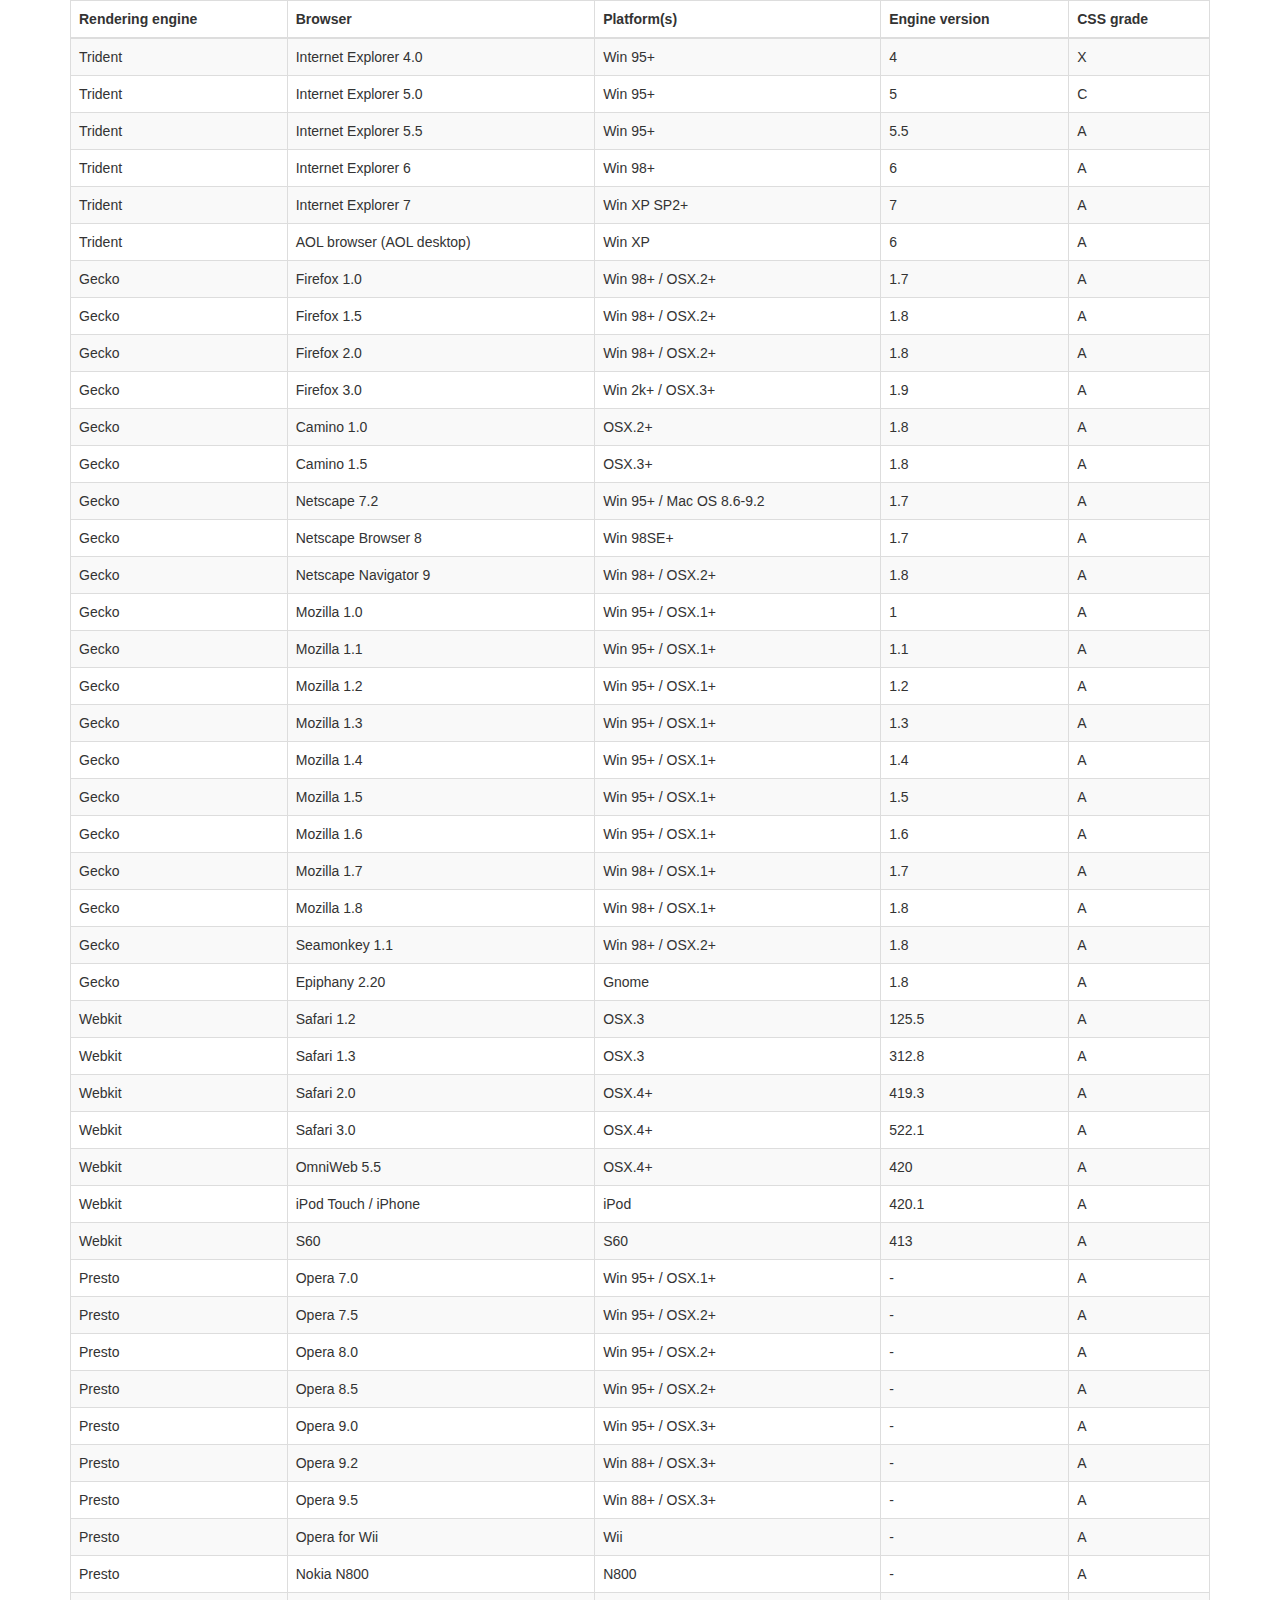
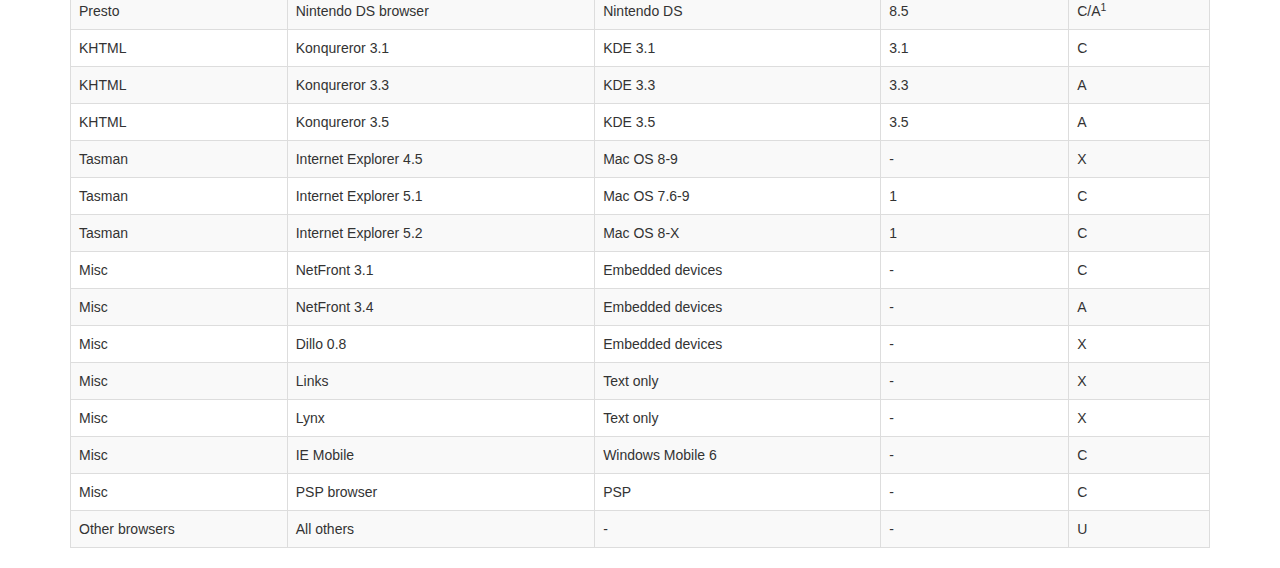
<file: feeds/vendor/datatables-plugins/index.html>
<!DOCTYPE HTML PUBLIC "-//W3C//DTD HTML 4.01//EN" "http://www.w3.org/TR/html4/strict.dtd">
<html>
	<head>
		<meta http-equiv="content-type" content="text/html; charset=utf-8" />
		
		<title>DataTables Bootstrap 3 example</title>

		<link rel="stylesheet" type="text/css" href="//maxcdn.bootstrapcdn.com/bootstrap/3.3.0/css/bootstrap.min.css">
		<link rel="stylesheet" type="text/css" href="dataTables.bootstrap.css">

		<script type="text/javascript" language="javascript" src="//code.jquery.com/jquery-1.11.1.min.js"></script>
		<script type="text/javascript" language="javascript" src="//cdn.datatables.net/1.10.3/js/jquery.dataTables.min.js"></script>
		<script type="text/javascript" language="javascript" src="dataTables.bootstrap.js"></script>
		<script type="text/javascript" charset="utf-8">
			$(document).ready(function() {
				$('#example').dataTable();
			} );
		</script>
	</head>
	<body>
		<div class="container">
			
<table cellpadding="0" cellspacing="0" border="0" class="table table-striped table-bordered" id="example">
	<thead>
		<tr>
			<th>Rendering engine</th>
			<th>Browser</th>
			<th>Platform(s)</th>
			<th>Engine version</th>
			<th>CSS grade</th>
		</tr>
	</thead>
	<tbody>
		<tr class="odd gradeX">
			<td>Trident</td>
			<td>Internet
				 Explorer 4.0</td>
			<td>Win 95+</td>
			<td class="center"> 4</td>
			<td class="center">X</td>
		</tr>
		<tr class="even gradeC">
			<td>Trident</td>
			<td>Internet
				 Explorer 5.0</td>
			<td>Win 95+</td>
			<td class="center">5</td>
			<td class="center">C</td>
		</tr>
		<tr class="odd gradeA">
			<td>Trident</td>
			<td>Internet
				 Explorer 5.5</td>
			<td>Win 95+</td>
			<td class="center">5.5</td>
			<td class="center">A</td>
		</tr>
		<tr class="even gradeA">
			<td>Trident</td>
			<td>Internet
				 Explorer 6</td>
			<td>Win 98+</td>
			<td class="center">6</td>
			<td class="center">A</td>
		</tr>
		<tr class="odd gradeA">
			<td>Trident</td>
			<td>Internet Explorer 7</td>
			<td>Win XP SP2+</td>
			<td class="center">7</td>
			<td class="center">A</td>
		</tr>
		<tr class="even gradeA">
			<td>Trident</td>
			<td>AOL browser (AOL desktop)</td>
			<td>Win XP</td>
			<td class="center">6</td>
			<td class="center">A</td>
		</tr>
		<tr class="gradeA">
			<td>Gecko</td>
			<td>Firefox 1.0</td>
			<td>Win 98+ / OSX.2+</td>
			<td class="center">1.7</td>
			<td class="center">A</td>
		</tr>
		<tr class="gradeA">
			<td>Gecko</td>
			<td>Firefox 1.5</td>
			<td>Win 98+ / OSX.2+</td>
			<td class="center">1.8</td>
			<td class="center">A</td>
		</tr>
		<tr class="gradeA">
			<td>Gecko</td>
			<td>Firefox 2.0</td>
			<td>Win 98+ / OSX.2+</td>
			<td class="center">1.8</td>
			<td class="center">A</td>
		</tr>
		<tr class="gradeA">
			<td>Gecko</td>
			<td>Firefox 3.0</td>
			<td>Win 2k+ / OSX.3+</td>
			<td class="center">1.9</td>
			<td class="center">A</td>
		</tr>
		<tr class="gradeA">
			<td>Gecko</td>
			<td>Camino 1.0</td>
			<td>OSX.2+</td>
			<td class="center">1.8</td>
			<td class="center">A</td>
		</tr>
		<tr class="gradeA">
			<td>Gecko</td>
			<td>Camino 1.5</td>
			<td>OSX.3+</td>
			<td class="center">1.8</td>
			<td class="center">A</td>
		</tr>
		<tr class="gradeA">
			<td>Gecko</td>
			<td>Netscape 7.2</td>
			<td>Win 95+ / Mac OS 8.6-9.2</td>
			<td class="center">1.7</td>
			<td class="center">A</td>
		</tr>
		<tr class="gradeA">
			<td>Gecko</td>
			<td>Netscape Browser 8</td>
			<td>Win 98SE+</td>
			<td class="center">1.7</td>
			<td class="center">A</td>
		</tr>
		<tr class="gradeA">
			<td>Gecko</td>
			<td>Netscape Navigator 9</td>
			<td>Win 98+ / OSX.2+</td>
			<td class="center">1.8</td>
			<td class="center">A</td>
		</tr>
		<tr class="gradeA">
			<td>Gecko</td>
			<td>Mozilla 1.0</td>
			<td>Win 95+ / OSX.1+</td>
			<td class="center">1</td>
			<td class="center">A</td>
		</tr>
		<tr class="gradeA">
			<td>Gecko</td>
			<td>Mozilla 1.1</td>
			<td>Win 95+ / OSX.1+</td>
			<td class="center">1.1</td>
			<td class="center">A</td>
		</tr>
		<tr class="gradeA">
			<td>Gecko</td>
			<td>Mozilla 1.2</td>
			<td>Win 95+ / OSX.1+</td>
			<td class="center">1.2</td>
			<td class="center">A</td>
		</tr>
		<tr class="gradeA">
			<td>Gecko</td>
			<td>Mozilla 1.3</td>
			<td>Win 95+ / OSX.1+</td>
			<td class="center">1.3</td>
			<td class="center">A</td>
		</tr>
		<tr class="gradeA">
			<td>Gecko</td>
			<td>Mozilla 1.4</td>
			<td>Win 95+ / OSX.1+</td>
			<td class="center">1.4</td>
			<td class="center">A</td>
		</tr>
		<tr class="gradeA">
			<td>Gecko</td>
			<td>Mozilla 1.5</td>
			<td>Win 95+ / OSX.1+</td>
			<td class="center">1.5</td>
			<td class="center">A</td>
		</tr>
		<tr class="gradeA">
			<td>Gecko</td>
			<td>Mozilla 1.6</td>
			<td>Win 95+ / OSX.1+</td>
			<td class="center">1.6</td>
			<td class="center">A</td>
		</tr>
		<tr class="gradeA">
			<td>Gecko</td>
			<td>Mozilla 1.7</td>
			<td>Win 98+ / OSX.1+</td>
			<td class="center">1.7</td>
			<td class="center">A</td>
		</tr>
		<tr class="gradeA">
			<td>Gecko</td>
			<td>Mozilla 1.8</td>
			<td>Win 98+ / OSX.1+</td>
			<td class="center">1.8</td>
			<td class="center">A</td>
		</tr>
		<tr class="gradeA">
			<td>Gecko</td>
			<td>Seamonkey 1.1</td>
			<td>Win 98+ / OSX.2+</td>
			<td class="center">1.8</td>
			<td class="center">A</td>
		</tr>
		<tr class="gradeA">
			<td>Gecko</td>
			<td>Epiphany 2.20</td>
			<td>Gnome</td>
			<td class="center">1.8</td>
			<td class="center">A</td>
		</tr>
		<tr class="gradeA">
			<td>Webkit</td>
			<td>Safari 1.2</td>
			<td>OSX.3</td>
			<td class="center">125.5</td>
			<td class="center">A</td>
		</tr>
		<tr class="gradeA">
			<td>Webkit</td>
			<td>Safari 1.3</td>
			<td>OSX.3</td>
			<td class="center">312.8</td>
			<td class="center">A</td>
		</tr>
		<tr class="gradeA">
			<td>Webkit</td>
			<td>Safari 2.0</td>
			<td>OSX.4+</td>
			<td class="center">419.3</td>
			<td class="center">A</td>
		</tr>
		<tr class="gradeA">
			<td>Webkit</td>
			<td>Safari 3.0</td>
			<td>OSX.4+</td>
			<td class="center">522.1</td>
			<td class="center">A</td>
		</tr>
		<tr class="gradeA">
			<td>Webkit</td>
			<td>OmniWeb 5.5</td>
			<td>OSX.4+</td>
			<td class="center">420</td>
			<td class="center">A</td>
		</tr>
		<tr class="gradeA">
			<td>Webkit</td>
			<td>iPod Touch / iPhone</td>
			<td>iPod</td>
			<td class="center">420.1</td>
			<td class="center">A</td>
		</tr>
		<tr class="gradeA">
			<td>Webkit</td>
			<td>S60</td>
			<td>S60</td>
			<td class="center">413</td>
			<td class="center">A</td>
		</tr>
		<tr class="gradeA">
			<td>Presto</td>
			<td>Opera 7.0</td>
			<td>Win 95+ / OSX.1+</td>
			<td class="center">-</td>
			<td class="center">A</td>
		</tr>
		<tr class="gradeA">
			<td>Presto</td>
			<td>Opera 7.5</td>
			<td>Win 95+ / OSX.2+</td>
			<td class="center">-</td>
			<td class="center">A</td>
		</tr>
		<tr class="gradeA">
			<td>Presto</td>
			<td>Opera 8.0</td>
			<td>Win 95+ / OSX.2+</td>
			<td class="center">-</td>
			<td class="center">A</td>
		</tr>
		<tr class="gradeA">
			<td>Presto</td>
			<td>Opera 8.5</td>
			<td>Win 95+ / OSX.2+</td>
			<td class="center">-</td>
			<td class="center">A</td>
		</tr>
		<tr class="gradeA">
			<td>Presto</td>
			<td>Opera 9.0</td>
			<td>Win 95+ / OSX.3+</td>
			<td class="center">-</td>
			<td class="center">A</td>
		</tr>
		<tr class="gradeA">
			<td>Presto</td>
			<td>Opera 9.2</td>
			<td>Win 88+ / OSX.3+</td>
			<td class="center">-</td>
			<td class="center">A</td>
		</tr>
		<tr class="gradeA">
			<td>Presto</td>
			<td>Opera 9.5</td>
			<td>Win 88+ / OSX.3+</td>
			<td class="center">-</td>
			<td class="center">A</td>
		</tr>
		<tr class="gradeA">
			<td>Presto</td>
			<td>Opera for Wii</td>
			<td>Wii</td>
			<td class="center">-</td>
			<td class="center">A</td>
		</tr>
		<tr class="gradeA">
			<td>Presto</td>
			<td>Nokia N800</td>
			<td>N800</td>
			<td class="center">-</td>
			<td class="center">A</td>
		</tr>
		<tr class="gradeA">
			<td>Presto</td>
			<td>Nintendo DS browser</td>
			<td>Nintendo DS</td>
			<td class="center">8.5</td>
			<td class="center">C/A<sup>1</sup></td>
		</tr>
		<tr class="gradeC">
			<td>KHTML</td>
			<td>Konqureror 3.1</td>
			<td>KDE 3.1</td>
			<td class="center">3.1</td>
			<td class="center">C</td>
		</tr>
		<tr class="gradeA">
			<td>KHTML</td>
			<td>Konqureror 3.3</td>
			<td>KDE 3.3</td>
			<td class="center">3.3</td>
			<td class="center">A</td>
		</tr>
		<tr class="gradeA">
			<td>KHTML</td>
			<td>Konqureror 3.5</td>
			<td>KDE 3.5</td>
			<td class="center">3.5</td>
			<td class="center">A</td>
		</tr>
		<tr class="gradeX">
			<td>Tasman</td>
			<td>Internet Explorer 4.5</td>
			<td>Mac OS 8-9</td>
			<td class="center">-</td>
			<td class="center">X</td>
		</tr>
		<tr class="gradeC">
			<td>Tasman</td>
			<td>Internet Explorer 5.1</td>
			<td>Mac OS 7.6-9</td>
			<td class="center">1</td>
			<td class="center">C</td>
		</tr>
		<tr class="gradeC">
			<td>Tasman</td>
			<td>Internet Explorer 5.2</td>
			<td>Mac OS 8-X</td>
			<td class="center">1</td>
			<td class="center">C</td>
		</tr>
		<tr class="gradeA">
			<td>Misc</td>
			<td>NetFront 3.1</td>
			<td>Embedded devices</td>
			<td class="center">-</td>
			<td class="center">C</td>
		</tr>
		<tr class="gradeA">
			<td>Misc</td>
			<td>NetFront 3.4</td>
			<td>Embedded devices</td>
			<td class="center">-</td>
			<td class="center">A</td>
		</tr>
		<tr class="gradeX">
			<td>Misc</td>
			<td>Dillo 0.8</td>
			<td>Embedded devices</td>
			<td class="center">-</td>
			<td class="center">X</td>
		</tr>
		<tr class="gradeX">
			<td>Misc</td>
			<td>Links</td>
			<td>Text only</td>
			<td class="center">-</td>
			<td class="center">X</td>
		</tr>
		<tr class="gradeX">
			<td>Misc</td>
			<td>Lynx</td>
			<td>Text only</td>
			<td class="center">-</td>
			<td class="center">X</td>
		</tr>
		<tr class="gradeC">
			<td>Misc</td>
			<td>IE Mobile</td>
			<td>Windows Mobile 6</td>
			<td class="center">-</td>
			<td class="center">C</td>
		</tr>
		<tr class="gradeC">
			<td>Misc</td>
			<td>PSP browser</td>
			<td>PSP</td>
			<td class="center">-</td>
			<td class="center">C</td>
		</tr>
		<tr class="gradeU">
			<td>Other browsers</td>
			<td>All others</td>
			<td>-</td>
			<td class="center">-</td>
			<td class="center">U</td>
		</tr>
	</tbody>
</table>
			
		</div>
	</body>
</html>
</file>
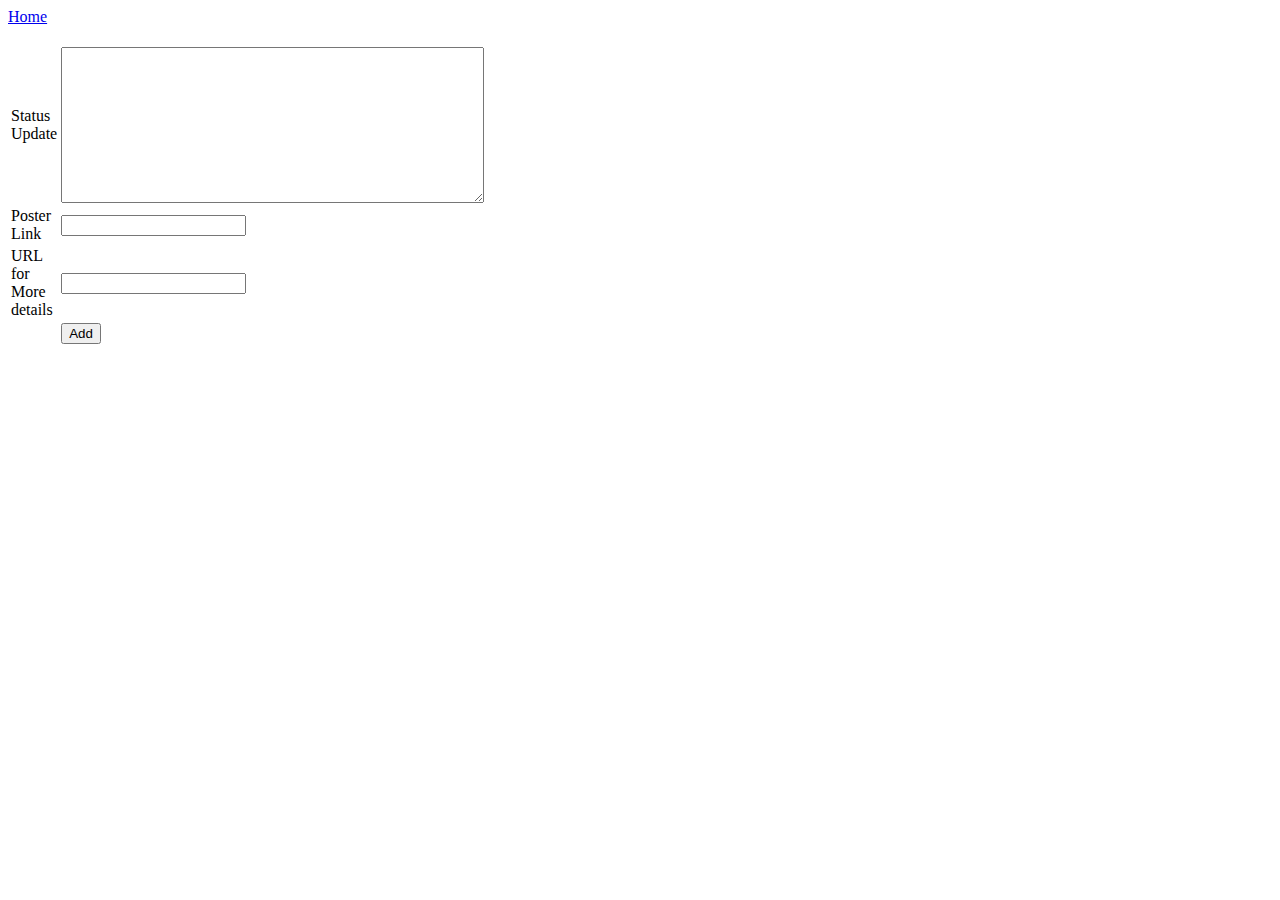
<file: feeds/pages/add.html>
<html>
<head>
	<title>Add Data</title>
</head>

<body>
	<a href="index.php">Home</a>
	<br/><br/>

	<form action="add.php" method="post" name="form1">
		<table width="25%" border="0">
			<tr> 
				<td>Status Update</td>
				<td><textarea cols="50" rows="10" name="status"></textarea></td>
			</tr>
			<tr> 
				<td>Poster Link</td>
				<td><input type="text" name="image"></td>
			</tr>
			<tr> 
				<td>URL for More details</td>
				<td><input type="text" name="url"></td>
			</tr>
			<tr> 
				<td></td>
				<td><input type="submit" name="Submit" value="Add"></td>
			</tr>
		</table>
	</form>
</body>
</html>
</file>
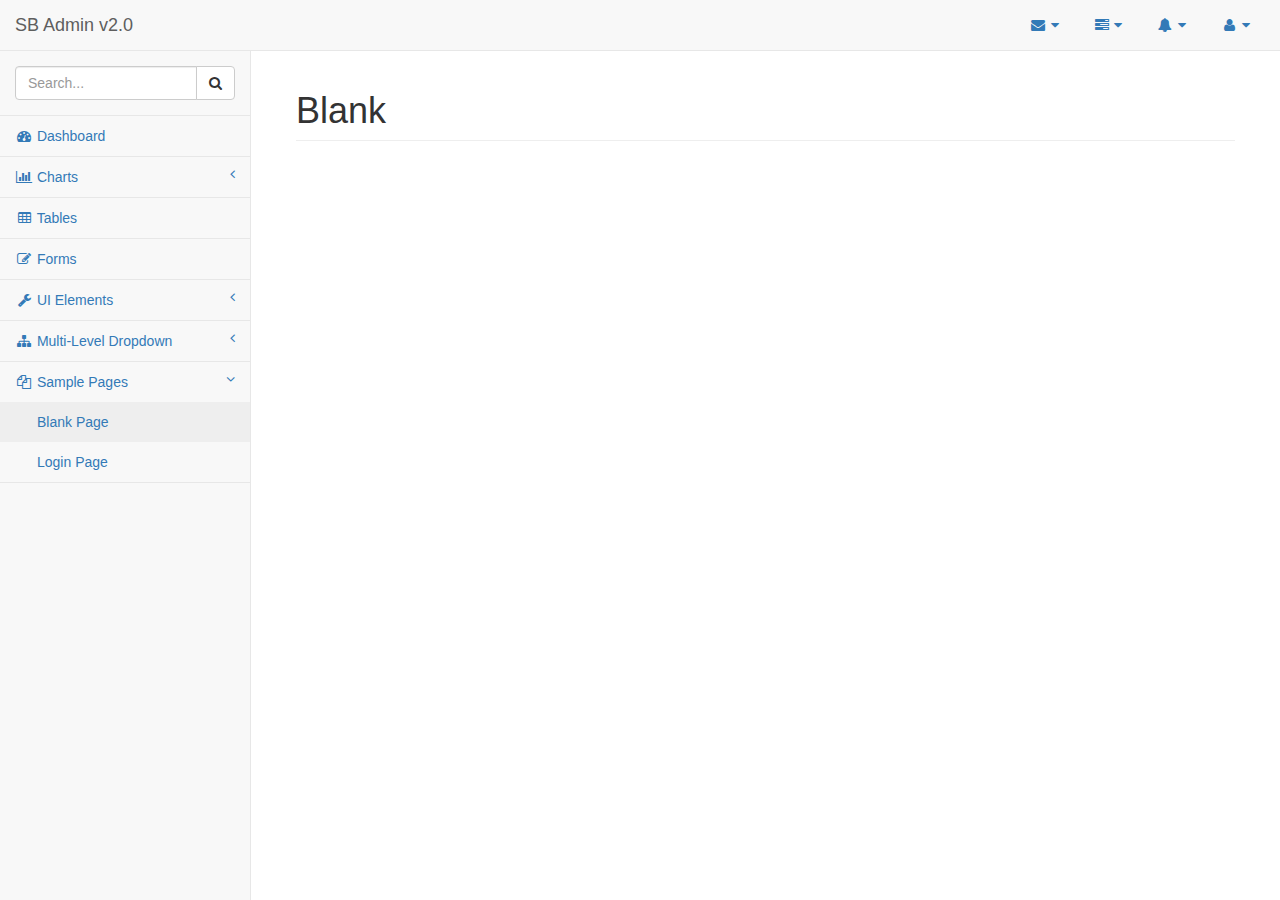
<file: feeds/pages/blank.html>
<!DOCTYPE html>
<html lang="en">

<head>

    <meta charset="utf-8">
    <meta http-equiv="X-UA-Compatible" content="IE=edge">
    <meta name="viewport" content="width=device-width, initial-scale=1">
    <meta name="description" content="">
    <meta name="author" content="">

    <title>SB Admin 2 - Bootstrap Admin Theme</title>

    <!-- Bootstrap Core CSS -->
    <link href="../vendor/bootstrap/css/bootstrap.min.css" rel="stylesheet">

    <!-- MetisMenu CSS -->
    <link href="../vendor/metisMenu/metisMenu.min.css" rel="stylesheet">

    <!-- Custom CSS -->
    <link href="../dist/css/sb-admin-2.css" rel="stylesheet">

    <!-- Custom Fonts -->
    <link href="../vendor/font-awesome/css/font-awesome.min.css" rel="stylesheet" type="text/css">

    <!-- HTML5 Shim and Respond.js IE8 support of HTML5 elements and media queries -->
    <!-- WARNING: Respond.js doesn't work if you view the page via file:// -->
    <!--[if lt IE 9]>
        <script src="https://oss.maxcdn.com/libs/html5shiv/3.7.0/html5shiv.js"></script>
        <script src="https://oss.maxcdn.com/libs/respond.js/1.4.2/respond.min.js"></script>
    <![endif]-->

</head>

<body>

    <div id="wrapper">

        <!-- Navigation -->
        <nav class="navbar navbar-default navbar-static-top" role="navigation" style="margin-bottom: 0">
            <div class="navbar-header">
                <button type="button" class="navbar-toggle" data-toggle="collapse" data-target=".navbar-collapse">
                    <span class="sr-only">Toggle navigation</span>
                    <span class="icon-bar"></span>
                    <span class="icon-bar"></span>
                    <span class="icon-bar"></span>
                </button>
                <a class="navbar-brand" href="index.html">SB Admin v2.0</a>
            </div>
            <!-- /.navbar-header -->

            <ul class="nav navbar-top-links navbar-right">
                <li class="dropdown">
                    <a class="dropdown-toggle" data-toggle="dropdown" href="#">
                        <i class="fa fa-envelope fa-fw"></i> <i class="fa fa-caret-down"></i>
                    </a>
                    <ul class="dropdown-menu dropdown-messages">
                        <li>
                            <a href="#">
                                <div>
                                    <strong>John Smith</strong>
                                    <span class="pull-right text-muted">
                                        <em>Yesterday</em>
                                    </span>
                                </div>
                                <div>Lorem ipsum dolor sit amet, consectetur adipiscing elit. Pellentesque eleifend...</div>
                            </a>
                        </li>
                        <li class="divider"></li>
                        <li>
                            <a href="#">
                                <div>
                                    <strong>John Smith</strong>
                                    <span class="pull-right text-muted">
                                        <em>Yesterday</em>
                                    </span>
                                </div>
                                <div>Lorem ipsum dolor sit amet, consectetur adipiscing elit. Pellentesque eleifend...</div>
                            </a>
                        </li>
                        <li class="divider"></li>
                        <li>
                            <a href="#">
                                <div>
                                    <strong>John Smith</strong>
                                    <span class="pull-right text-muted">
                                        <em>Yesterday</em>
                                    </span>
                                </div>
                                <div>Lorem ipsum dolor sit amet, consectetur adipiscing elit. Pellentesque eleifend...</div>
                            </a>
                        </li>
                        <li class="divider"></li>
                        <li>
                            <a class="text-center" href="#">
                                <strong>Read All Messages</strong>
                                <i class="fa fa-angle-right"></i>
                            </a>
                        </li>
                    </ul>
                    <!-- /.dropdown-messages -->
                </li>
                <!-- /.dropdown -->
                <li class="dropdown">
                    <a class="dropdown-toggle" data-toggle="dropdown" href="#">
                        <i class="fa fa-tasks fa-fw"></i> <i class="fa fa-caret-down"></i>
                    </a>
                    <ul class="dropdown-menu dropdown-tasks">
                        <li>
                            <a href="#">
                                <div>
                                    <p>
                                        <strong>Task 1</strong>
                                        <span class="pull-right text-muted">40% Complete</span>
                                    </p>
                                    <div class="progress progress-striped active">
                                        <div class="progress-bar progress-bar-success" role="progressbar" aria-valuenow="40" aria-valuemin="0" aria-valuemax="100" style="width: 40%">
                                            <span class="sr-only">40% Complete (success)</span>
                                        </div>
                                    </div>
                                </div>
                            </a>
                        </li>
                        <li class="divider"></li>
                        <li>
                            <a href="#">
                                <div>
                                    <p>
                                        <strong>Task 2</strong>
                                        <span class="pull-right text-muted">20% Complete</span>
                                    </p>
                                    <div class="progress progress-striped active">
                                        <div class="progress-bar progress-bar-info" role="progressbar" aria-valuenow="20" aria-valuemin="0" aria-valuemax="100" style="width: 20%">
                                            <span class="sr-only">20% Complete</span>
                                        </div>
                                    </div>
                                </div>
                            </a>
                        </li>
                        <li class="divider"></li>
                        <li>
                            <a href="#">
                                <div>
                                    <p>
                                        <strong>Task 3</strong>
                                        <span class="pull-right text-muted">60% Complete</span>
                                    </p>
                                    <div class="progress progress-striped active">
                                        <div class="progress-bar progress-bar-warning" role="progressbar" aria-valuenow="60" aria-valuemin="0" aria-valuemax="100" style="width: 60%">
                                            <span class="sr-only">60% Complete (warning)</span>
                                        </div>
                                    </div>
                                </div>
                            </a>
                        </li>
                        <li class="divider"></li>
                        <li>
                            <a href="#">
                                <div>
                                    <p>
                                        <strong>Task 4</strong>
                                        <span class="pull-right text-muted">80% Complete</span>
                                    </p>
                                    <div class="progress progress-striped active">
                                        <div class="progress-bar progress-bar-danger" role="progressbar" aria-valuenow="80" aria-valuemin="0" aria-valuemax="100" style="width: 80%">
                                            <span class="sr-only">80% Complete (danger)</span>
                                        </div>
                                    </div>
                                </div>
                            </a>
                        </li>
                        <li class="divider"></li>
                        <li>
                            <a class="text-center" href="#">
                                <strong>See All Tasks</strong>
                                <i class="fa fa-angle-right"></i>
                            </a>
                        </li>
                    </ul>
                    <!-- /.dropdown-tasks -->
                </li>
                <!-- /.dropdown -->
                <li class="dropdown">
                    <a class="dropdown-toggle" data-toggle="dropdown" href="#">
                        <i class="fa fa-bell fa-fw"></i> <i class="fa fa-caret-down"></i>
                    </a>
                    <ul class="dropdown-menu dropdown-alerts">
                        <li>
                            <a href="#">
                                <div>
                                    <i class="fa fa-comment fa-fw"></i> New Comment
                                    <span class="pull-right text-muted small">4 minutes ago</span>
                                </div>
                            </a>
                        </li>
                        <li class="divider"></li>
                        <li>
                            <a href="#">
                                <div>
                                    <i class="fa fa-twitter fa-fw"></i> 3 New Followers
                                    <span class="pull-right text-muted small">12 minutes ago</span>
                                </div>
                            </a>
                        </li>
                        <li class="divider"></li>
                        <li>
                            <a href="#">
                                <div>
                                    <i class="fa fa-envelope fa-fw"></i> Message Sent
                                    <span class="pull-right text-muted small">4 minutes ago</span>
                                </div>
                            </a>
                        </li>
                        <li class="divider"></li>
                        <li>
                            <a href="#">
                                <div>
                                    <i class="fa fa-tasks fa-fw"></i> New Task
                                    <span class="pull-right text-muted small">4 minutes ago</span>
                                </div>
                            </a>
                        </li>
                        <li class="divider"></li>
                        <li>
                            <a href="#">
                                <div>
                                    <i class="fa fa-upload fa-fw"></i> Server Rebooted
                                    <span class="pull-right text-muted small">4 minutes ago</span>
                                </div>
                            </a>
                        </li>
                        <li class="divider"></li>
                        <li>
                            <a class="text-center" href="#">
                                <strong>See All Alerts</strong>
                                <i class="fa fa-angle-right"></i>
                            </a>
                        </li>
                    </ul>
                    <!-- /.dropdown-alerts -->
                </li>
                <!-- /.dropdown -->
                <li class="dropdown">
                    <a class="dropdown-toggle" data-toggle="dropdown" href="#">
                        <i class="fa fa-user fa-fw"></i> <i class="fa fa-caret-down"></i>
                    </a>
                    <ul class="dropdown-menu dropdown-user">
                        <li><a href="#"><i class="fa fa-user fa-fw"></i> User Profile</a>
                        </li>
                        <li><a href="#"><i class="fa fa-gear fa-fw"></i> Settings</a>
                        </li>
                        <li class="divider"></li>
                        <li><a href="login.html"><i class="fa fa-sign-out fa-fw"></i> Logout</a>
                        </li>
                    </ul>
                    <!-- /.dropdown-user -->
                </li>
                <!-- /.dropdown -->
            </ul>
            <!-- /.navbar-top-links -->

            <div class="navbar-default sidebar" role="navigation">
                <div class="sidebar-nav navbar-collapse">
                    <ul class="nav" id="side-menu">
                        <li class="sidebar-search">
                            <div class="input-group custom-search-form">
                                <input type="text" class="form-control" placeholder="Search...">
                                <span class="input-group-btn">
                                    <button class="btn btn-default" type="button">
                                        <i class="fa fa-search"></i>
                                    </button>
                                </span>
                            </div>
                            <!-- /input-group -->
                        </li>
                        <li>
                            <a href="index.html"><i class="fa fa-dashboard fa-fw"></i> Dashboard</a>
                        </li>
                        <li>
                            <a href="#"><i class="fa fa-bar-chart-o fa-fw"></i> Charts<span class="fa arrow"></span></a>
                            <ul class="nav nav-second-level">
                                <li>
                                    <a href="flot.html">Flot Charts</a>
                                </li>
                                <li>
                                    <a href="morris.html">Morris.js Charts</a>
                                </li>
                            </ul>
                            <!-- /.nav-second-level -->
                        </li>
                        <li>
                            <a href="tables.html"><i class="fa fa-table fa-fw"></i> Tables</a>
                        </li>
                        <li>
                            <a href="forms.html"><i class="fa fa-edit fa-fw"></i> Forms</a>
                        </li>
                        <li>
                            <a href="#"><i class="fa fa-wrench fa-fw"></i> UI Elements<span class="fa arrow"></span></a>
                            <ul class="nav nav-second-level">
                                <li>
                                    <a href="panels-wells.html">Panels and Wells</a>
                                </li>
                                <li>
                                    <a href="buttons.html">Buttons</a>
                                </li>
                                <li>
                                    <a href="notifications.html">Notifications</a>
                                </li>
                                <li>
                                    <a href="typography.html">Typography</a>
                                </li>
                                <li>
                                    <a href="icons.html"> Icons</a>
                                </li>
                                <li>
                                    <a href="grid.html">Grid</a>
                                </li>
                            </ul>
                            <!-- /.nav-second-level -->
                        </li>
                        <li>
                            <a href="#"><i class="fa fa-sitemap fa-fw"></i> Multi-Level Dropdown<span class="fa arrow"></span></a>
                            <ul class="nav nav-second-level">
                                <li>
                                    <a href="#">Second Level Item</a>
                                </li>
                                <li>
                                    <a href="#">Second Level Item</a>
                                </li>
                                <li>
                                    <a href="#">Third Level <span class="fa arrow"></span></a>
                                    <ul class="nav nav-third-level">
                                        <li>
                                            <a href="#">Third Level Item</a>
                                        </li>
                                        <li>
                                            <a href="#">Third Level Item</a>
                                        </li>
                                        <li>
                                            <a href="#">Third Level Item</a>
                                        </li>
                                        <li>
                                            <a href="#">Third Level Item</a>
                                        </li>
                                    </ul>
                                    <!-- /.nav-third-level -->
                                </li>
                            </ul>
                            <!-- /.nav-second-level -->
                        </li>
                        <li class="active">
                            <a href="#"><i class="fa fa-files-o fa-fw"></i> Sample Pages<span class="fa arrow"></span></a>
                            <ul class="nav nav-second-level">
                                <li>
                                    <a class="active" href="blank.html">Blank Page</a>
                                </li>
                                <li>
                                    <a href="login.html">Login Page</a>
                                </li>
                            </ul>
                            <!-- /.nav-second-level -->
                        </li>
                    </ul>
                </div>
                <!-- /.sidebar-collapse -->
            </div>
            <!-- /.navbar-static-side -->
        </nav>

        <!-- Page Content -->
        <div id="page-wrapper">
            <div class="container-fluid">
                <div class="row">
                    <div class="col-lg-12">
                        <h1 class="page-header">Blank</h1>
                    </div>
                    <!-- /.col-lg-12 -->
                </div>
                <!-- /.row -->
            </div>
            <!-- /.container-fluid -->
        </div>
        <!-- /#page-wrapper -->

    </div>
    <!-- /#wrapper -->

    <!-- jQuery -->
    <script src="../vendor/jquery/jquery.min.js"></script>

    <!-- Bootstrap Core JavaScript -->
    <script src="../vendor/bootstrap/js/bootstrap.min.js"></script>

    <!-- Metis Menu Plugin JavaScript -->
    <script src="../vendor/metisMenu/metisMenu.min.js"></script>

    <!-- Custom Theme JavaScript -->
    <script src="../dist/js/sb-admin-2.js"></script>

</body>

</html>
</file>
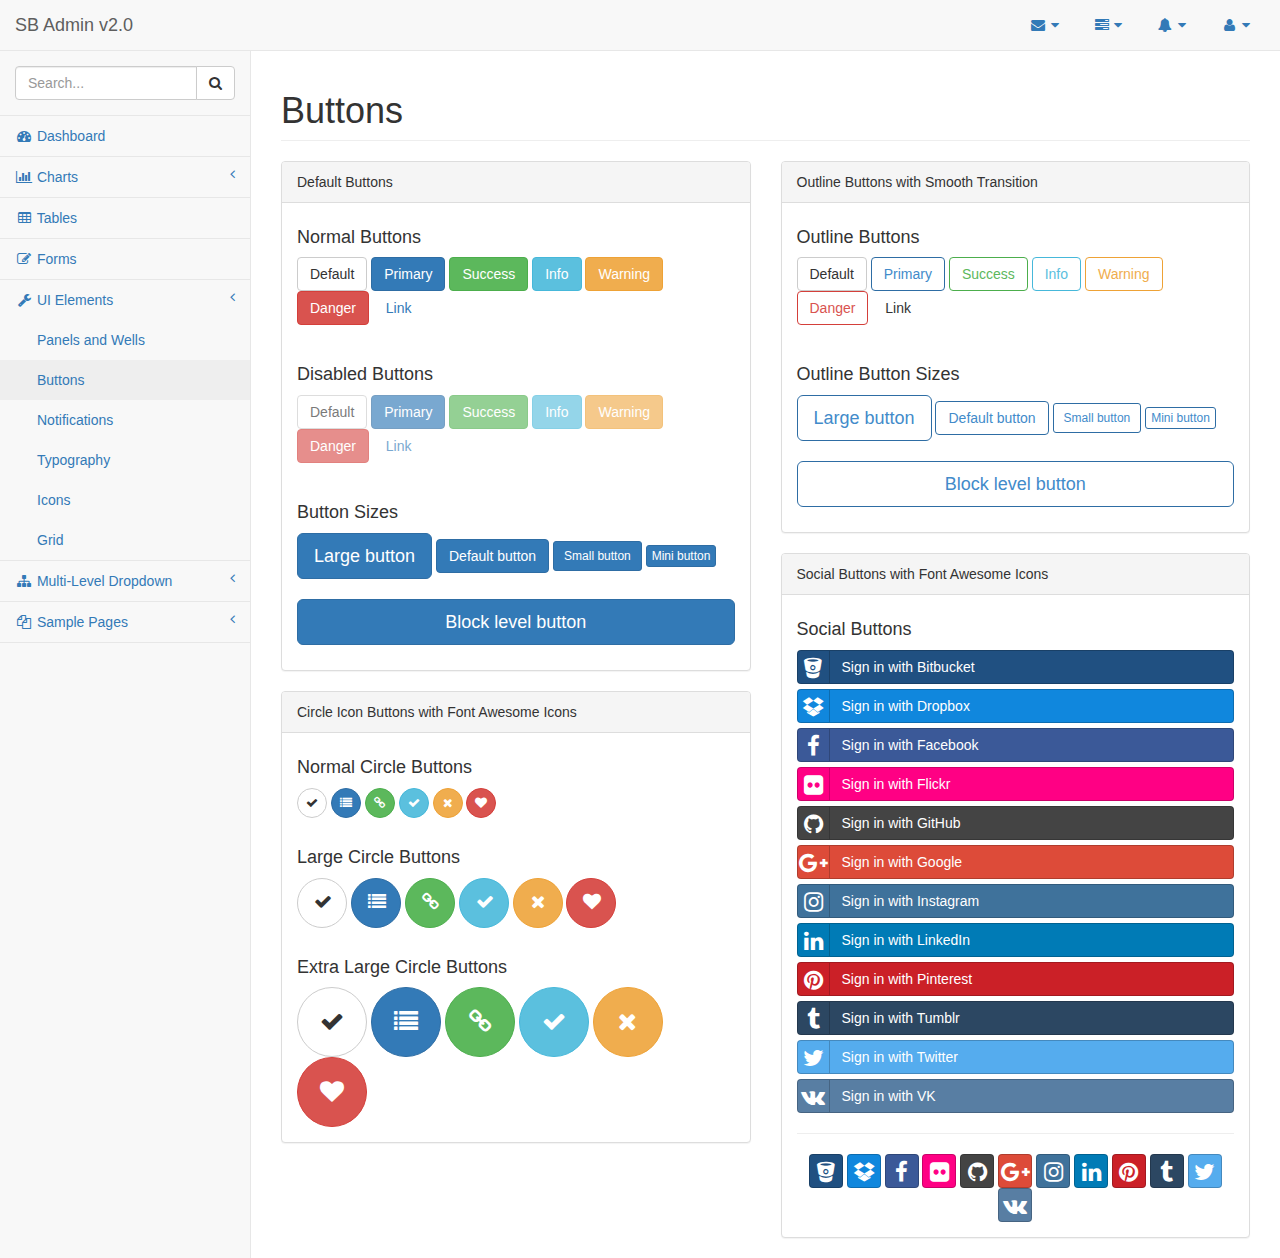
<file: feeds/pages/buttons.html>
<!DOCTYPE html>
<html lang="en">

<head>

    <meta charset="utf-8">
    <meta http-equiv="X-UA-Compatible" content="IE=edge">
    <meta name="viewport" content="width=device-width, initial-scale=1">
    <meta name="description" content="">
    <meta name="author" content="">

    <title>SB Admin 2 - Bootstrap Admin Theme</title>

    <!-- Bootstrap Core CSS -->
    <link href="../vendor/bootstrap/css/bootstrap.min.css" rel="stylesheet">

    <!-- MetisMenu CSS -->
    <link href="../vendor/metisMenu/metisMenu.min.css" rel="stylesheet">

    <!-- Social Buttons CSS -->
    <link href="../vendor/bootstrap-social/bootstrap-social.css" rel="stylesheet">

    <!-- Custom CSS -->
    <link href="../dist/css/sb-admin-2.css" rel="stylesheet">

    <!-- Custom Fonts -->
    <link href="../vendor/font-awesome/css/font-awesome.min.css" rel="stylesheet" type="text/css">

    <!-- HTML5 Shim and Respond.js IE8 support of HTML5 elements and media queries -->
    <!-- WARNING: Respond.js doesn't work if you view the page via file:// -->
    <!--[if lt IE 9]>
        <script src="https://oss.maxcdn.com/libs/html5shiv/3.7.0/html5shiv.js"></script>
        <script src="https://oss.maxcdn.com/libs/respond.js/1.4.2/respond.min.js"></script>
    <![endif]-->

</head>

<body>

    <div id="wrapper">

        <!-- Navigation -->
        <nav class="navbar navbar-default navbar-static-top" role="navigation" style="margin-bottom: 0">
            <div class="navbar-header">
                <button type="button" class="navbar-toggle" data-toggle="collapse" data-target=".navbar-collapse">
                    <span class="sr-only">Toggle navigation</span>
                    <span class="icon-bar"></span>
                    <span class="icon-bar"></span>
                    <span class="icon-bar"></span>
                </button>
                <a class="navbar-brand" href="index.html">SB Admin v2.0</a>
            </div>
            <!-- /.navbar-header -->

            <ul class="nav navbar-top-links navbar-right">
                <li class="dropdown">
                    <a class="dropdown-toggle" data-toggle="dropdown" href="#">
                        <i class="fa fa-envelope fa-fw"></i> <i class="fa fa-caret-down"></i>
                    </a>
                    <ul class="dropdown-menu dropdown-messages">
                        <li>
                            <a href="#">
                                <div>
                                    <strong>John Smith</strong>
                                    <span class="pull-right text-muted">
                                        <em>Yesterday</em>
                                    </span>
                                </div>
                                <div>Lorem ipsum dolor sit amet, consectetur adipiscing elit. Pellentesque eleifend...</div>
                            </a>
                        </li>
                        <li class="divider"></li>
                        <li>
                            <a href="#">
                                <div>
                                    <strong>John Smith</strong>
                                    <span class="pull-right text-muted">
                                        <em>Yesterday</em>
                                    </span>
                                </div>
                                <div>Lorem ipsum dolor sit amet, consectetur adipiscing elit. Pellentesque eleifend...</div>
                            </a>
                        </li>
                        <li class="divider"></li>
                        <li>
                            <a href="#">
                                <div>
                                    <strong>John Smith</strong>
                                    <span class="pull-right text-muted">
                                        <em>Yesterday</em>
                                    </span>
                                </div>
                                <div>Lorem ipsum dolor sit amet, consectetur adipiscing elit. Pellentesque eleifend...</div>
                            </a>
                        </li>
                        <li class="divider"></li>
                        <li>
                            <a class="text-center" href="#">
                                <strong>Read All Messages</strong>
                                <i class="fa fa-angle-right"></i>
                            </a>
                        </li>
                    </ul>
                    <!-- /.dropdown-messages -->
                </li>
                <!-- /.dropdown -->
                <li class="dropdown">
                    <a class="dropdown-toggle" data-toggle="dropdown" href="#">
                        <i class="fa fa-tasks fa-fw"></i> <i class="fa fa-caret-down"></i>
                    </a>
                    <ul class="dropdown-menu dropdown-tasks">
                        <li>
                            <a href="#">
                                <div>
                                    <p>
                                        <strong>Task 1</strong>
                                        <span class="pull-right text-muted">40% Complete</span>
                                    </p>
                                    <div class="progress progress-striped active">
                                        <div class="progress-bar progress-bar-success" role="progressbar" aria-valuenow="40" aria-valuemin="0" aria-valuemax="100" style="width: 40%">
                                            <span class="sr-only">40% Complete (success)</span>
                                        </div>
                                    </div>
                                </div>
                            </a>
                        </li>
                        <li class="divider"></li>
                        <li>
                            <a href="#">
                                <div>
                                    <p>
                                        <strong>Task 2</strong>
                                        <span class="pull-right text-muted">20% Complete</span>
                                    </p>
                                    <div class="progress progress-striped active">
                                        <div class="progress-bar progress-bar-info" role="progressbar" aria-valuenow="20" aria-valuemin="0" aria-valuemax="100" style="width: 20%">
                                            <span class="sr-only">20% Complete</span>
                                        </div>
                                    </div>
                                </div>
                            </a>
                        </li>
                        <li class="divider"></li>
                        <li>
                            <a href="#">
                                <div>
                                    <p>
                                        <strong>Task 3</strong>
                                        <span class="pull-right text-muted">60% Complete</span>
                                    </p>
                                    <div class="progress progress-striped active">
                                        <div class="progress-bar progress-bar-warning" role="progressbar" aria-valuenow="60" aria-valuemin="0" aria-valuemax="100" style="width: 60%">
                                            <span class="sr-only">60% Complete (warning)</span>
                                        </div>
                                    </div>
                                </div>
                            </a>
                        </li>
                        <li class="divider"></li>
                        <li>
                            <a href="#">
                                <div>
                                    <p>
                                        <strong>Task 4</strong>
                                        <span class="pull-right text-muted">80% Complete</span>
                                    </p>
                                    <div class="progress progress-striped active">
                                        <div class="progress-bar progress-bar-danger" role="progressbar" aria-valuenow="80" aria-valuemin="0" aria-valuemax="100" style="width: 80%">
                                            <span class="sr-only">80% Complete (danger)</span>
                                        </div>
                                    </div>
                                </div>
                            </a>
                        </li>
                        <li class="divider"></li>
                        <li>
                            <a class="text-center" href="#">
                                <strong>See All Tasks</strong>
                                <i class="fa fa-angle-right"></i>
                            </a>
                        </li>
                    </ul>
                    <!-- /.dropdown-tasks -->
                </li>
                <!-- /.dropdown -->
                <li class="dropdown">
                    <a class="dropdown-toggle" data-toggle="dropdown" href="#">
                        <i class="fa fa-bell fa-fw"></i> <i class="fa fa-caret-down"></i>
                    </a>
                    <ul class="dropdown-menu dropdown-alerts">
                        <li>
                            <a href="#">
                                <div>
                                    <i class="fa fa-comment fa-fw"></i> New Comment
                                    <span class="pull-right text-muted small">4 minutes ago</span>
                                </div>
                            </a>
                        </li>
                        <li class="divider"></li>
                        <li>
                            <a href="#">
                                <div>
                                    <i class="fa fa-twitter fa-fw"></i> 3 New Followers
                                    <span class="pull-right text-muted small">12 minutes ago</span>
                                </div>
                            </a>
                        </li>
                        <li class="divider"></li>
                        <li>
                            <a href="#">
                                <div>
                                    <i class="fa fa-envelope fa-fw"></i> Message Sent
                                    <span class="pull-right text-muted small">4 minutes ago</span>
                                </div>
                            </a>
                        </li>
                        <li class="divider"></li>
                        <li>
                            <a href="#">
                                <div>
                                    <i class="fa fa-tasks fa-fw"></i> New Task
                                    <span class="pull-right text-muted small">4 minutes ago</span>
                                </div>
                            </a>
                        </li>
                        <li class="divider"></li>
                        <li>
                            <a href="#">
                                <div>
                                    <i class="fa fa-upload fa-fw"></i> Server Rebooted
                                    <span class="pull-right text-muted small">4 minutes ago</span>
                                </div>
                            </a>
                        </li>
                        <li class="divider"></li>
                        <li>
                            <a class="text-center" href="#">
                                <strong>See All Alerts</strong>
                                <i class="fa fa-angle-right"></i>
                            </a>
                        </li>
                    </ul>
                    <!-- /.dropdown-alerts -->
                </li>
                <!-- /.dropdown -->
                <li class="dropdown">
                    <a class="dropdown-toggle" data-toggle="dropdown" href="#">
                        <i class="fa fa-user fa-fw"></i> <i class="fa fa-caret-down"></i>
                    </a>
                    <ul class="dropdown-menu dropdown-user">
                        <li><a href="#"><i class="fa fa-user fa-fw"></i> User Profile</a>
                        </li>
                        <li><a href="#"><i class="fa fa-gear fa-fw"></i> Settings</a>
                        </li>
                        <li class="divider"></li>
                        <li><a href="login.html"><i class="fa fa-sign-out fa-fw"></i> Logout</a>
                        </li>
                    </ul>
                    <!-- /.dropdown-user -->
                </li>
                <!-- /.dropdown -->
            </ul>
            <!-- /.navbar-top-links -->

            <div class="navbar-default sidebar" role="navigation">
                <div class="sidebar-nav navbar-collapse">
                    <ul class="nav" id="side-menu">
                        <li class="sidebar-search">
                            <div class="input-group custom-search-form">
                                <input type="text" class="form-control" placeholder="Search...">
                                <span class="input-group-btn">
                                <button class="btn btn-default" type="button">
                                    <i class="fa fa-search"></i>
                                </button>
                            </span>
                            </div>
                            <!-- /input-group -->
                        </li>
                        <li>
                            <a href="index.html"><i class="fa fa-dashboard fa-fw"></i> Dashboard</a>
                        </li>
                        <li>
                            <a href="#"><i class="fa fa-bar-chart-o fa-fw"></i> Charts<span class="fa arrow"></span></a>
                            <ul class="nav nav-second-level">
                                <li>
                                    <a href="flot.html">Flot Charts</a>
                                </li>
                                <li>
                                    <a href="morris.html">Morris.js Charts</a>
                                </li>
                            </ul>
                            <!-- /.nav-second-level -->
                        </li>
                        <li>
                            <a href="tables.html"><i class="fa fa-table fa-fw"></i> Tables</a>
                        </li>
                        <li>
                            <a href="forms.html"><i class="fa fa-edit fa-fw"></i> Forms</a>
                        </li>
                        <li>
                            <a href="#"><i class="fa fa-wrench fa-fw"></i> UI Elements<span class="fa arrow"></span></a>
                            <ul class="nav nav-second-level">
                                <li>
                                    <a href="panels-wells.html">Panels and Wells</a>
                                </li>
                                <li>
                                    <a href="buttons.html">Buttons</a>
                                </li>
                                <li>
                                    <a href="notifications.html">Notifications</a>
                                </li>
                                <li>
                                    <a href="typography.html">Typography</a>
                                </li>
                                <li>
                                    <a href="icons.html"> Icons</a>
                                </li>
                                <li>
                                    <a href="grid.html">Grid</a>
                                </li>
                            </ul>
                            <!-- /.nav-second-level -->
                        </li>
                        <li>
                            <a href="#"><i class="fa fa-sitemap fa-fw"></i> Multi-Level Dropdown<span class="fa arrow"></span></a>
                            <ul class="nav nav-second-level">
                                <li>
                                    <a href="#">Second Level Item</a>
                                </li>
                                <li>
                                    <a href="#">Second Level Item</a>
                                </li>
                                <li>
                                    <a href="#">Third Level <span class="fa arrow"></span></a>
                                    <ul class="nav nav-third-level">
                                        <li>
                                            <a href="#">Third Level Item</a>
                                        </li>
                                        <li>
                                            <a href="#">Third Level Item</a>
                                        </li>
                                        <li>
                                            <a href="#">Third Level Item</a>
                                        </li>
                                        <li>
                                            <a href="#">Third Level Item</a>
                                        </li>
                                    </ul>
                                    <!-- /.nav-third-level -->
                                </li>
                            </ul>
                            <!-- /.nav-second-level -->
                        </li>
                        <li>
                            <a href="#"><i class="fa fa-files-o fa-fw"></i> Sample Pages<span class="fa arrow"></span></a>
                            <ul class="nav nav-second-level">
                                <li>
                                    <a href="blank.html">Blank Page</a>
                                </li>
                                <li>
                                    <a href="login.html">Login Page</a>
                                </li>
                            </ul>
                            <!-- /.nav-second-level -->
                        </li>
                    </ul>
                </div>
                <!-- /.sidebar-collapse -->
            </div>
            <!-- /.navbar-static-side -->
        </nav>

        <!-- Page Content -->
        <div id="page-wrapper">
            <div class="row">
                <div class="col-lg-12">
                    <h1 class="page-header">Buttons</h1>
                </div>
                <!-- /.col-lg-12 -->
            </div>
            <!-- /.row -->
            <div class="row">
                <div class="col-lg-6">
                    <div class="panel panel-default">
                        <div class="panel-heading">
                            Default Buttons
                        </div>
                        <!-- /.panel-heading -->
                        <div class="panel-body">
                            <h4>Normal Buttons</h4>
                            <p>
                                <button type="button" class="btn btn-default">Default</button>
                                <button type="button" class="btn btn-primary">Primary</button>
                                <button type="button" class="btn btn-success">Success</button>
                                <button type="button" class="btn btn-info">Info</button>
                                <button type="button" class="btn btn-warning">Warning</button>
                                <button type="button" class="btn btn-danger">Danger</button>
                                <button type="button" class="btn btn-link">Link</button>
                            </p>
                            <br>
                            <h4>Disabled Buttons</h4>
                            <p>
                                <button type="button" class="btn btn-default disabled">Default</button>
                                <button type="button" class="btn btn-primary disabled">Primary</button>
                                <button type="button" class="btn btn-success disabled">Success</button>
                                <button type="button" class="btn btn-info disabled">Info</button>
                                <button type="button" class="btn btn-warning disabled">Warning</button>
                                <button type="button" class="btn btn-danger disabled">Danger</button>
                                <button type="button" class="btn btn-link disabled">Link</button>
                            </p>
                            <br>
                            <h4>Button Sizes</h4>
                            <p>
                                <button type="button" class="btn btn-primary btn-lg">Large button</button>
                                <button type="button" class="btn btn-primary">Default button</button>
                                <button type="button" class="btn btn-primary btn-sm">Small button</button>
                                <button type="button" class="btn btn-primary btn-xs">Mini button</button>
                                <br>
                                <br>
                                <button type="button" class="btn btn-primary btn-lg btn-block">Block level button</button>
                            </p>
                        </div>
                        <!-- /.panel-body -->
                    </div>
                    <!-- /.panel -->
                    <div class="panel panel-default">
                        <div class="panel-heading">
                            Circle Icon Buttons with Font Awesome Icons
                        </div>
                        <!-- /.panel-heading -->
                        <div class="panel-body">
                            <h4>Normal Circle Buttons</h4>
                            <button type="button" class="btn btn-default btn-circle"><i class="fa fa-check"></i>
                            </button>
                            <button type="button" class="btn btn-primary btn-circle"><i class="fa fa-list"></i>
                            </button>
                            <button type="button" class="btn btn-success btn-circle"><i class="fa fa-link"></i>
                            </button>
                            <button type="button" class="btn btn-info btn-circle"><i class="fa fa-check"></i>
                            </button>
                            <button type="button" class="btn btn-warning btn-circle"><i class="fa fa-times"></i>
                            </button>
                            <button type="button" class="btn btn-danger btn-circle"><i class="fa fa-heart"></i>
                            </button>
                            <br>
                            <br>
                            <h4>Large Circle Buttons</h4>
                            <button type="button" class="btn btn-default btn-circle btn-lg"><i class="fa fa-check"></i>
                            </button>
                            <button type="button" class="btn btn-primary btn-circle btn-lg"><i class="fa fa-list"></i>
                            </button>
                            <button type="button" class="btn btn-success btn-circle btn-lg"><i class="fa fa-link"></i>
                            </button>
                            <button type="button" class="btn btn-info btn-circle btn-lg"><i class="fa fa-check"></i>
                            </button>
                            <button type="button" class="btn btn-warning btn-circle btn-lg"><i class="fa fa-times"></i>
                            </button>
                            <button type="button" class="btn btn-danger btn-circle btn-lg"><i class="fa fa-heart"></i>
                            </button>
                            <br>
                            <br>
                            <h4>Extra Large Circle Buttons</h4>
                            <button type="button" class="btn btn-default btn-circle btn-xl"><i class="fa fa-check"></i>
                            </button>
                            <button type="button" class="btn btn-primary btn-circle btn-xl"><i class="fa fa-list"></i>
                            </button>
                            <button type="button" class="btn btn-success btn-circle btn-xl"><i class="fa fa-link"></i>
                            </button>
                            <button type="button" class="btn btn-info btn-circle btn-xl"><i class="fa fa-check"></i>
                            </button>
                            <button type="button" class="btn btn-warning btn-circle btn-xl"><i class="fa fa-times"></i>
                            </button>
                            <button type="button" class="btn btn-danger btn-circle btn-xl"><i class="fa fa-heart"></i>
                            </button>
                        </div>
                        <!-- /.panel-body -->
                    </div>
                    <!-- /.panel -->
                </div>
                <!-- /.col-lg-6 -->
                <div class="col-lg-6">
                    <div class="panel panel-default">
                        <div class="panel-heading">
                            Outline Buttons with Smooth Transition
                        </div>
                        <!-- /.panel-heading -->
                        <div class="panel-body">
                            <h4>Outline Buttons</h4>
                            <p>
                                <button type="button" class="btn btn-outline btn-default">Default</button>
                                <button type="button" class="btn btn-outline btn-primary">Primary</button>
                                <button type="button" class="btn btn-outline btn-success">Success</button>
                                <button type="button" class="btn btn-outline btn-info">Info</button>
                                <button type="button" class="btn btn-outline btn-warning">Warning</button>
                                <button type="button" class="btn btn-outline btn-danger">Danger</button>
                                <button type="button" class="btn btn-outline btn-link">Link</button>
                            </p>
                            <br>
                            <h4>Outline Button Sizes</h4>
                            <p>
                                <button type="button" class="btn btn-outline btn-primary btn-lg">Large button</button>
                                <button type="button" class="btn btn-outline btn-primary">Default button</button>
                                <button type="button" class="btn btn-outline btn-primary btn-sm">Small button</button>
                                <button type="button" class="btn btn-outline btn-primary btn-xs">Mini button</button>
                                <br>
                                <br>
                                <button type="button" class="btn btn-outline btn-primary btn-lg btn-block">Block level button</button>
                            </p>
                        </div>
                        <!-- /.panel-body -->
                    </div>
                    <!-- /.panel -->
                    <div class="panel panel-default">
                        <div class="panel-heading">
                            Social Buttons with Font Awesome Icons
                        </div>
                        <!-- /.panel-heading -->
                        <div class="panel-body">
                            <h4>Social Buttons</h4>
                            <a class="btn btn-block btn-social btn-bitbucket">
                                <i class="fa fa-bitbucket"></i> Sign in with Bitbucket
                            </a>
                            <a class="btn btn-block btn-social btn-dropbox">
                                <i class="fa fa-dropbox"></i> Sign in with Dropbox
                            </a>
                            <a class="btn btn-block btn-social btn-facebook">
                                <i class="fa fa-facebook"></i> Sign in with Facebook
                            </a>
                            <a class="btn btn-block btn-social btn-flickr">
                                <i class="fa fa-flickr"></i> Sign in with Flickr
                            </a>
                            <a class="btn btn-block btn-social btn-github">
                                <i class="fa fa-github"></i> Sign in with GitHub
                            </a>
                            <a class="btn btn-block btn-social btn-google-plus">
                                <i class="fa fa-google-plus"></i> Sign in with Google
                            </a>
                            <a class="btn btn-block btn-social btn-instagram">
                                <i class="fa fa-instagram"></i> Sign in with Instagram
                            </a>
                            <a class="btn btn-block btn-social btn-linkedin">
                                <i class="fa fa-linkedin"></i> Sign in with LinkedIn
                            </a>
                            <a class="btn btn-block btn-social btn-pinterest">
                                <i class="fa fa-pinterest"></i> Sign in with Pinterest
                            </a>
                            <a class="btn btn-block btn-social btn-tumblr">
                                <i class="fa fa-tumblr"></i> Sign in with Tumblr
                            </a>
                            <a class="btn btn-block btn-social btn-twitter">
                                <i class="fa fa-twitter"></i> Sign in with Twitter
                            </a>
                            <a class="btn btn-block btn-social btn-vk">
                                <i class="fa fa-vk"></i> Sign in with VK
                            </a>

                            <hr>

                            <div class="text-center">
                                <a class="btn btn-social-icon btn-bitbucket"><i class="fa fa-bitbucket"></i></a>
                                <a class="btn btn-social-icon btn-dropbox"><i class="fa fa-dropbox"></i></a>
                                <a class="btn btn-social-icon btn-facebook"><i class="fa fa-facebook"></i></a>
                                <a class="btn btn-social-icon btn-flickr"><i class="fa fa-flickr"></i></a>
                                <a class="btn btn-social-icon btn-github"><i class="fa fa-github"></i></a>
                                <a class="btn btn-social-icon btn-google-plus"><i class="fa fa-google-plus"></i></a>
                                <a class="btn btn-social-icon btn-instagram"><i class="fa fa-instagram"></i></a>
                                <a class="btn btn-social-icon btn-linkedin"><i class="fa fa-linkedin"></i></a>
                                <a class="btn btn-social-icon btn-pinterest"><i class="fa fa-pinterest"></i></a>
                                <a class="btn btn-social-icon btn-tumblr"><i class="fa fa-tumblr"></i></a>
                                <a class="btn btn-social-icon btn-twitter"><i class="fa fa-twitter"></i></a>
                                <a class="btn btn-social-icon btn-vk"><i class="fa fa-vk"></i></a>
                            </div>
                        </div>
                        <!-- /.panel-body -->
                    </div>
                    <!-- /.panel -->
                </div>
                <!-- /.col-lg-6 -->
            </div>
            <!-- /.row -->
        </div>
        <!-- /#page-wrapper -->

    </div>
    <!-- /#wrapper -->

    <!-- jQuery -->
    <script src="../vendor/jquery/jquery.min.js"></script>

    <!-- Bootstrap Core JavaScript -->
    <script src="../vendor/bootstrap/js/bootstrap.min.js"></script>

    <!-- Metis Menu Plugin JavaScript -->
    <script src="../vendor/metisMenu/metisMenu.min.js"></script>

    <!-- Custom Theme JavaScript -->
    <script src="../dist/js/sb-admin-2.js"></script>

</body>

</html>
</file>
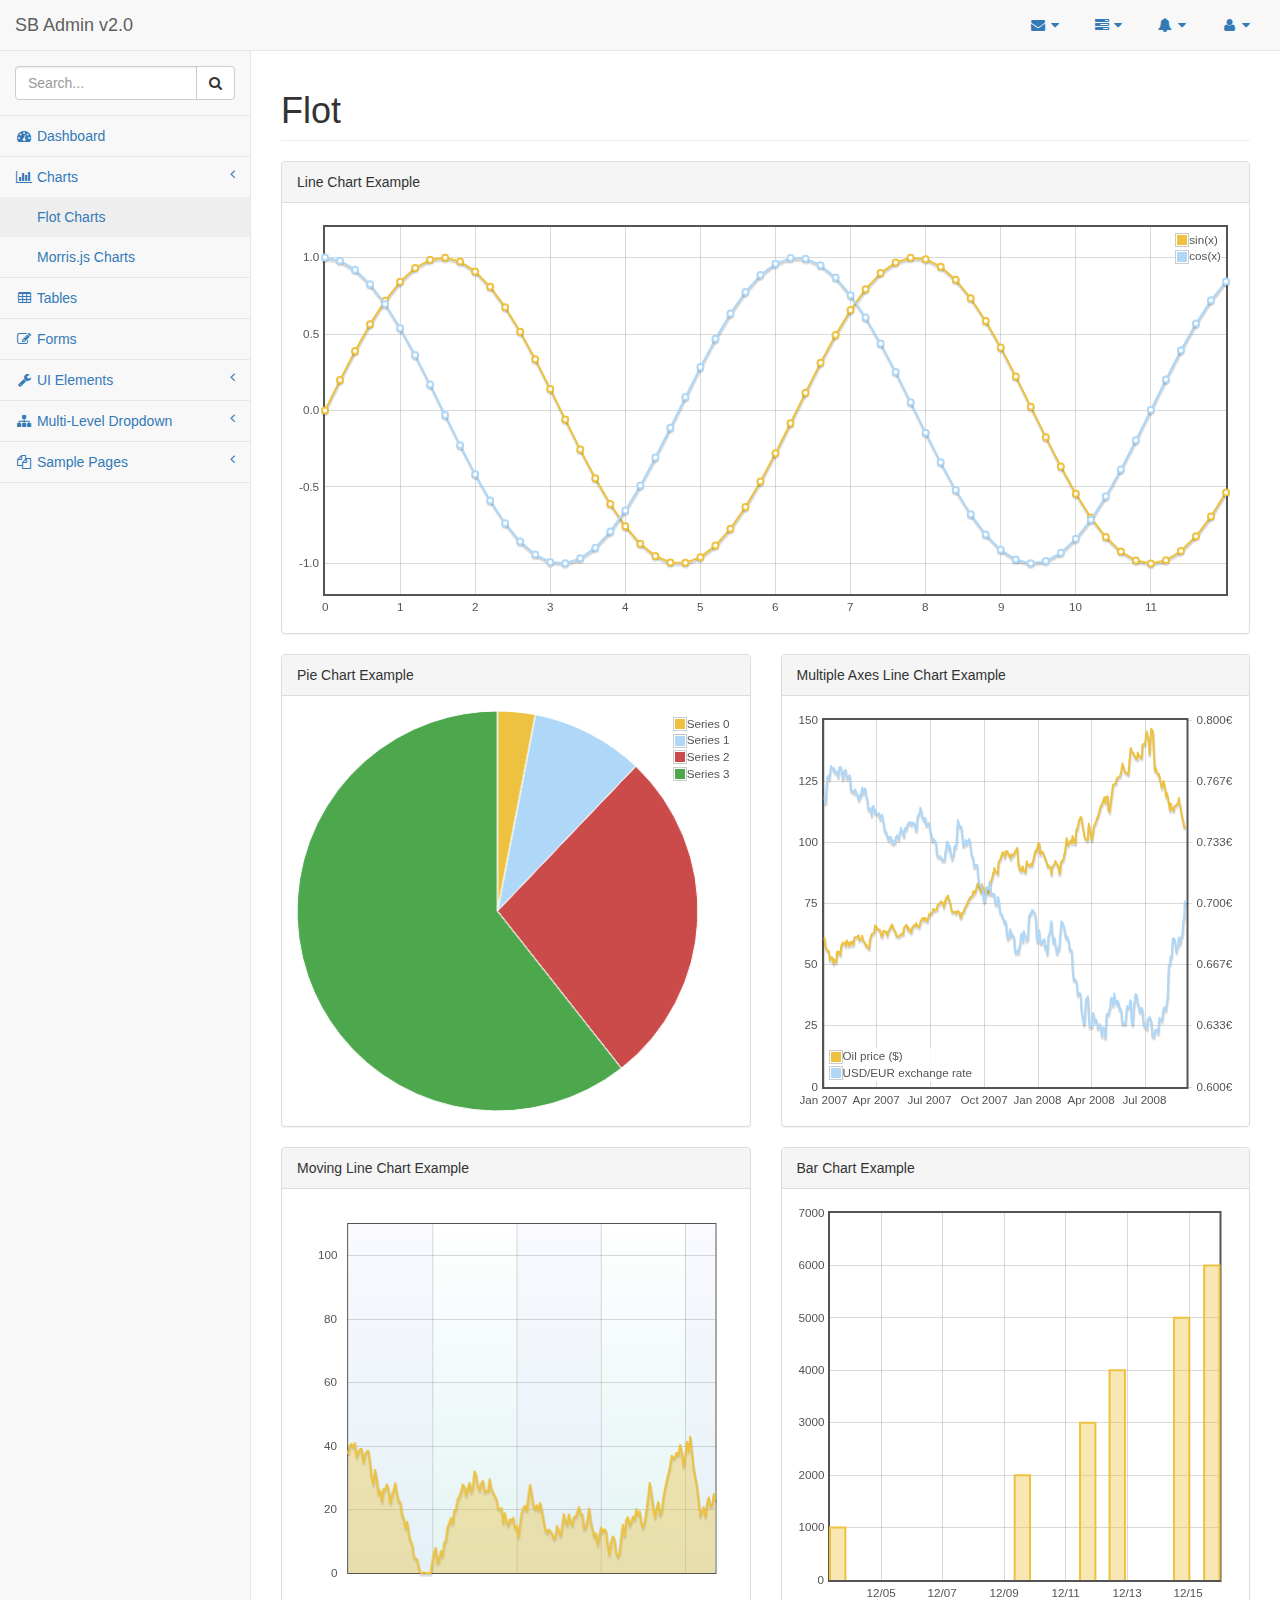
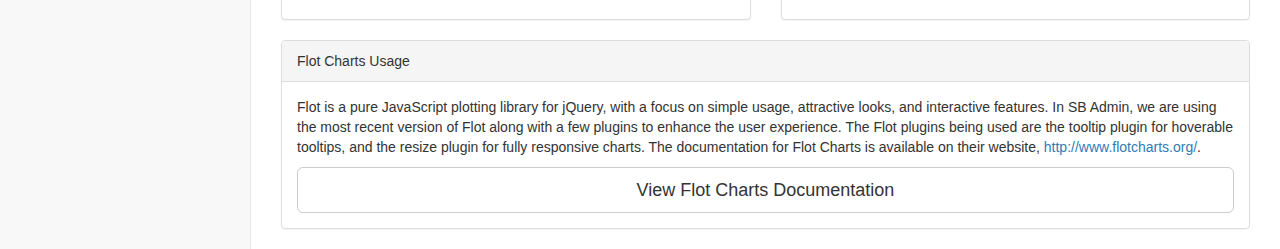
<file: feeds/pages/flot.html>
<!DOCTYPE html>
<html lang="en">

<head>

    <meta charset="utf-8">
    <meta http-equiv="X-UA-Compatible" content="IE=edge">
    <meta name="viewport" content="width=device-width, initial-scale=1">
    <meta name="description" content="">
    <meta name="author" content="">

    <title>SB Admin 2 - Bootstrap Admin Theme</title>

    <!-- Bootstrap Core CSS -->
    <link href="../vendor/bootstrap/css/bootstrap.min.css" rel="stylesheet">

    <!-- MetisMenu CSS -->
    <link href="../vendor/metisMenu/metisMenu.min.css" rel="stylesheet">

    <!-- Custom CSS -->
    <link href="../dist/css/sb-admin-2.css" rel="stylesheet">

    <!-- Morris Charts CSS -->
    <link href="../vendor/morrisjs/morris.css" rel="stylesheet">

    <!-- Custom Fonts -->
    <link href="../vendor/font-awesome/css/font-awesome.min.css" rel="stylesheet" type="text/css">

    <!-- HTML5 Shim and Respond.js IE8 support of HTML5 elements and media queries -->
    <!-- WARNING: Respond.js doesn't work if you view the page via file:// -->
    <!--[if lt IE 9]>
        <script src="https://oss.maxcdn.com/libs/html5shiv/3.7.0/html5shiv.js"></script>
        <script src="https://oss.maxcdn.com/libs/respond.js/1.4.2/respond.min.js"></script>
    <![endif]-->

</head>

<body>

    <div id="wrapper">

        <!-- Navigation -->
        <nav class="navbar navbar-default navbar-static-top" role="navigation" style="margin-bottom: 0">
            <div class="navbar-header">
                <button type="button" class="navbar-toggle" data-toggle="collapse" data-target=".navbar-collapse">
                    <span class="sr-only">Toggle navigation</span>
                    <span class="icon-bar"></span>
                    <span class="icon-bar"></span>
                    <span class="icon-bar"></span>
                </button>
                <a class="navbar-brand" href="index.html">SB Admin v2.0</a>
            </div>
            <!-- /.navbar-header -->

            <ul class="nav navbar-top-links navbar-right">
                <li class="dropdown">
                    <a class="dropdown-toggle" data-toggle="dropdown" href="#">
                        <i class="fa fa-envelope fa-fw"></i> <i class="fa fa-caret-down"></i>
                    </a>
                    <ul class="dropdown-menu dropdown-messages">
                        <li>
                            <a href="#">
                                <div>
                                    <strong>John Smith</strong>
                                    <span class="pull-right text-muted">
                                        <em>Yesterday</em>
                                    </span>
                                </div>
                                <div>Lorem ipsum dolor sit amet, consectetur adipiscing elit. Pellentesque eleifend...</div>
                            </a>
                        </li>
                        <li class="divider"></li>
                        <li>
                            <a href="#">
                                <div>
                                    <strong>John Smith</strong>
                                    <span class="pull-right text-muted">
                                        <em>Yesterday</em>
                                    </span>
                                </div>
                                <div>Lorem ipsum dolor sit amet, consectetur adipiscing elit. Pellentesque eleifend...</div>
                            </a>
                        </li>
                        <li class="divider"></li>
                        <li>
                            <a href="#">
                                <div>
                                    <strong>John Smith</strong>
                                    <span class="pull-right text-muted">
                                        <em>Yesterday</em>
                                    </span>
                                </div>
                                <div>Lorem ipsum dolor sit amet, consectetur adipiscing elit. Pellentesque eleifend...</div>
                            </a>
                        </li>
                        <li class="divider"></li>
                        <li>
                            <a class="text-center" href="#">
                                <strong>Read All Messages</strong>
                                <i class="fa fa-angle-right"></i>
                            </a>
                        </li>
                    </ul>
                    <!-- /.dropdown-messages -->
                </li>
                <!-- /.dropdown -->
                <li class="dropdown">
                    <a class="dropdown-toggle" data-toggle="dropdown" href="#">
                        <i class="fa fa-tasks fa-fw"></i> <i class="fa fa-caret-down"></i>
                    </a>
                    <ul class="dropdown-menu dropdown-tasks">
                        <li>
                            <a href="#">
                                <div>
                                    <p>
                                        <strong>Task 1</strong>
                                        <span class="pull-right text-muted">40% Complete</span>
                                    </p>
                                    <div class="progress progress-striped active">
                                        <div class="progress-bar progress-bar-success" role="progressbar" aria-valuenow="40" aria-valuemin="0" aria-valuemax="100" style="width: 40%">
                                            <span class="sr-only">40% Complete (success)</span>
                                        </div>
                                    </div>
                                </div>
                            </a>
                        </li>
                        <li class="divider"></li>
                        <li>
                            <a href="#">
                                <div>
                                    <p>
                                        <strong>Task 2</strong>
                                        <span class="pull-right text-muted">20% Complete</span>
                                    </p>
                                    <div class="progress progress-striped active">
                                        <div class="progress-bar progress-bar-info" role="progressbar" aria-valuenow="20" aria-valuemin="0" aria-valuemax="100" style="width: 20%">
                                            <span class="sr-only">20% Complete</span>
                                        </div>
                                    </div>
                                </div>
                            </a>
                        </li>
                        <li class="divider"></li>
                        <li>
                            <a href="#">
                                <div>
                                    <p>
                                        <strong>Task 3</strong>
                                        <span class="pull-right text-muted">60% Complete</span>
                                    </p>
                                    <div class="progress progress-striped active">
                                        <div class="progress-bar progress-bar-warning" role="progressbar" aria-valuenow="60" aria-valuemin="0" aria-valuemax="100" style="width: 60%">
                                            <span class="sr-only">60% Complete (warning)</span>
                                        </div>
                                    </div>
                                </div>
                            </a>
                        </li>
                        <li class="divider"></li>
                        <li>
                            <a href="#">
                                <div>
                                    <p>
                                        <strong>Task 4</strong>
                                        <span class="pull-right text-muted">80% Complete</span>
                                    </p>
                                    <div class="progress progress-striped active">
                                        <div class="progress-bar progress-bar-danger" role="progressbar" aria-valuenow="80" aria-valuemin="0" aria-valuemax="100" style="width: 80%">
                                            <span class="sr-only">80% Complete (danger)</span>
                                        </div>
                                    </div>
                                </div>
                            </a>
                        </li>
                        <li class="divider"></li>
                        <li>
                            <a class="text-center" href="#">
                                <strong>See All Tasks</strong>
                                <i class="fa fa-angle-right"></i>
                            </a>
                        </li>
                    </ul>
                    <!-- /.dropdown-tasks -->
                </li>
                <!-- /.dropdown -->
                <li class="dropdown">
                    <a class="dropdown-toggle" data-toggle="dropdown" href="#">
                        <i class="fa fa-bell fa-fw"></i> <i class="fa fa-caret-down"></i>
                    </a>
                    <ul class="dropdown-menu dropdown-alerts">
                        <li>
                            <a href="#">
                                <div>
                                    <i class="fa fa-comment fa-fw"></i> New Comment
                                    <span class="pull-right text-muted small">4 minutes ago</span>
                                </div>
                            </a>
                        </li>
                        <li class="divider"></li>
                        <li>
                            <a href="#">
                                <div>
                                    <i class="fa fa-twitter fa-fw"></i> 3 New Followers
                                    <span class="pull-right text-muted small">12 minutes ago</span>
                                </div>
                            </a>
                        </li>
                        <li class="divider"></li>
                        <li>
                            <a href="#">
                                <div>
                                    <i class="fa fa-envelope fa-fw"></i> Message Sent
                                    <span class="pull-right text-muted small">4 minutes ago</span>
                                </div>
                            </a>
                        </li>
                        <li class="divider"></li>
                        <li>
                            <a href="#">
                                <div>
                                    <i class="fa fa-tasks fa-fw"></i> New Task
                                    <span class="pull-right text-muted small">4 minutes ago</span>
                                </div>
                            </a>
                        </li>
                        <li class="divider"></li>
                        <li>
                            <a href="#">
                                <div>
                                    <i class="fa fa-upload fa-fw"></i> Server Rebooted
                                    <span class="pull-right text-muted small">4 minutes ago</span>
                                </div>
                            </a>
                        </li>
                        <li class="divider"></li>
                        <li>
                            <a class="text-center" href="#">
                                <strong>See All Alerts</strong>
                                <i class="fa fa-angle-right"></i>
                            </a>
                        </li>
                    </ul>
                    <!-- /.dropdown-alerts -->
                </li>
                <!-- /.dropdown -->
                <li class="dropdown">
                    <a class="dropdown-toggle" data-toggle="dropdown" href="#">
                        <i class="fa fa-user fa-fw"></i> <i class="fa fa-caret-down"></i>
                    </a>
                    <ul class="dropdown-menu dropdown-user">
                        <li><a href="#"><i class="fa fa-user fa-fw"></i> User Profile</a>
                        </li>
                        <li><a href="#"><i class="fa fa-gear fa-fw"></i> Settings</a>
                        </li>
                        <li class="divider"></li>
                        <li><a href="login.html"><i class="fa fa-sign-out fa-fw"></i> Logout</a>
                        </li>
                    </ul>
                    <!-- /.dropdown-user -->
                </li>
                <!-- /.dropdown -->
            </ul>
            <!-- /.navbar-top-links -->

            <div class="navbar-default sidebar" role="navigation">
                <div class="sidebar-nav navbar-collapse">
                    <ul class="nav" id="side-menu">
                        <li class="sidebar-search">
                            <div class="input-group custom-search-form">
                                <input type="text" class="form-control" placeholder="Search...">
                                <span class="input-group-btn">
                                <button class="btn btn-default" type="button">
                                    <i class="fa fa-search"></i>
                                </button>
                            </span>
                            </div>
                            <!-- /input-group -->
                        </li>
                        <li>
                            <a href="index.html"><i class="fa fa-dashboard fa-fw"></i> Dashboard</a>
                        </li>
                        <li>
                            <a href="#"><i class="fa fa-bar-chart-o fa-fw"></i> Charts<span class="fa arrow"></span></a>
                            <ul class="nav nav-second-level">
                                <li>
                                    <a href="flot.html">Flot Charts</a>
                                </li>
                                <li>
                                    <a href="morris.html">Morris.js Charts</a>
                                </li>
                            </ul>
                            <!-- /.nav-second-level -->
                        </li>
                        <li>
                            <a href="tables.html"><i class="fa fa-table fa-fw"></i> Tables</a>
                        </li>
                        <li>
                            <a href="forms.html"><i class="fa fa-edit fa-fw"></i> Forms</a>
                        </li>
                        <li>
                            <a href="#"><i class="fa fa-wrench fa-fw"></i> UI Elements<span class="fa arrow"></span></a>
                            <ul class="nav nav-second-level">
                                <li>
                                    <a href="panels-wells.html">Panels and Wells</a>
                                </li>
                                <li>
                                    <a href="buttons.html">Buttons</a>
                                </li>
                                <li>
                                    <a href="notifications.html">Notifications</a>
                                </li>
                                <li>
                                    <a href="typography.html">Typography</a>
                                </li>
                                <li>
                                    <a href="icons.html"> Icons</a>
                                </li>
                                <li>
                                    <a href="grid.html">Grid</a>
                                </li>
                            </ul>
                            <!-- /.nav-second-level -->
                        </li>
                        <li>
                            <a href="#"><i class="fa fa-sitemap fa-fw"></i> Multi-Level Dropdown<span class="fa arrow"></span></a>
                            <ul class="nav nav-second-level">
                                <li>
                                    <a href="#">Second Level Item</a>
                                </li>
                                <li>
                                    <a href="#">Second Level Item</a>
                                </li>
                                <li>
                                    <a href="#">Third Level <span class="fa arrow"></span></a>
                                    <ul class="nav nav-third-level">
                                        <li>
                                            <a href="#">Third Level Item</a>
                                        </li>
                                        <li>
                                            <a href="#">Third Level Item</a>
                                        </li>
                                        <li>
                                            <a href="#">Third Level Item</a>
                                        </li>
                                        <li>
                                            <a href="#">Third Level Item</a>
                                        </li>
                                    </ul>
                                    <!-- /.nav-third-level -->
                                </li>
                            </ul>
                            <!-- /.nav-second-level -->
                        </li>
                        <li>
                            <a href="#"><i class="fa fa-files-o fa-fw"></i> Sample Pages<span class="fa arrow"></span></a>
                            <ul class="nav nav-second-level">
                                <li>
                                    <a href="blank.html">Blank Page</a>
                                </li>
                                <li>
                                    <a href="login.html">Login Page</a>
                                </li>
                            </ul>
                            <!-- /.nav-second-level -->
                        </li>
                    </ul>
                </div>
                <!-- /.sidebar-collapse -->
            </div>
            <!-- /.navbar-static-side -->
        </nav>

        <div id="page-wrapper">
            <div class="row">
                <div class="col-lg-12">
                    <h1 class="page-header">Flot</h1>
                </div>
                <!-- /.col-lg-12 -->
            </div>
            <!-- /.row -->
            <div class="row">
                <div class="col-lg-12">
                    <div class="panel panel-default">
                        <div class="panel-heading">
                            Line Chart Example
                        </div>
                        <!-- /.panel-heading -->
                        <div class="panel-body">
                            <div class="flot-chart">
                                <div class="flot-chart-content" id="flot-line-chart"></div>
                            </div>
                        </div>
                        <!-- /.panel-body -->
                    </div>
                    <!-- /.panel -->
                </div>
                <!-- /.col-lg-12 -->
                <div class="col-lg-6">
                    <div class="panel panel-default">
                        <div class="panel-heading">
                            Pie Chart Example
                        </div>
                        <!-- /.panel-heading -->
                        <div class="panel-body">
                            <div class="flot-chart">
                                <div class="flot-chart-content" id="flot-pie-chart"></div>
                            </div>
                        </div>
                        <!-- /.panel-body -->
                    </div>
                    <!-- /.panel -->
                </div>
                <!-- /.col-lg-6 -->
                <div class="col-lg-6">
                    <div class="panel panel-default">
                        <div class="panel-heading">
                            Multiple Axes Line Chart Example
                        </div>
                        <!-- /.panel-heading -->
                        <div class="panel-body">
                            <div class="flot-chart">
                                <div class="flot-chart-content" id="flot-line-chart-multi"></div>
                            </div>
                        </div>
                        <!-- /.panel-body -->
                    </div>
                    <!-- /.panel -->
                </div>
                <!-- /.col-lg-6 -->
                <div class="col-lg-6">
                    <div class="panel panel-default">
                        <div class="panel-heading">
                            Moving Line Chart Example
                        </div>
                        <!-- /.panel-heading -->
                        <div class="panel-body">
                            <div class="flot-chart">
                                <div class="flot-chart-content" id="flot-line-chart-moving"></div>
                            </div>
                        </div>
                        <!-- /.panel-body -->
                    </div>
                    <!-- /.panel -->
                </div>
                <!-- /.col-lg-6 -->
                <div class="col-lg-6">
                    <div class="panel panel-default">
                        <div class="panel-heading">
                            Bar Chart Example
                        </div>
                        <!-- /.panel-heading -->
                        <div class="panel-body">
                            <div class="flot-chart">
                                <div class="flot-chart-content" id="flot-bar-chart"></div>
                            </div>
                        </div>
                        <!-- /.panel-body -->
                    </div>
                    <!-- /.panel -->
                </div>
                <!-- /.col-lg-6 -->
                <div class="col-lg-12">
                    <div class="panel panel-default">
                        <div class="panel-heading">
                            Flot Charts Usage
                        </div>
                        <!-- /.panel-heading -->
                        <div class="panel-body">
                            <p>Flot is a pure JavaScript plotting library for jQuery, with a focus on simple usage, attractive looks, and interactive features. In SB Admin, we are using the most recent version of Flot along with a few plugins to enhance the user experience. The Flot plugins being used are the tooltip plugin for hoverable tooltips, and the resize plugin for fully responsive charts. The documentation for Flot Charts is available on their website, <a target="_blank" href="http://www.flotcharts.org/">http://www.flotcharts.org/</a>.</p>
                            <a target="_blank" class="btn btn-default btn-lg btn-block" href="http://www.flotcharts.org/">View Flot Charts Documentation</a>
                        </div>
                        <!-- /.panel-body -->
                    </div>
                    <!-- /.panel -->
                </div>
                <!-- /.col-lg-6 -->
            </div>
            <!-- /.row -->
        </div>
        <!-- /#page-wrapper -->

    </div>
    <!-- /#wrapper -->

    <!-- jQuery -->
    <script src="../vendor/jquery/jquery.min.js"></script>

    <!-- Bootstrap Core JavaScript -->
    <script src="../vendor/bootstrap/js/bootstrap.min.js"></script>

    <!-- Metis Menu Plugin JavaScript -->
    <script src="../vendor/metisMenu/metisMenu.min.js"></script>

    <!-- Flot Charts JavaScript -->
    <script src="../vendor/flot/excanvas.min.js"></script>
    <script src="../vendor/flot/jquery.flot.js"></script>
    <script src="../vendor/flot/jquery.flot.pie.js"></script>
    <script src="../vendor/flot/jquery.flot.resize.js"></script>
    <script src="../vendor/flot/jquery.flot.time.js"></script>
    <script src="../vendor/flot-tooltip/jquery.flot.tooltip.min.js"></script>
    <script src="../data/flot-data.js"></script>

    <!-- Custom Theme JavaScript -->
    <script src="../dist/js/sb-admin-2.js"></script>

</body>

</html>
</file>
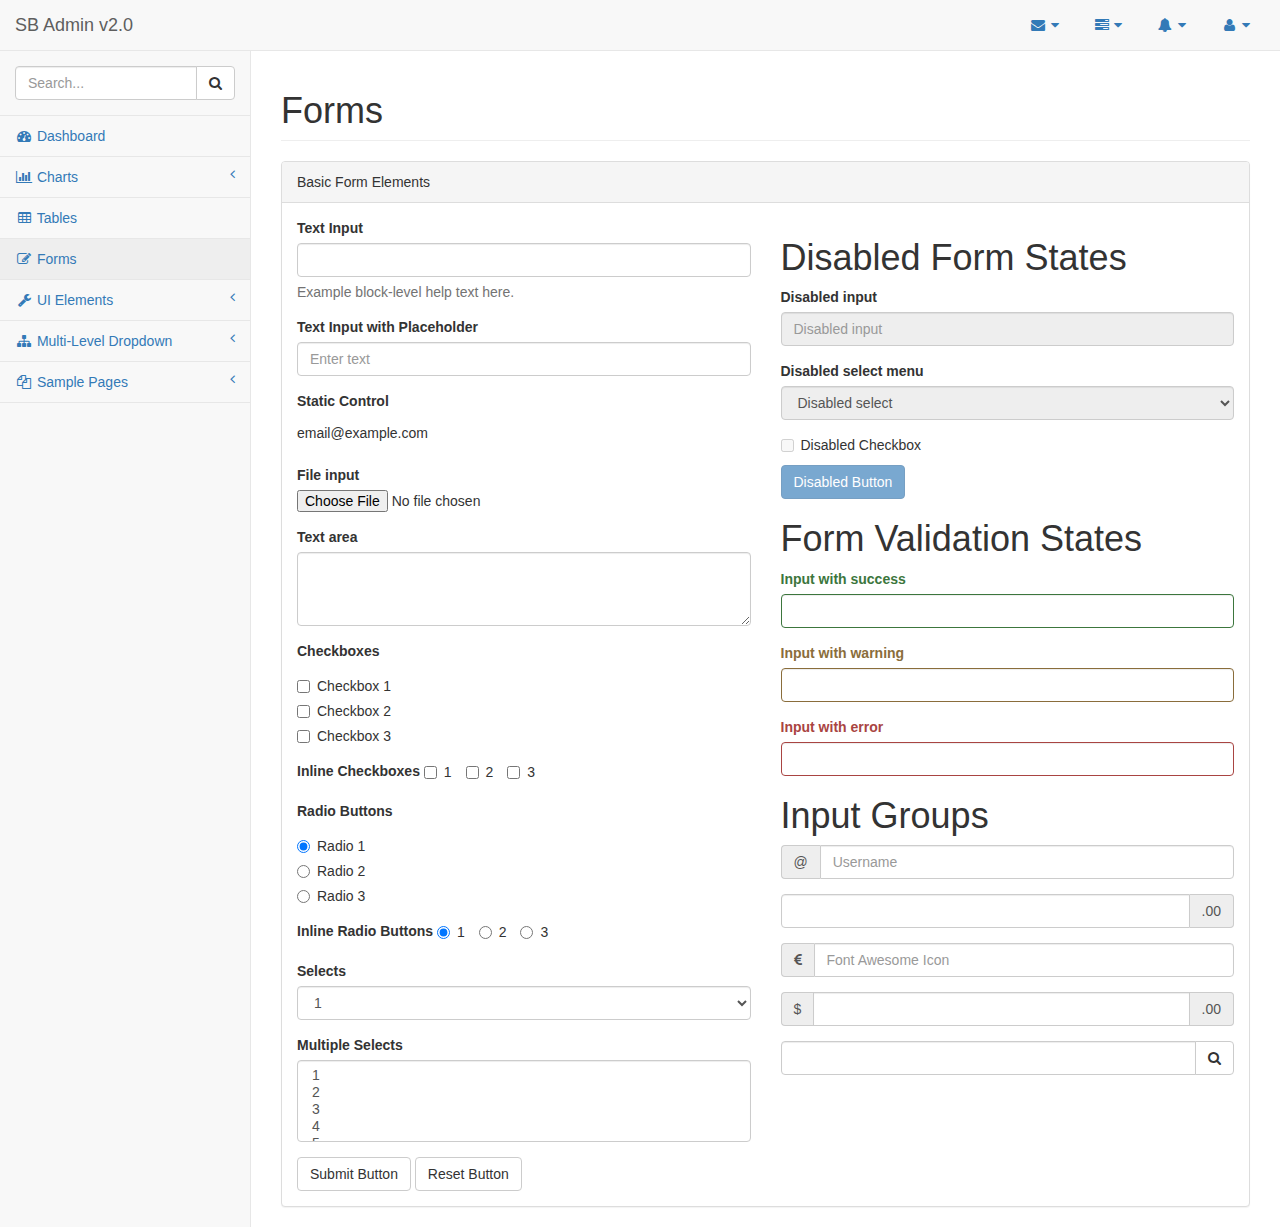
<file: feeds/pages/forms.html>
<!DOCTYPE html>
<html lang="en">

<head>

    <meta charset="utf-8">
    <meta http-equiv="X-UA-Compatible" content="IE=edge">
    <meta name="viewport" content="width=device-width, initial-scale=1">
    <meta name="description" content="">
    <meta name="author" content="">

    <title>SB Admin 2 - Bootstrap Admin Theme</title>

    <!-- Bootstrap Core CSS -->
    <link href="../vendor/bootstrap/css/bootstrap.min.css" rel="stylesheet">

    <!-- MetisMenu CSS -->
    <link href="../vendor/metisMenu/metisMenu.min.css" rel="stylesheet">

    <!-- Custom CSS -->
    <link href="../dist/css/sb-admin-2.css" rel="stylesheet">

    <!-- Custom Fonts -->
    <link href="../vendor/font-awesome/css/font-awesome.min.css" rel="stylesheet" type="text/css">

    <!-- HTML5 Shim and Respond.js IE8 support of HTML5 elements and media queries -->
    <!-- WARNING: Respond.js doesn't work if you view the page via file:// -->
    <!--[if lt IE 9]>
        <script src="https://oss.maxcdn.com/libs/html5shiv/3.7.0/html5shiv.js"></script>
        <script src="https://oss.maxcdn.com/libs/respond.js/1.4.2/respond.min.js"></script>
    <![endif]-->

</head>

<body>

    <div id="wrapper">

        <!-- Navigation -->
        <nav class="navbar navbar-default navbar-static-top" role="navigation" style="margin-bottom: 0">
            <div class="navbar-header">
                <button type="button" class="navbar-toggle" data-toggle="collapse" data-target=".navbar-collapse">
                    <span class="sr-only">Toggle navigation</span>
                    <span class="icon-bar"></span>
                    <span class="icon-bar"></span>
                    <span class="icon-bar"></span>
                </button>
                <a class="navbar-brand" href="index.html">SB Admin v2.0</a>
            </div>
            <!-- /.navbar-header -->

            <ul class="nav navbar-top-links navbar-right">
                <li class="dropdown">
                    <a class="dropdown-toggle" data-toggle="dropdown" href="#">
                        <i class="fa fa-envelope fa-fw"></i> <i class="fa fa-caret-down"></i>
                    </a>
                    <ul class="dropdown-menu dropdown-messages">
                        <li>
                            <a href="#">
                                <div>
                                    <strong>John Smith</strong>
                                    <span class="pull-right text-muted">
                                        <em>Yesterday</em>
                                    </span>
                                </div>
                                <div>Lorem ipsum dolor sit amet, consectetur adipiscing elit. Pellentesque eleifend...</div>
                            </a>
                        </li>
                        <li class="divider"></li>
                        <li>
                            <a href="#">
                                <div>
                                    <strong>John Smith</strong>
                                    <span class="pull-right text-muted">
                                        <em>Yesterday</em>
                                    </span>
                                </div>
                                <div>Lorem ipsum dolor sit amet, consectetur adipiscing elit. Pellentesque eleifend...</div>
                            </a>
                        </li>
                        <li class="divider"></li>
                        <li>
                            <a href="#">
                                <div>
                                    <strong>John Smith</strong>
                                    <span class="pull-right text-muted">
                                        <em>Yesterday</em>
                                    </span>
                                </div>
                                <div>Lorem ipsum dolor sit amet, consectetur adipiscing elit. Pellentesque eleifend...</div>
                            </a>
                        </li>
                        <li class="divider"></li>
                        <li>
                            <a class="text-center" href="#">
                                <strong>Read All Messages</strong>
                                <i class="fa fa-angle-right"></i>
                            </a>
                        </li>
                    </ul>
                    <!-- /.dropdown-messages -->
                </li>
                <!-- /.dropdown -->
                <li class="dropdown">
                    <a class="dropdown-toggle" data-toggle="dropdown" href="#">
                        <i class="fa fa-tasks fa-fw"></i> <i class="fa fa-caret-down"></i>
                    </a>
                    <ul class="dropdown-menu dropdown-tasks">
                        <li>
                            <a href="#">
                                <div>
                                    <p>
                                        <strong>Task 1</strong>
                                        <span class="pull-right text-muted">40% Complete</span>
                                    </p>
                                    <div class="progress progress-striped active">
                                        <div class="progress-bar progress-bar-success" role="progressbar" aria-valuenow="40" aria-valuemin="0" aria-valuemax="100" style="width: 40%">
                                            <span class="sr-only">40% Complete (success)</span>
                                        </div>
                                    </div>
                                </div>
                            </a>
                        </li>
                        <li class="divider"></li>
                        <li>
                            <a href="#">
                                <div>
                                    <p>
                                        <strong>Task 2</strong>
                                        <span class="pull-right text-muted">20% Complete</span>
                                    </p>
                                    <div class="progress progress-striped active">
                                        <div class="progress-bar progress-bar-info" role="progressbar" aria-valuenow="20" aria-valuemin="0" aria-valuemax="100" style="width: 20%">
                                            <span class="sr-only">20% Complete</span>
                                        </div>
                                    </div>
                                </div>
                            </a>
                        </li>
                        <li class="divider"></li>
                        <li>
                            <a href="#">
                                <div>
                                    <p>
                                        <strong>Task 3</strong>
                                        <span class="pull-right text-muted">60% Complete</span>
                                    </p>
                                    <div class="progress progress-striped active">
                                        <div class="progress-bar progress-bar-warning" role="progressbar" aria-valuenow="60" aria-valuemin="0" aria-valuemax="100" style="width: 60%">
                                            <span class="sr-only">60% Complete (warning)</span>
                                        </div>
                                    </div>
                                </div>
                            </a>
                        </li>
                        <li class="divider"></li>
                        <li>
                            <a href="#">
                                <div>
                                    <p>
                                        <strong>Task 4</strong>
                                        <span class="pull-right text-muted">80% Complete</span>
                                    </p>
                                    <div class="progress progress-striped active">
                                        <div class="progress-bar progress-bar-danger" role="progressbar" aria-valuenow="80" aria-valuemin="0" aria-valuemax="100" style="width: 80%">
                                            <span class="sr-only">80% Complete (danger)</span>
                                        </div>
                                    </div>
                                </div>
                            </a>
                        </li>
                        <li class="divider"></li>
                        <li>
                            <a class="text-center" href="#">
                                <strong>See All Tasks</strong>
                                <i class="fa fa-angle-right"></i>
                            </a>
                        </li>
                    </ul>
                    <!-- /.dropdown-tasks -->
                </li>
                <!-- /.dropdown -->
                <li class="dropdown">
                    <a class="dropdown-toggle" data-toggle="dropdown" href="#">
                        <i class="fa fa-bell fa-fw"></i> <i class="fa fa-caret-down"></i>
                    </a>
                    <ul class="dropdown-menu dropdown-alerts">
                        <li>
                            <a href="#">
                                <div>
                                    <i class="fa fa-comment fa-fw"></i> New Comment
                                    <span class="pull-right text-muted small">4 minutes ago</span>
                                </div>
                            </a>
                        </li>
                        <li class="divider"></li>
                        <li>
                            <a href="#">
                                <div>
                                    <i class="fa fa-twitter fa-fw"></i> 3 New Followers
                                    <span class="pull-right text-muted small">12 minutes ago</span>
                                </div>
                            </a>
                        </li>
                        <li class="divider"></li>
                        <li>
                            <a href="#">
                                <div>
                                    <i class="fa fa-envelope fa-fw"></i> Message Sent
                                    <span class="pull-right text-muted small">4 minutes ago</span>
                                </div>
                            </a>
                        </li>
                        <li class="divider"></li>
                        <li>
                            <a href="#">
                                <div>
                                    <i class="fa fa-tasks fa-fw"></i> New Task
                                    <span class="pull-right text-muted small">4 minutes ago</span>
                                </div>
                            </a>
                        </li>
                        <li class="divider"></li>
                        <li>
                            <a href="#">
                                <div>
                                    <i class="fa fa-upload fa-fw"></i> Server Rebooted
                                    <span class="pull-right text-muted small">4 minutes ago</span>
                                </div>
                            </a>
                        </li>
                        <li class="divider"></li>
                        <li>
                            <a class="text-center" href="#">
                                <strong>See All Alerts</strong>
                                <i class="fa fa-angle-right"></i>
                            </a>
                        </li>
                    </ul>
                    <!-- /.dropdown-alerts -->
                </li>
                <!-- /.dropdown -->
                <li class="dropdown">
                    <a class="dropdown-toggle" data-toggle="dropdown" href="#">
                        <i class="fa fa-user fa-fw"></i> <i class="fa fa-caret-down"></i>
                    </a>
                    <ul class="dropdown-menu dropdown-user">
                        <li><a href="#"><i class="fa fa-user fa-fw"></i> User Profile</a>
                        </li>
                        <li><a href="#"><i class="fa fa-gear fa-fw"></i> Settings</a>
                        </li>
                        <li class="divider"></li>
                        <li><a href="login.html"><i class="fa fa-sign-out fa-fw"></i> Logout</a>
                        </li>
                    </ul>
                    <!-- /.dropdown-user -->
                </li>
                <!-- /.dropdown -->
            </ul>
            <!-- /.navbar-top-links -->

            <div class="navbar-default sidebar" role="navigation">
                <div class="sidebar-nav navbar-collapse">
                    <ul class="nav" id="side-menu">
                        <li class="sidebar-search">
                            <div class="input-group custom-search-form">
                                <input type="text" class="form-control" placeholder="Search...">
                                <span class="input-group-btn">
                                <button class="btn btn-default" type="button">
                                    <i class="fa fa-search"></i>
                                </button>
                            </span>
                            </div>
                            <!-- /input-group -->
                        </li>
                        <li>
                            <a href="index.html"><i class="fa fa-dashboard fa-fw"></i> Dashboard</a>
                        </li>
                        <li>
                            <a href="#"><i class="fa fa-bar-chart-o fa-fw"></i> Charts<span class="fa arrow"></span></a>
                            <ul class="nav nav-second-level">
                                <li>
                                    <a href="flot.html">Flot Charts</a>
                                </li>
                                <li>
                                    <a href="morris.html">Morris.js Charts</a>
                                </li>
                            </ul>
                            <!-- /.nav-second-level -->
                        </li>
                        <li>
                            <a href="tables.html"><i class="fa fa-table fa-fw"></i> Tables</a>
                        </li>
                        <li>
                            <a href="forms.html"><i class="fa fa-edit fa-fw"></i> Forms</a>
                        </li>
                        <li>
                            <a href="#"><i class="fa fa-wrench fa-fw"></i> UI Elements<span class="fa arrow"></span></a>
                            <ul class="nav nav-second-level">
                                <li>
                                    <a href="panels-wells.html">Panels and Wells</a>
                                </li>
                                <li>
                                    <a href="buttons.html">Buttons</a>
                                </li>
                                <li>
                                    <a href="notifications.html">Notifications</a>
                                </li>
                                <li>
                                    <a href="typography.html">Typography</a>
                                </li>
                                <li>
                                    <a href="icons.html"> Icons</a>
                                </li>
                                <li>
                                    <a href="grid.html">Grid</a>
                                </li>
                            </ul>
                            <!-- /.nav-second-level -->
                        </li>
                        <li>
                            <a href="#"><i class="fa fa-sitemap fa-fw"></i> Multi-Level Dropdown<span class="fa arrow"></span></a>
                            <ul class="nav nav-second-level">
                                <li>
                                    <a href="#">Second Level Item</a>
                                </li>
                                <li>
                                    <a href="#">Second Level Item</a>
                                </li>
                                <li>
                                    <a href="#">Third Level <span class="fa arrow"></span></a>
                                    <ul class="nav nav-third-level">
                                        <li>
                                            <a href="#">Third Level Item</a>
                                        </li>
                                        <li>
                                            <a href="#">Third Level Item</a>
                                        </li>
                                        <li>
                                            <a href="#">Third Level Item</a>
                                        </li>
                                        <li>
                                            <a href="#">Third Level Item</a>
                                        </li>
                                    </ul>
                                    <!-- /.nav-third-level -->
                                </li>
                            </ul>
                            <!-- /.nav-second-level -->
                        </li>
                        <li>
                            <a href="#"><i class="fa fa-files-o fa-fw"></i> Sample Pages<span class="fa arrow"></span></a>
                            <ul class="nav nav-second-level">
                                <li>
                                    <a href="blank.html">Blank Page</a>
                                </li>
                                <li>
                                    <a href="login.html">Login Page</a>
                                </li>
                            </ul>
                            <!-- /.nav-second-level -->
                        </li>
                    </ul>
                </div>
                <!-- /.sidebar-collapse -->
            </div>
            <!-- /.navbar-static-side -->
        </nav>

        <div id="page-wrapper">
            <div class="row">
                <div class="col-lg-12">
                    <h1 class="page-header">Forms</h1>
                </div>
                <!-- /.col-lg-12 -->
            </div>
            <!-- /.row -->
            <div class="row">
                <div class="col-lg-12">
                    <div class="panel panel-default">
                        <div class="panel-heading">
                            Basic Form Elements
                        </div>
                        <div class="panel-body">
                            <div class="row">
                                <div class="col-lg-6">
                                    <form role="form">
                                        <div class="form-group">
                                            <label>Text Input</label>
                                            <input class="form-control">
                                            <p class="help-block">Example block-level help text here.</p>
                                        </div>
                                        <div class="form-group">
                                            <label>Text Input with Placeholder</label>
                                            <input class="form-control" placeholder="Enter text">
                                        </div>
                                        <div class="form-group">
                                            <label>Static Control</label>
                                            <p class="form-control-static">email@example.com</p>
                                        </div>
                                        <div class="form-group">
                                            <label>File input</label>
                                            <input type="file">
                                        </div>
                                        <div class="form-group">
                                            <label>Text area</label>
                                            <textarea class="form-control" rows="3"></textarea>
                                        </div>
                                        <div class="form-group">
                                            <label>Checkboxes</label>
                                            <div class="checkbox">
                                                <label>
                                                    <input type="checkbox" value="">Checkbox 1
                                                </label>
                                            </div>
                                            <div class="checkbox">
                                                <label>
                                                    <input type="checkbox" value="">Checkbox 2
                                                </label>
                                            </div>
                                            <div class="checkbox">
                                                <label>
                                                    <input type="checkbox" value="">Checkbox 3
                                                </label>
                                            </div>
                                        </div>
                                        <div class="form-group">
                                            <label>Inline Checkboxes</label>
                                            <label class="checkbox-inline">
                                                <input type="checkbox">1
                                            </label>
                                            <label class="checkbox-inline">
                                                <input type="checkbox">2
                                            </label>
                                            <label class="checkbox-inline">
                                                <input type="checkbox">3
                                            </label>
                                        </div>
                                        <div class="form-group">
                                            <label>Radio Buttons</label>
                                            <div class="radio">
                                                <label>
                                                    <input type="radio" name="optionsRadios" id="optionsRadios1" value="option1" checked>Radio 1
                                                </label>
                                            </div>
                                            <div class="radio">
                                                <label>
                                                    <input type="radio" name="optionsRadios" id="optionsRadios2" value="option2">Radio 2
                                                </label>
                                            </div>
                                            <div class="radio">
                                                <label>
                                                    <input type="radio" name="optionsRadios" id="optionsRadios3" value="option3">Radio 3
                                                </label>
                                            </div>
                                        </div>
                                        <div class="form-group">
                                            <label>Inline Radio Buttons</label>
                                            <label class="radio-inline">
                                                <input type="radio" name="optionsRadiosInline" id="optionsRadiosInline1" value="option1" checked>1
                                            </label>
                                            <label class="radio-inline">
                                                <input type="radio" name="optionsRadiosInline" id="optionsRadiosInline2" value="option2">2
                                            </label>
                                            <label class="radio-inline">
                                                <input type="radio" name="optionsRadiosInline" id="optionsRadiosInline3" value="option3">3
                                            </label>
                                        </div>
                                        <div class="form-group">
                                            <label>Selects</label>
                                            <select class="form-control">
                                                <option>1</option>
                                                <option>2</option>
                                                <option>3</option>
                                                <option>4</option>
                                                <option>5</option>
                                            </select>
                                        </div>
                                        <div class="form-group">
                                            <label>Multiple Selects</label>
                                            <select multiple class="form-control">
                                                <option>1</option>
                                                <option>2</option>
                                                <option>3</option>
                                                <option>4</option>
                                                <option>5</option>
                                            </select>
                                        </div>
                                        <button type="submit" class="btn btn-default">Submit Button</button>
                                        <button type="reset" class="btn btn-default">Reset Button</button>
                                    </form>
                                </div>
                                <!-- /.col-lg-6 (nested) -->
                                <div class="col-lg-6">
                                    <h1>Disabled Form States</h1>
                                    <form role="form">
                                        <fieldset disabled>
                                            <div class="form-group">
                                                <label for="disabledSelect">Disabled input</label>
                                                <input class="form-control" id="disabledInput" type="text" placeholder="Disabled input" disabled>
                                            </div>
                                            <div class="form-group">
                                                <label for="disabledSelect">Disabled select menu</label>
                                                <select id="disabledSelect" class="form-control">
                                                    <option>Disabled select</option>
                                                </select>
                                            </div>
                                            <div class="checkbox">
                                                <label>
                                                    <input type="checkbox">Disabled Checkbox
                                                </label>
                                            </div>
                                            <button type="submit" class="btn btn-primary">Disabled Button</button>
                                        </fieldset>
                                    </form>
                                    <h1>Form Validation States</h1>
                                    <form role="form">
                                        <div class="form-group has-success">
                                            <label class="control-label" for="inputSuccess">Input with success</label>
                                            <input type="text" class="form-control" id="inputSuccess">
                                        </div>
                                        <div class="form-group has-warning">
                                            <label class="control-label" for="inputWarning">Input with warning</label>
                                            <input type="text" class="form-control" id="inputWarning">
                                        </div>
                                        <div class="form-group has-error">
                                            <label class="control-label" for="inputError">Input with error</label>
                                            <input type="text" class="form-control" id="inputError">
                                        </div>
                                    </form>
                                    <h1>Input Groups</h1>
                                    <form role="form">
                                        <div class="form-group input-group">
                                            <span class="input-group-addon">@</span>
                                            <input type="text" class="form-control" placeholder="Username">
                                        </div>
                                        <div class="form-group input-group">
                                            <input type="text" class="form-control">
                                            <span class="input-group-addon">.00</span>
                                        </div>
                                        <div class="form-group input-group">
                                            <span class="input-group-addon"><i class="fa fa-eur"></i>
                                            </span>
                                            <input type="text" class="form-control" placeholder="Font Awesome Icon">
                                        </div>
                                        <div class="form-group input-group">
                                            <span class="input-group-addon">$</span>
                                            <input type="text" class="form-control">
                                            <span class="input-group-addon">.00</span>
                                        </div>
                                        <div class="form-group input-group">
                                            <input type="text" class="form-control">
                                            <span class="input-group-btn">
                                                <button class="btn btn-default" type="button"><i class="fa fa-search"></i>
                                                </button>
                                            </span>
                                        </div>
                                    </form>
                                </div>
                                <!-- /.col-lg-6 (nested) -->
                            </div>
                            <!-- /.row (nested) -->
                        </div>
                        <!-- /.panel-body -->
                    </div>
                    <!-- /.panel -->
                </div>
                <!-- /.col-lg-12 -->
            </div>
            <!-- /.row -->
        </div>
        <!-- /#page-wrapper -->

    </div>
    <!-- /#wrapper -->

    <!-- jQuery -->
    <script src="../vendor/jquery/jquery.min.js"></script>

    <!-- Bootstrap Core JavaScript -->
    <script src="../vendor/bootstrap/js/bootstrap.min.js"></script>

    <!-- Metis Menu Plugin JavaScript -->
    <script src="../vendor/metisMenu/metisMenu.min.js"></script>

    <!-- Custom Theme JavaScript -->
    <script src="../dist/js/sb-admin-2.js"></script>

</body>

</html>
</file>
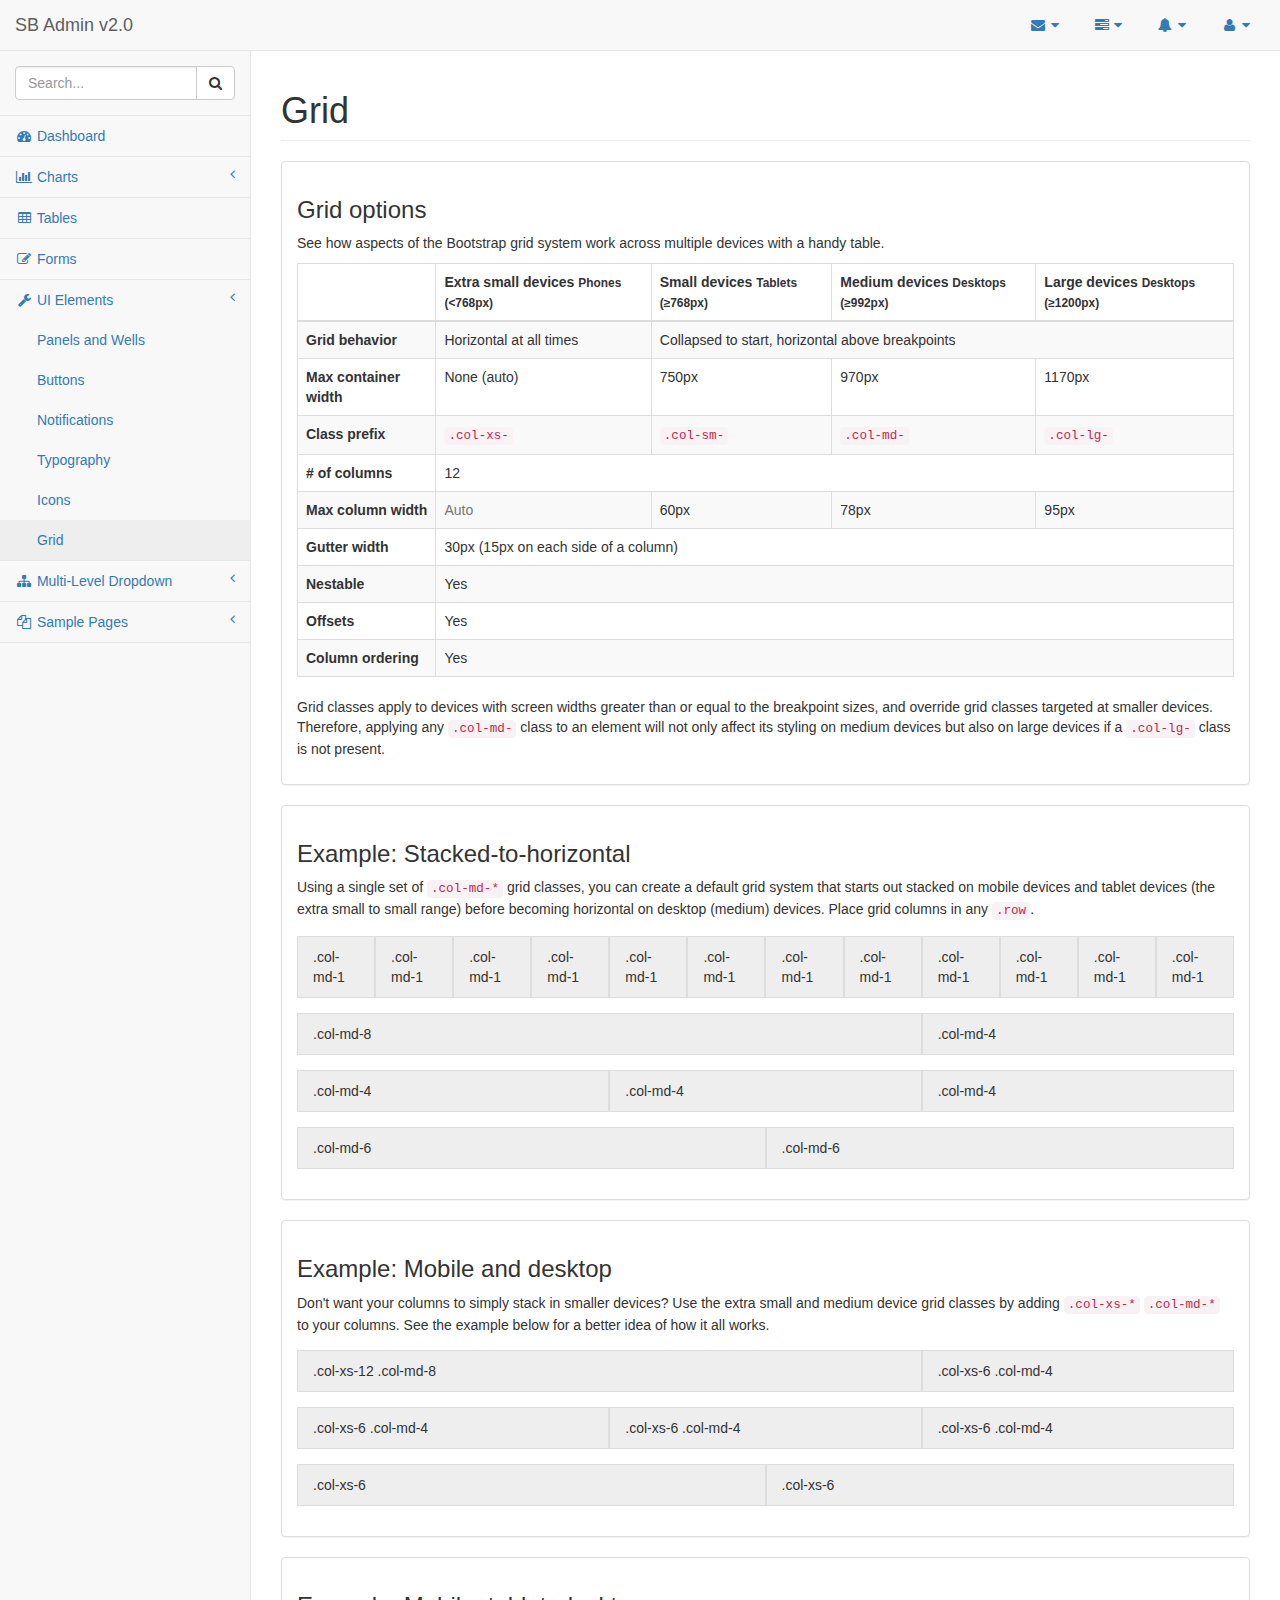
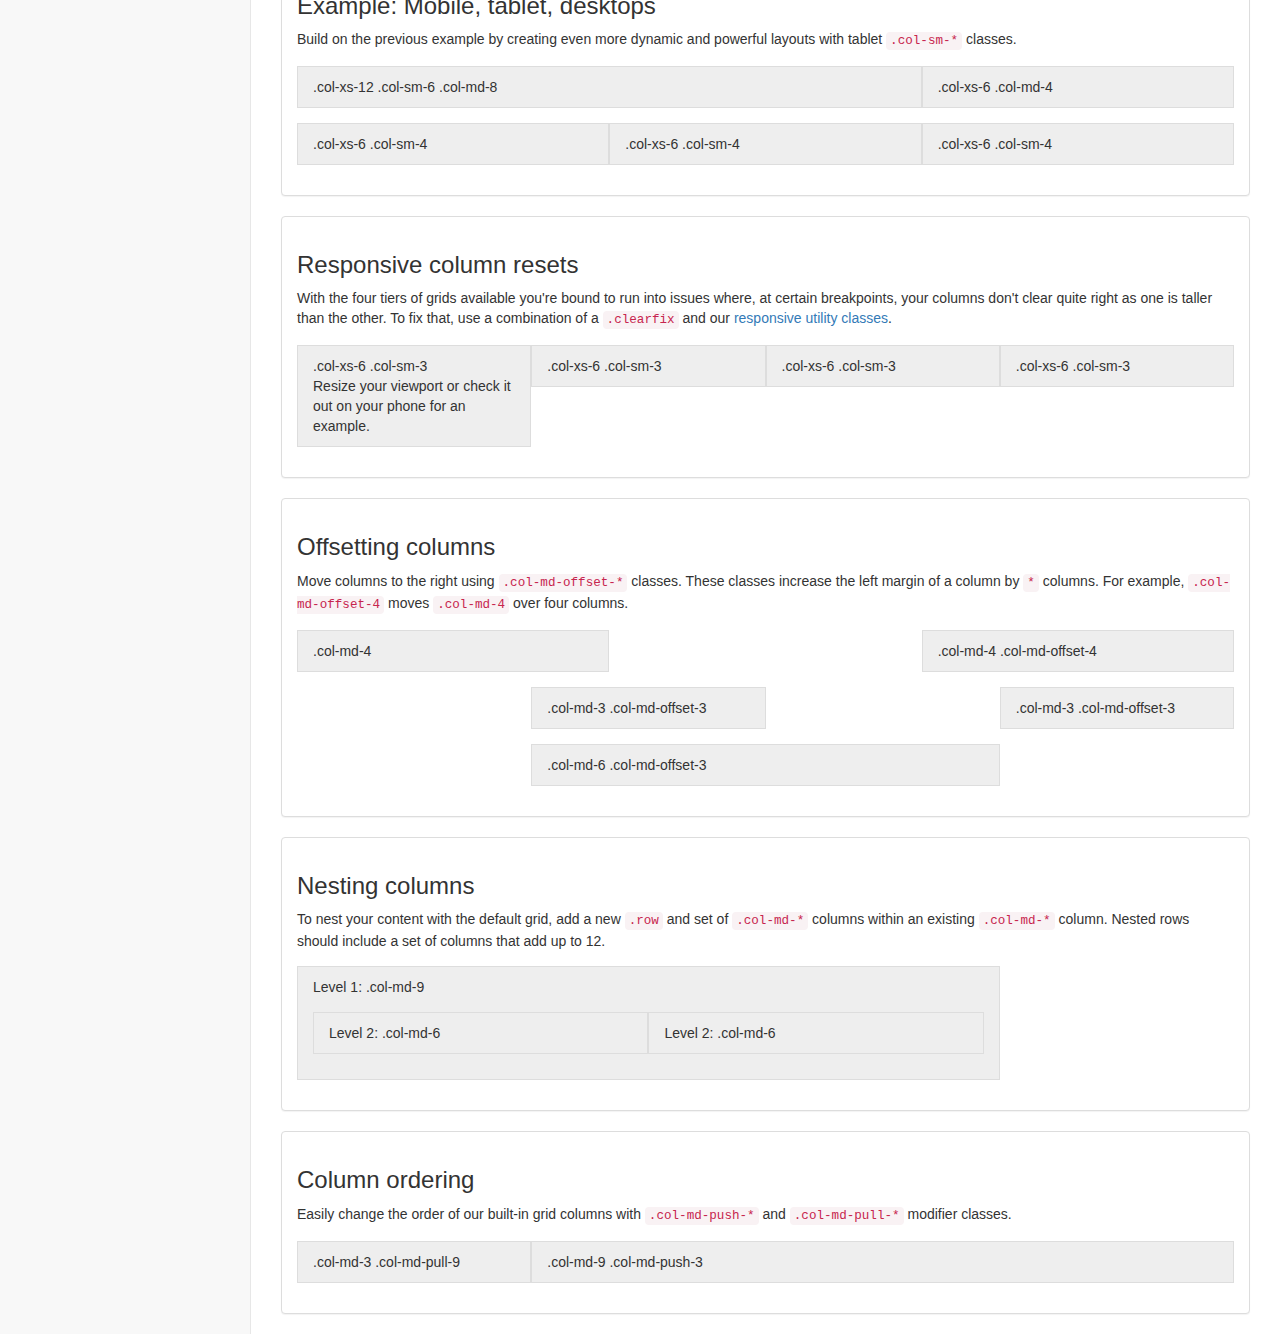
<file: feeds/pages/grid.html>
<!DOCTYPE html>
<html lang="en">

<head>

    <meta charset="utf-8">
    <meta http-equiv="X-UA-Compatible" content="IE=edge">
    <meta name="viewport" content="width=device-width, initial-scale=1">
    <meta name="description" content="">
    <meta name="author" content="">

    <title>SB Admin 2 - Bootstrap Admin Theme</title>

    <!-- Bootstrap Core CSS -->
    <link href="../vendor/bootstrap/css/bootstrap.min.css" rel="stylesheet">

    <!-- MetisMenu CSS -->
    <link href="../vendor/metisMenu/metisMenu.min.css" rel="stylesheet">

    <!-- Custom CSS -->
    <link href="../dist/css/sb-admin-2.css" rel="stylesheet">

    <!-- Custom Fonts -->
    <link href="../vendor/font-awesome/css/font-awesome.min.css" rel="stylesheet" type="text/css">

    <!-- HTML5 Shim and Respond.js IE8 support of HTML5 elements and media queries -->
    <!-- WARNING: Respond.js doesn't work if you view the page via file:// -->
    <!--[if lt IE 9]>
        <script src="https://oss.maxcdn.com/libs/html5shiv/3.7.0/html5shiv.js"></script>
        <script src="https://oss.maxcdn.com/libs/respond.js/1.4.2/respond.min.js"></script>
    <![endif]-->

</head>

<body>

    <div id="wrapper">

        <!-- Navigation -->
        <nav class="navbar navbar-default navbar-static-top" role="navigation" style="margin-bottom: 0">
            <div class="navbar-header">
                <button type="button" class="navbar-toggle" data-toggle="collapse" data-target=".navbar-collapse">
                    <span class="sr-only">Toggle navigation</span>
                    <span class="icon-bar"></span>
                    <span class="icon-bar"></span>
                    <span class="icon-bar"></span>
                </button>
                <a class="navbar-brand" href="index.html">SB Admin v2.0</a>
            </div>
            <!-- /.navbar-header -->

            <ul class="nav navbar-top-links navbar-right">
                <li class="dropdown">
                    <a class="dropdown-toggle" data-toggle="dropdown" href="#">
                        <i class="fa fa-envelope fa-fw"></i> <i class="fa fa-caret-down"></i>
                    </a>
                    <ul class="dropdown-menu dropdown-messages">
                        <li>
                            <a href="#">
                                <div>
                                    <strong>John Smith</strong>
                                    <span class="pull-right text-muted">
                                        <em>Yesterday</em>
                                    </span>
                                </div>
                                <div>Lorem ipsum dolor sit amet, consectetur adipiscing elit. Pellentesque eleifend...</div>
                            </a>
                        </li>
                        <li class="divider"></li>
                        <li>
                            <a href="#">
                                <div>
                                    <strong>John Smith</strong>
                                    <span class="pull-right text-muted">
                                        <em>Yesterday</em>
                                    </span>
                                </div>
                                <div>Lorem ipsum dolor sit amet, consectetur adipiscing elit. Pellentesque eleifend...</div>
                            </a>
                        </li>
                        <li class="divider"></li>
                        <li>
                            <a href="#">
                                <div>
                                    <strong>John Smith</strong>
                                    <span class="pull-right text-muted">
                                        <em>Yesterday</em>
                                    </span>
                                </div>
                                <div>Lorem ipsum dolor sit amet, consectetur adipiscing elit. Pellentesque eleifend...</div>
                            </a>
                        </li>
                        <li class="divider"></li>
                        <li>
                            <a class="text-center" href="#">
                                <strong>Read All Messages</strong>
                                <i class="fa fa-angle-right"></i>
                            </a>
                        </li>
                    </ul>
                    <!-- /.dropdown-messages -->
                </li>
                <!-- /.dropdown -->
                <li class="dropdown">
                    <a class="dropdown-toggle" data-toggle="dropdown" href="#">
                        <i class="fa fa-tasks fa-fw"></i> <i class="fa fa-caret-down"></i>
                    </a>
                    <ul class="dropdown-menu dropdown-tasks">
                        <li>
                            <a href="#">
                                <div>
                                    <p>
                                        <strong>Task 1</strong>
                                        <span class="pull-right text-muted">40% Complete</span>
                                    </p>
                                    <div class="progress progress-striped active">
                                        <div class="progress-bar progress-bar-success" role="progressbar" aria-valuenow="40" aria-valuemin="0" aria-valuemax="100" style="width: 40%">
                                            <span class="sr-only">40% Complete (success)</span>
                                        </div>
                                    </div>
                                </div>
                            </a>
                        </li>
                        <li class="divider"></li>
                        <li>
                            <a href="#">
                                <div>
                                    <p>
                                        <strong>Task 2</strong>
                                        <span class="pull-right text-muted">20% Complete</span>
                                    </p>
                                    <div class="progress progress-striped active">
                                        <div class="progress-bar progress-bar-info" role="progressbar" aria-valuenow="20" aria-valuemin="0" aria-valuemax="100" style="width: 20%">
                                            <span class="sr-only">20% Complete</span>
                                        </div>
                                    </div>
                                </div>
                            </a>
                        </li>
                        <li class="divider"></li>
                        <li>
                            <a href="#">
                                <div>
                                    <p>
                                        <strong>Task 3</strong>
                                        <span class="pull-right text-muted">60% Complete</span>
                                    </p>
                                    <div class="progress progress-striped active">
                                        <div class="progress-bar progress-bar-warning" role="progressbar" aria-valuenow="60" aria-valuemin="0" aria-valuemax="100" style="width: 60%">
                                            <span class="sr-only">60% Complete (warning)</span>
                                        </div>
                                    </div>
                                </div>
                            </a>
                        </li>
                        <li class="divider"></li>
                        <li>
                            <a href="#">
                                <div>
                                    <p>
                                        <strong>Task 4</strong>
                                        <span class="pull-right text-muted">80% Complete</span>
                                    </p>
                                    <div class="progress progress-striped active">
                                        <div class="progress-bar progress-bar-danger" role="progressbar" aria-valuenow="80" aria-valuemin="0" aria-valuemax="100" style="width: 80%">
                                            <span class="sr-only">80% Complete (danger)</span>
                                        </div>
                                    </div>
                                </div>
                            </a>
                        </li>
                        <li class="divider"></li>
                        <li>
                            <a class="text-center" href="#">
                                <strong>See All Tasks</strong>
                                <i class="fa fa-angle-right"></i>
                            </a>
                        </li>
                    </ul>
                    <!-- /.dropdown-tasks -->
                </li>
                <!-- /.dropdown -->
                <li class="dropdown">
                    <a class="dropdown-toggle" data-toggle="dropdown" href="#">
                        <i class="fa fa-bell fa-fw"></i> <i class="fa fa-caret-down"></i>
                    </a>
                    <ul class="dropdown-menu dropdown-alerts">
                        <li>
                            <a href="#">
                                <div>
                                    <i class="fa fa-comment fa-fw"></i> New Comment
                                    <span class="pull-right text-muted small">4 minutes ago</span>
                                </div>
                            </a>
                        </li>
                        <li class="divider"></li>
                        <li>
                            <a href="#">
                                <div>
                                    <i class="fa fa-twitter fa-fw"></i> 3 New Followers
                                    <span class="pull-right text-muted small">12 minutes ago</span>
                                </div>
                            </a>
                        </li>
                        <li class="divider"></li>
                        <li>
                            <a href="#">
                                <div>
                                    <i class="fa fa-envelope fa-fw"></i> Message Sent
                                    <span class="pull-right text-muted small">4 minutes ago</span>
                                </div>
                            </a>
                        </li>
                        <li class="divider"></li>
                        <li>
                            <a href="#">
                                <div>
                                    <i class="fa fa-tasks fa-fw"></i> New Task
                                    <span class="pull-right text-muted small">4 minutes ago</span>
                                </div>
                            </a>
                        </li>
                        <li class="divider"></li>
                        <li>
                            <a href="#">
                                <div>
                                    <i class="fa fa-upload fa-fw"></i> Server Rebooted
                                    <span class="pull-right text-muted small">4 minutes ago</span>
                                </div>
                            </a>
                        </li>
                        <li class="divider"></li>
                        <li>
                            <a class="text-center" href="#">
                                <strong>See All Alerts</strong>
                                <i class="fa fa-angle-right"></i>
                            </a>
                        </li>
                    </ul>
                    <!-- /.dropdown-alerts -->
                </li>
                <!-- /.dropdown -->
                <li class="dropdown">
                    <a class="dropdown-toggle" data-toggle="dropdown" href="#">
                        <i class="fa fa-user fa-fw"></i> <i class="fa fa-caret-down"></i>
                    </a>
                    <ul class="dropdown-menu dropdown-user">
                        <li><a href="#"><i class="fa fa-user fa-fw"></i> User Profile</a>
                        </li>
                        <li><a href="#"><i class="fa fa-gear fa-fw"></i> Settings</a>
                        </li>
                        <li class="divider"></li>
                        <li><a href="login.html"><i class="fa fa-sign-out fa-fw"></i> Logout</a>
                        </li>
                    </ul>
                    <!-- /.dropdown-user -->
                </li>
                <!-- /.dropdown -->
            </ul>
            <!-- /.navbar-top-links -->

            <div class="navbar-default sidebar" role="navigation">
                <div class="sidebar-nav navbar-collapse">
                    <ul class="nav" id="side-menu">
                        <li class="sidebar-search">
                            <div class="input-group custom-search-form">
                                <input type="text" class="form-control" placeholder="Search...">
                                <span class="input-group-btn">
                                <button class="btn btn-default" type="button">
                                    <i class="fa fa-search"></i>
                                </button>
                            </span>
                            </div>
                            <!-- /input-group -->
                        </li>
                        <li>
                            <a href="index.html"><i class="fa fa-dashboard fa-fw"></i> Dashboard</a>
                        </li>
                        <li>
                            <a href="#"><i class="fa fa-bar-chart-o fa-fw"></i> Charts<span class="fa arrow"></span></a>
                            <ul class="nav nav-second-level">
                                <li>
                                    <a href="flot.html">Flot Charts</a>
                                </li>
                                <li>
                                    <a href="morris.html">Morris.js Charts</a>
                                </li>
                            </ul>
                            <!-- /.nav-second-level -->
                        </li>
                        <li>
                            <a href="tables.html"><i class="fa fa-table fa-fw"></i> Tables</a>
                        </li>
                        <li>
                            <a href="forms.html"><i class="fa fa-edit fa-fw"></i> Forms</a>
                        </li>
                        <li>
                            <a href="#"><i class="fa fa-wrench fa-fw"></i> UI Elements<span class="fa arrow"></span></a>
                            <ul class="nav nav-second-level">
                                <li>
                                    <a href="panels-wells.html">Panels and Wells</a>
                                </li>
                                <li>
                                    <a href="buttons.html">Buttons</a>
                                </li>
                                <li>
                                    <a href="notifications.html">Notifications</a>
                                </li>
                                <li>
                                    <a href="typography.html">Typography</a>
                                </li>
                                <li>
                                    <a href="icons.html"> Icons</a>
                                </li>
                                <li>
                                    <a href="grid.html">Grid</a>
                                </li>
                            </ul>
                            <!-- /.nav-second-level -->
                        </li>
                        <li>
                            <a href="#"><i class="fa fa-sitemap fa-fw"></i> Multi-Level Dropdown<span class="fa arrow"></span></a>
                            <ul class="nav nav-second-level">
                                <li>
                                    <a href="#">Second Level Item</a>
                                </li>
                                <li>
                                    <a href="#">Second Level Item</a>
                                </li>
                                <li>
                                    <a href="#">Third Level <span class="fa arrow"></span></a>
                                    <ul class="nav nav-third-level">
                                        <li>
                                            <a href="#">Third Level Item</a>
                                        </li>
                                        <li>
                                            <a href="#">Third Level Item</a>
                                        </li>
                                        <li>
                                            <a href="#">Third Level Item</a>
                                        </li>
                                        <li>
                                            <a href="#">Third Level Item</a>
                                        </li>
                                    </ul>
                                    <!-- /.nav-third-level -->
                                </li>
                            </ul>
                            <!-- /.nav-second-level -->
                        </li>
                        <li>
                            <a href="#"><i class="fa fa-files-o fa-fw"></i> Sample Pages<span class="fa arrow"></span></a>
                            <ul class="nav nav-second-level">
                                <li>
                                    <a href="blank.html">Blank Page</a>
                                </li>
                                <li>
                                    <a href="login.html">Login Page</a>
                                </li>
                            </ul>
                            <!-- /.nav-second-level -->
                        </li>
                    </ul>
                </div>
                <!-- /.sidebar-collapse -->
            </div>
            <!-- /.navbar-static-side -->
        </nav>

        <div id="page-wrapper">
            <div class="row">
                <div class="col-lg-12">
                    <h1 class="page-header">Grid</h1>
                </div>
                <!-- /.col-lg-12 -->
            </div>
            <!-- /.row -->
            <div class="row">
                <div class="col-lg-12">
                    <div class="panel panel-default">
                        <div class="panel-body">
                            <h3>Grid options</h3>
                            <p>See how aspects of the Bootstrap grid system work across multiple devices with a handy table.</p>
                            <div class="table-responsive">
                                <table class="table table-bordered table-striped">
                                    <thead>
                                        <tr>
                                            <th></th>
                                            <th>
                                                Extra small devices
                                                <small>Phones (&lt;768px)</small>
                                            </th>
                                            <th>
                                                Small devices
                                                <small>Tablets (&ge;768px)</small>
                                            </th>
                                            <th>
                                                Medium devices
                                                <small>Desktops (&ge;992px)</small>
                                            </th>
                                            <th>
                                                Large devices
                                                <small>Desktops (&ge;1200px)</small>
                                            </th>
                                        </tr>
                                    </thead>
                                    <tbody>
                                        <tr>
                                            <th>Grid behavior</th>
                                            <td>Horizontal at all times</td>
                                            <td colspan="3">Collapsed to start, horizontal above breakpoints</td>
                                        </tr>
                                        <tr>
                                            <th>Max container width</th>
                                            <td>None (auto)</td>
                                            <td>750px</td>
                                            <td>970px</td>
                                            <td>1170px</td>
                                        </tr>
                                        <tr>
                                            <th>Class prefix</th>
                                            <td>
                                                <code>.col-xs-</code>
                                            </td>
                                            <td>
                                                <code>.col-sm-</code>
                                            </td>
                                            <td>
                                                <code>.col-md-</code>
                                            </td>
                                            <td>
                                                <code>.col-lg-</code>
                                            </td>
                                        </tr>
                                        <tr>
                                            <th># of columns</th>
                                            <td colspan="4">12</td>
                                        </tr>
                                        <tr>
                                            <th>Max column width</th>
                                            <td class="text-muted">Auto</td>
                                            <td>60px</td>
                                            <td>78px</td>
                                            <td>95px</td>
                                        </tr>
                                        <tr>
                                            <th>Gutter width</th>
                                            <td colspan="4">30px (15px on each side of a column)</td>
                                        </tr>
                                        <tr>
                                            <th>Nestable</th>
                                            <td colspan="4">Yes</td>
                                        </tr>
                                        <tr>
                                            <th>Offsets</th>
                                            <td colspan="4">Yes</td>
                                        </tr>
                                        <tr>
                                            <th>Column ordering</th>
                                            <td colspan="4">Yes</td>
                                        </tr>
                                    </tbody>
                                </table>
                            </div>
                            <p>Grid classes apply to devices with screen widths greater than or equal to the breakpoint sizes, and override grid classes targeted at smaller devices. Therefore, applying any
                                <code>.col-md-</code> class to an element will not only affect its styling on medium devices but also on large devices if a
                                <code>.col-lg-</code> class is not present.</p>
                        </div>
                    </div>
                </div>
                <!-- /.col-lg-12 -->
            </div>
            <!-- /.row -->

            <div class="row">
                <div class="col-lg-12">
                    <div class="panel panel-default">
                        <div class="panel-body">
                            <h3>Example: Stacked-to-horizontal</h3>
                            <p>Using a single set of
                                <code>.col-md-*</code> grid classes, you can create a default grid system that starts out stacked on mobile devices and tablet devices (the extra small to small range) before becoming horizontal on desktop (medium) devices. Place grid columns in any
                                <code>.row</code>.</p>
                            <div class="row show-grid">
                                <div class="col-md-1">.col-md-1</div>
                                <div class="col-md-1">.col-md-1</div>
                                <div class="col-md-1">.col-md-1</div>
                                <div class="col-md-1">.col-md-1</div>
                                <div class="col-md-1">.col-md-1</div>
                                <div class="col-md-1">.col-md-1</div>
                                <div class="col-md-1">.col-md-1</div>
                                <div class="col-md-1">.col-md-1</div>
                                <div class="col-md-1">.col-md-1</div>
                                <div class="col-md-1">.col-md-1</div>
                                <div class="col-md-1">.col-md-1</div>
                                <div class="col-md-1">.col-md-1</div>
                            </div>
                            <div class="row show-grid">
                                <div class="col-md-8">.col-md-8</div>
                                <div class="col-md-4">.col-md-4</div>
                            </div>
                            <div class="row show-grid">
                                <div class="col-md-4">.col-md-4</div>
                                <div class="col-md-4">.col-md-4</div>
                                <div class="col-md-4">.col-md-4</div>
                            </div>
                            <div class="row show-grid">
                                <div class="col-md-6">.col-md-6</div>
                                <div class="col-md-6">.col-md-6</div>
                            </div>
                        </div>
                    </div>
                </div>
                <!-- /.col-lg-12 -->
            </div>
            <!-- /.row -->

            <div class="row">
                <div class="col-lg-12">
                    <div class="panel panel-default">
                        <div class="panel-body">
                            <h3>Example: Mobile and desktop</h3>
                            <p>Don't want your columns to simply stack in smaller devices? Use the extra small and medium device grid classes by adding
                                <code>.col-xs-*</code>
                                <code>.col-md-*</code> to your columns. See the example below for a better idea of how it all works.</p>
                            <div class="row show-grid">
                                <div class="col-xs-12 col-md-8">.col-xs-12 .col-md-8</div>
                                <div class="col-xs-6 col-md-4">.col-xs-6 .col-md-4</div>
                            </div>
                            <div class="row show-grid">
                                <div class="col-xs-6 col-md-4">.col-xs-6 .col-md-4</div>
                                <div class="col-xs-6 col-md-4">.col-xs-6 .col-md-4</div>
                                <div class="col-xs-6 col-md-4">.col-xs-6 .col-md-4</div>
                            </div>
                            <div class="row show-grid">
                                <div class="col-xs-6">.col-xs-6</div>
                                <div class="col-xs-6">.col-xs-6</div>
                            </div>
                        </div>
                    </div>
                </div>
                <!-- /.col-lg-12 -->
            </div>
            <!-- /.row -->

            <div class="row">
                <div class="col-lg-12">
                    <div class="panel panel-default">
                        <div class="panel-body">
                            <h3>Example: Mobile, tablet, desktops</h3>
                            <p>Build on the previous example by creating even more dynamic and powerful layouts with tablet
                                <code>.col-sm-*</code> classes.</p>
                            <div class="row show-grid">
                                <div class="col-xs-12 col-sm-6 col-md-8">.col-xs-12 .col-sm-6 .col-md-8</div>
                                <div class="col-xs-6 col-md-4">.col-xs-6 .col-md-4</div>
                            </div>
                            <div class="row show-grid">
                                <div class="col-xs-6 col-sm-4">.col-xs-6 .col-sm-4</div>
                                <div class="col-xs-6 col-sm-4">.col-xs-6 .col-sm-4</div>
                                <!-- Optional: clear the XS cols if their content doesn't match in height -->
                                <div class="clearfix visible-xs"></div>
                                <div class="col-xs-6 col-sm-4">.col-xs-6 .col-sm-4</div>
                            </div>
                        </div>
                    </div>
                </div>
                <!-- /.col-lg-12 -->
            </div>
            <!-- /.row -->

            <div class="row">
                <div class="col-lg-12">
                    <div class="panel panel-default">
                        <div class="panel-body">
                            <h3 id="grid-responsive-resets">Responsive column resets</h3>
                            <p>With the four tiers of grids available you're bound to run into issues where, at certain breakpoints, your columns don't clear quite right as one is taller than the other. To fix that, use a combination of a
                                <code>.clearfix</code> and our <a href="#responsive-utilities">responsive utility classes</a>.</p>
                            <div class="row show-grid">
                                <div class="col-xs-6 col-sm-3">
                                    .col-xs-6 .col-sm-3
                                    <br>Resize your viewport or check it out on your phone for an example.
                                </div>
                                <div class="col-xs-6 col-sm-3">.col-xs-6 .col-sm-3</div>

                                <!-- Add the extra clearfix for only the required viewport -->
                                <div class="clearfix visible-xs"></div>

                                <div class="col-xs-6 col-sm-3">.col-xs-6 .col-sm-3</div>
                                <div class="col-xs-6 col-sm-3">.col-xs-6 .col-sm-3</div>
                            </div>
                        </div>
                    </div>
                </div>
                <!-- /.col-lg-12 -->
            </div>
            <!-- /.row -->

            <div class="row">
                <div class="col-lg-12">
                    <div class="panel panel-default">
                        <div class="panel-body">
                            <h3 id="grid-offsetting">Offsetting columns</h3>
                            <p>Move columns to the right using
                                <code>.col-md-offset-*</code> classes. These classes increase the left margin of a column by
                                <code>*</code> columns. For example,
                                <code>.col-md-offset-4</code> moves
                                <code>.col-md-4</code> over four columns.</p>
                            <div class="row show-grid">
                                <div class="col-md-4">.col-md-4</div>
                                <div class="col-md-4 col-md-offset-4">.col-md-4 .col-md-offset-4</div>
                            </div>
                            <div class="row show-grid">
                                <div class="col-md-3 col-md-offset-3">.col-md-3 .col-md-offset-3</div>
                                <div class="col-md-3 col-md-offset-3">.col-md-3 .col-md-offset-3</div>
                            </div>
                            <div class="row show-grid">
                                <div class="col-md-6 col-md-offset-3">.col-md-6 .col-md-offset-3</div>
                            </div>
                        </div>
                    </div>
                </div>
                <!-- /.col-lg-12 -->
            </div>
            <!-- /.row -->

            <div class="row">
                <div class="col-lg-12">
                    <div class="panel panel-default">
                        <div class="panel-body">
                            <h3 id="grid-nesting">Nesting columns</h3>
                            <p>To nest your content with the default grid, add a new
                                <code>.row</code> and set of
                                <code>.col-md-*</code> columns within an existing
                                <code>.col-md-*</code> column. Nested rows should include a set of columns that add up to 12.</p>
                            <div class="row show-grid">
                                <div class="col-md-9">
                                    Level 1: .col-md-9
                                    <div class="row show-grid">
                                        <div class="col-md-6">
                                            Level 2: .col-md-6
                                        </div>
                                        <div class="col-md-6">
                                            Level 2: .col-md-6
                                        </div>
                                    </div>
                                </div>
                            </div>
                        </div>
                    </div>
                </div>
                <!-- /.col-lg-12 -->
            </div>
            <!-- /.row -->

            <div class="row">
                <div class="col-lg-12">
                    <div class="panel panel-default">
                        <div class="panel-body">
                            <h3 id="grid-column-ordering">Column ordering</h3>
                            <p>Easily change the order of our built-in grid columns with
                                <code>.col-md-push-*</code> and
                                <code>.col-md-pull-*</code> modifier classes.</p>
                            <div class="row show-grid">
                                <div class="col-md-9 col-md-push-3">.col-md-9 .col-md-push-3</div>
                                <div class="col-md-3 col-md-pull-9">.col-md-3 .col-md-pull-9</div>
                            </div>
                        </div>
                    </div>
                </div>
                <!-- /.col-lg-12 -->
            </div>
            <!-- /.row -->

        </div>
        <!-- /#page-wrapper -->

    </div>
    <!-- /#wrapper -->

    <!-- jQuery -->
    <script src="../vendor/jquery/jquery.min.js"></script>

    <!-- Bootstrap Core JavaScript -->
    <script src="../vendor/bootstrap/js/bootstrap.min.js"></script>

    <!-- Metis Menu Plugin JavaScript -->
    <script src="../vendor/metisMenu/metisMenu.min.js"></script>

    <!-- Custom Theme JavaScript -->
    <script src="../dist/js/sb-admin-2.js"></script>

</body>

</html>
</file>
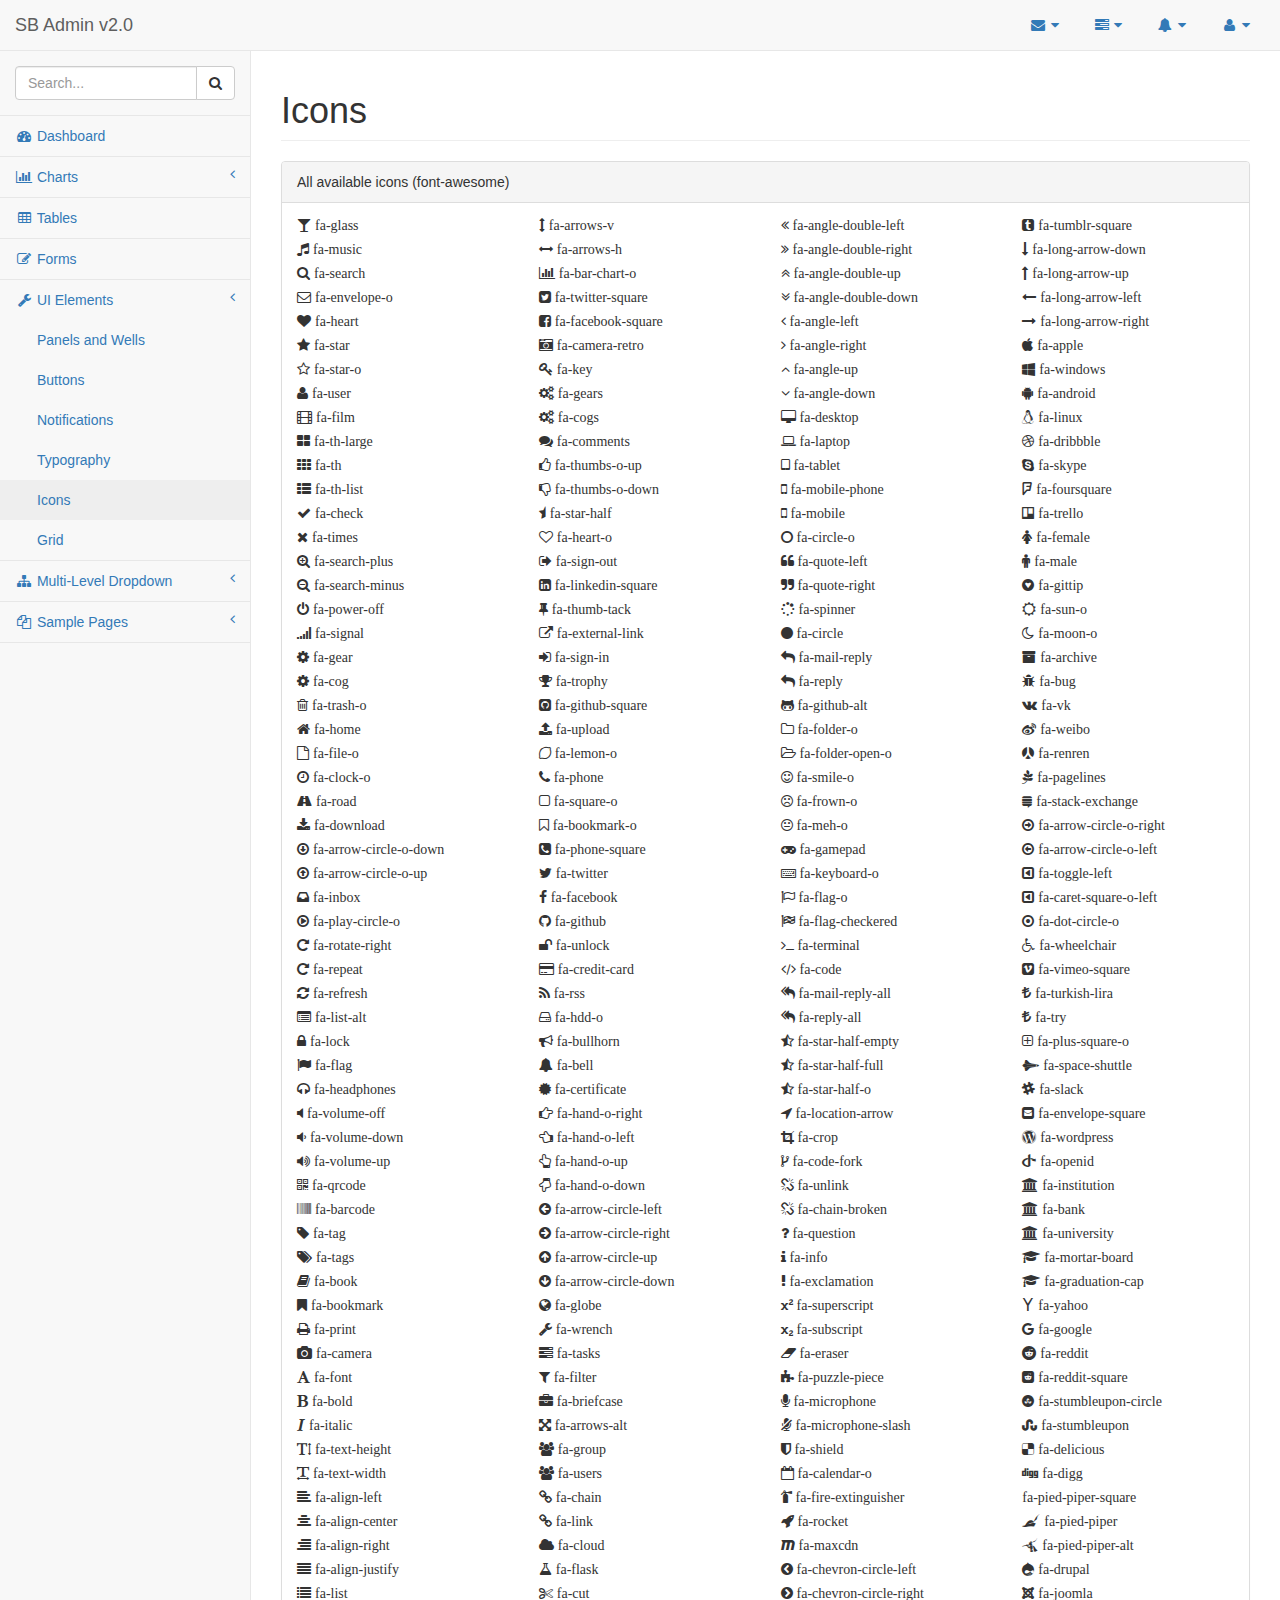
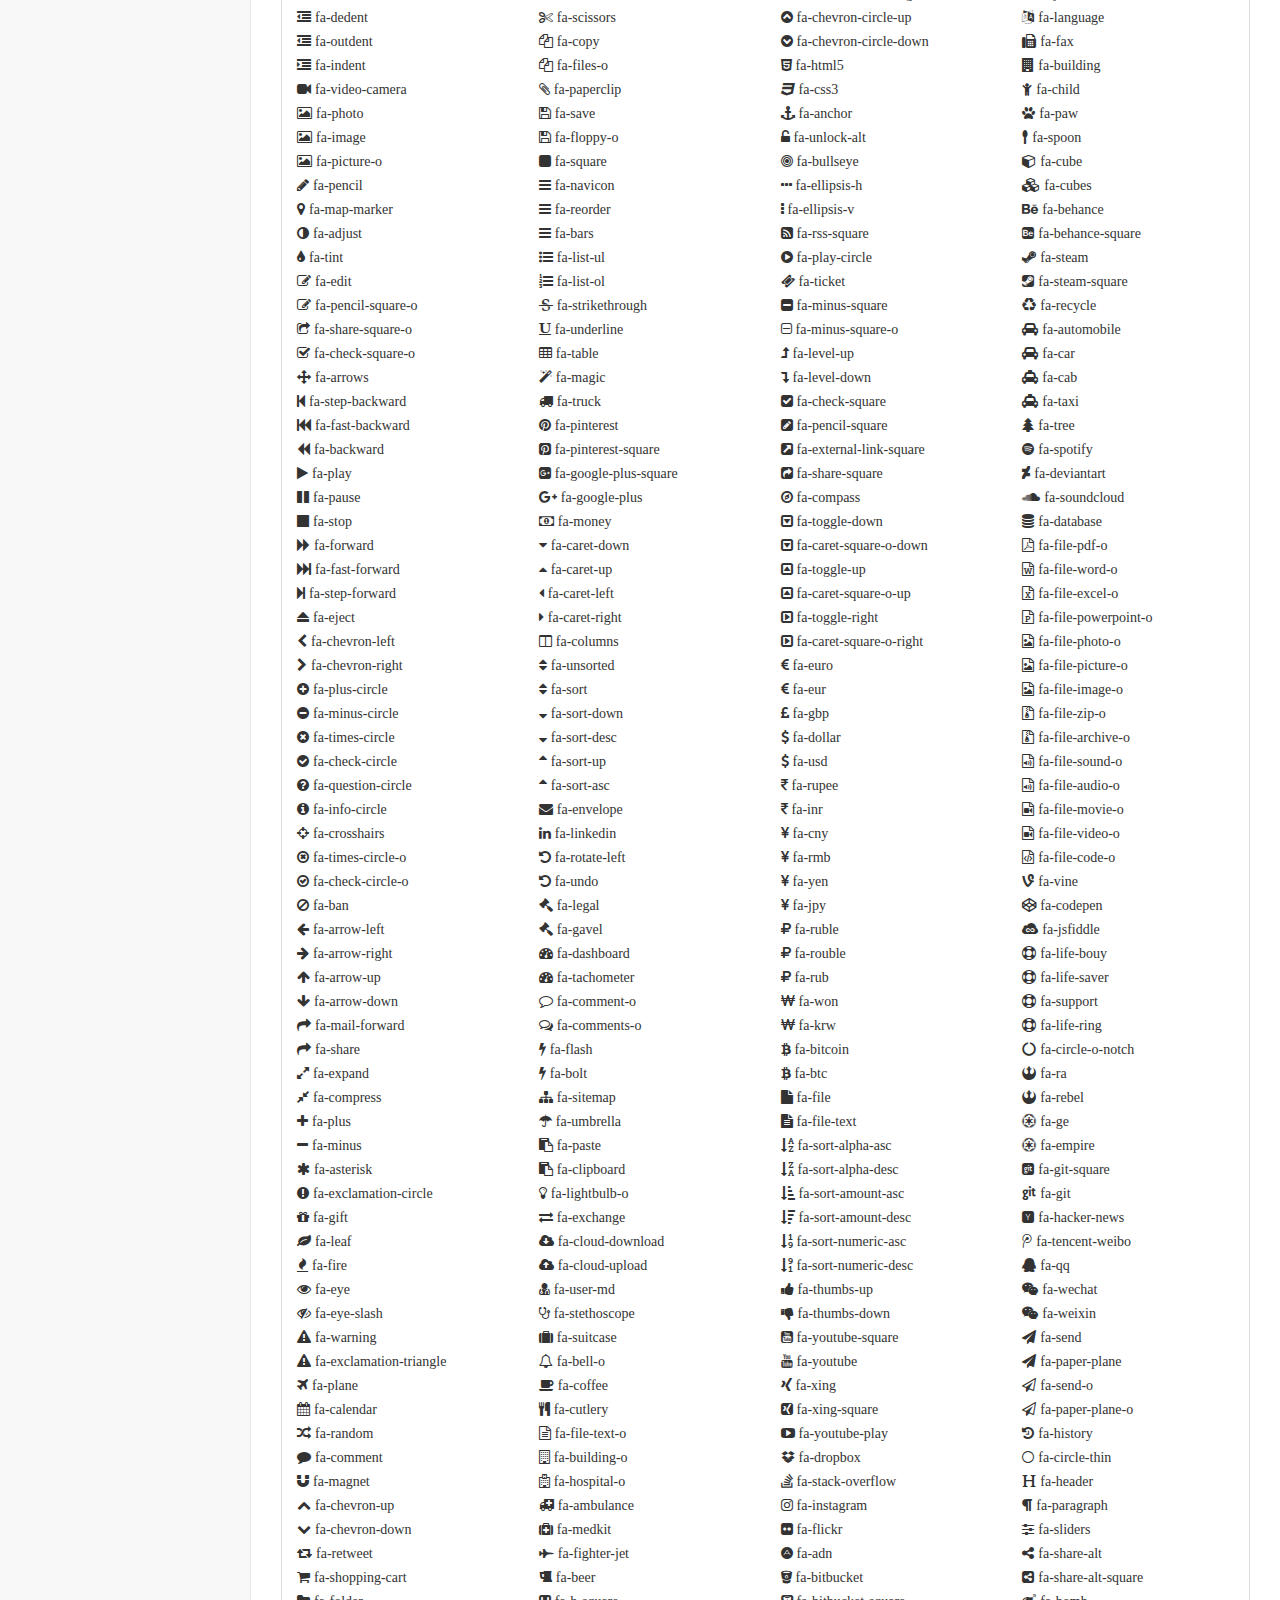
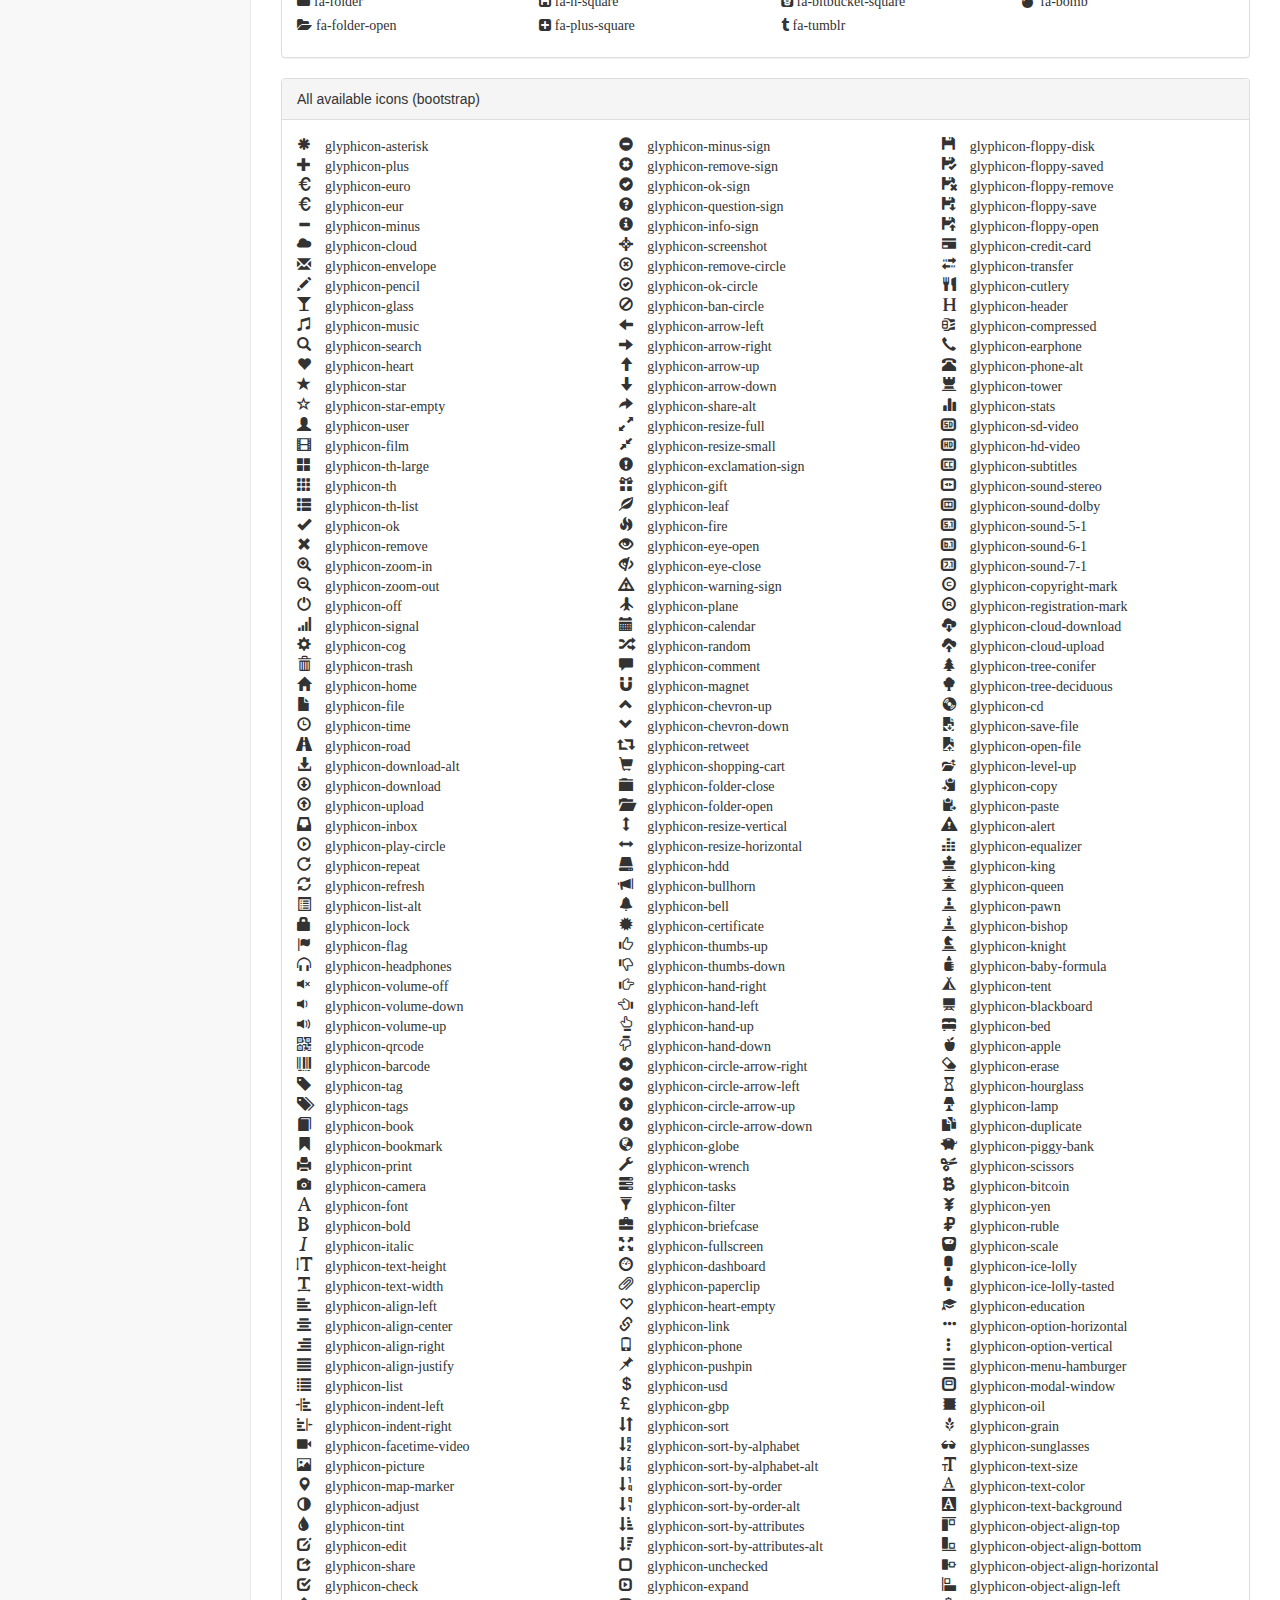
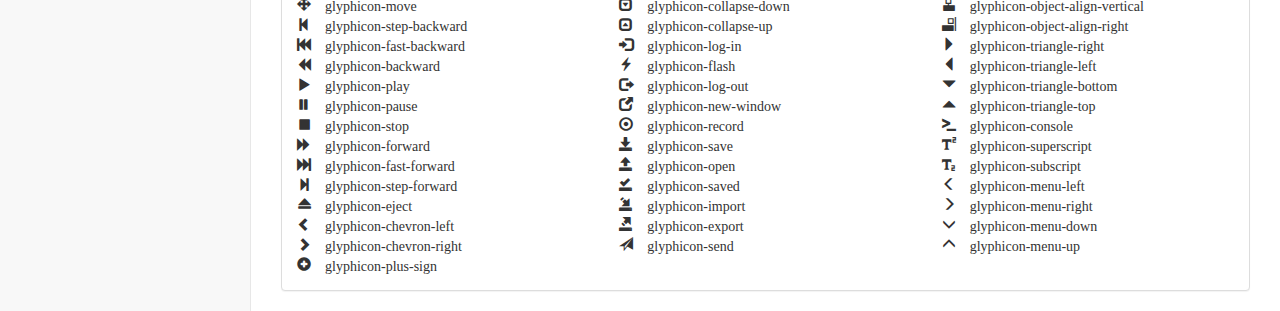
<file: feeds/pages/icons.html>
<!DOCTYPE html>
<html lang="en">

<head>

    <meta charset="utf-8">
    <meta http-equiv="X-UA-Compatible" content="IE=edge">
    <meta name="viewport" content="width=device-width, initial-scale=1">
    <meta name="description" content="">
    <meta name="author" content="">

    <title>SB Admin 2 - Bootstrap Admin Theme</title>

    <!-- Bootstrap Core CSS -->
    <link href="../vendor/bootstrap/css/bootstrap.min.css" rel="stylesheet">

    <!-- MetisMenu CSS -->
    <link href="../vendor/metisMenu/metisMenu.min.css" rel="stylesheet">

    <!-- Custom CSS -->
    <link href="../dist/css/sb-admin-2.css" rel="stylesheet">

    <!-- Custom Fonts -->
    <link href="../vendor/font-awesome/css/font-awesome.min.css" rel="stylesheet" type="text/css">

    <!-- HTML5 Shim and Respond.js IE8 support of HTML5 elements and media queries -->
    <!-- WARNING: Respond.js doesn't work if you view the page via file:// -->
    <!--[if lt IE 9]>
        <script src="https://oss.maxcdn.com/libs/html5shiv/3.7.0/html5shiv.js"></script>
        <script src="https://oss.maxcdn.com/libs/respond.js/1.4.2/respond.min.js"></script>
    <![endif]-->

</head>

<body>

    <div id="wrapper">

        <!-- Navigation -->
        <nav class="navbar navbar-default navbar-static-top" role="navigation" style="margin-bottom: 0">
            <div class="navbar-header">
                <button type="button" class="navbar-toggle" data-toggle="collapse" data-target=".navbar-collapse">
                    <span class="sr-only">Toggle navigation</span>
                    <span class="icon-bar"></span>
                    <span class="icon-bar"></span>
                    <span class="icon-bar"></span>
                </button>
                <a class="navbar-brand" href="index.html">SB Admin v2.0</a>
            </div>
            <!-- /.navbar-header -->

            <ul class="nav navbar-top-links navbar-right">
                <li class="dropdown">
                    <a class="dropdown-toggle" data-toggle="dropdown" href="#">
                        <i class="fa fa-envelope fa-fw"></i> <i class="fa fa-caret-down"></i>
                    </a>
                    <ul class="dropdown-menu dropdown-messages">
                        <li>
                            <a href="#">
                                <div>
                                    <strong>John Smith</strong>
                                    <span class="pull-right text-muted">
                                            <em>Yesterday</em>
                                        </span>
                                </div>
                                <div>Lorem ipsum dolor sit amet, consectetur adipiscing elit. Pellentesque eleifend...</div>
                            </a>
                        </li>
                        <li class="divider"></li>
                        <li>
                            <a href="#">
                                <div>
                                    <strong>John Smith</strong>
                                    <span class="pull-right text-muted">
                                            <em>Yesterday</em>
                                        </span>
                                </div>
                                <div>Lorem ipsum dolor sit amet, consectetur adipiscing elit. Pellentesque eleifend...</div>
                            </a>
                        </li>
                        <li class="divider"></li>
                        <li>
                            <a href="#">
                                <div>
                                    <strong>John Smith</strong>
                                    <span class="pull-right text-muted">
                                            <em>Yesterday</em>
                                        </span>
                                </div>
                                <div>Lorem ipsum dolor sit amet, consectetur adipiscing elit. Pellentesque eleifend...</div>
                            </a>
                        </li>
                        <li class="divider"></li>
                        <li>
                            <a class="text-center" href="#">
                                <strong>Read All Messages</strong>
                                <i class="fa fa-angle-right"></i>
                            </a>
                        </li>
                    </ul>
                    <!-- /.dropdown-messages -->
                </li>
                <!-- /.dropdown -->
                <li class="dropdown">
                    <a class="dropdown-toggle" data-toggle="dropdown" href="#">
                        <i class="fa fa-tasks fa-fw"></i> <i class="fa fa-caret-down"></i>
                    </a>
                    <ul class="dropdown-menu dropdown-tasks">
                        <li>
                            <a href="#">
                                <div>
                                    <p>
                                        <strong>Task 1</strong>
                                        <span class="pull-right text-muted">40% Complete</span>
                                    </p>
                                    <div class="progress progress-striped active">
                                        <div class="progress-bar progress-bar-success" role="progressbar" aria-valuenow="40" aria-valuemin="0" aria-valuemax="100" style="width: 40%">
                                            <span class="sr-only">40% Complete (success)</span>
                                        </div>
                                    </div>
                                </div>
                            </a>
                        </li>
                        <li class="divider"></li>
                        <li>
                            <a href="#">
                                <div>
                                    <p>
                                        <strong>Task 2</strong>
                                        <span class="pull-right text-muted">20% Complete</span>
                                    </p>
                                    <div class="progress progress-striped active">
                                        <div class="progress-bar progress-bar-info" role="progressbar" aria-valuenow="20" aria-valuemin="0" aria-valuemax="100" style="width: 20%">
                                            <span class="sr-only">20% Complete</span>
                                        </div>
                                    </div>
                                </div>
                            </a>
                        </li>
                        <li class="divider"></li>
                        <li>
                            <a href="#">
                                <div>
                                    <p>
                                        <strong>Task 3</strong>
                                        <span class="pull-right text-muted">60% Complete</span>
                                    </p>
                                    <div class="progress progress-striped active">
                                        <div class="progress-bar progress-bar-warning" role="progressbar" aria-valuenow="60" aria-valuemin="0" aria-valuemax="100" style="width: 60%">
                                            <span class="sr-only">60% Complete (warning)</span>
                                        </div>
                                    </div>
                                </div>
                            </a>
                        </li>
                        <li class="divider"></li>
                        <li>
                            <a href="#">
                                <div>
                                    <p>
                                        <strong>Task 4</strong>
                                        <span class="pull-right text-muted">80% Complete</span>
                                    </p>
                                    <div class="progress progress-striped active">
                                        <div class="progress-bar progress-bar-danger" role="progressbar" aria-valuenow="80" aria-valuemin="0" aria-valuemax="100" style="width: 80%">
                                            <span class="sr-only">80% Complete (danger)</span>
                                        </div>
                                    </div>
                                </div>
                            </a>
                        </li>
                        <li class="divider"></li>
                        <li>
                            <a class="text-center" href="#">
                                <strong>See All Tasks</strong>
                                <i class="fa fa-angle-right"></i>
                            </a>
                        </li>
                    </ul>
                    <!-- /.dropdown-tasks -->
                </li>
                <!-- /.dropdown -->
                <li class="dropdown">
                    <a class="dropdown-toggle" data-toggle="dropdown" href="#">
                        <i class="fa fa-bell fa-fw"></i> <i class="fa fa-caret-down"></i>
                    </a>
                    <ul class="dropdown-menu dropdown-alerts">
                        <li>
                            <a href="#">
                                <div>
                                    <i class="fa fa-comment fa-fw"></i> New Comment
                                    <span class="pull-right text-muted small">4 minutes ago</span>
                                </div>
                            </a>
                        </li>
                        <li class="divider"></li>
                        <li>
                            <a href="#">
                                <div>
                                    <i class="fa fa-twitter fa-fw"></i> 3 New Followers
                                    <span class="pull-right text-muted small">12 minutes ago</span>
                                </div>
                            </a>
                        </li>
                        <li class="divider"></li>
                        <li>
                            <a href="#">
                                <div>
                                    <i class="fa fa-envelope fa-fw"></i> Message Sent
                                    <span class="pull-right text-muted small">4 minutes ago</span>
                                </div>
                            </a>
                        </li>
                        <li class="divider"></li>
                        <li>
                            <a href="#">
                                <div>
                                    <i class="fa fa-tasks fa-fw"></i> New Task
                                    <span class="pull-right text-muted small">4 minutes ago</span>
                                </div>
                            </a>
                        </li>
                        <li class="divider"></li>
                        <li>
                            <a href="#">
                                <div>
                                    <i class="fa fa-upload fa-fw"></i> Server Rebooted
                                    <span class="pull-right text-muted small">4 minutes ago</span>
                                </div>
                            </a>
                        </li>
                        <li class="divider"></li>
                        <li>
                            <a class="text-center" href="#">
                                <strong>See All Alerts</strong>
                                <i class="fa fa-angle-right"></i>
                            </a>
                        </li>
                    </ul>
                    <!-- /.dropdown-alerts -->
                </li>
                <!-- /.dropdown -->
                <li class="dropdown">
                    <a class="dropdown-toggle" data-toggle="dropdown" href="#">
                        <i class="fa fa-user fa-fw"></i> <i class="fa fa-caret-down"></i>
                    </a>
                    <ul class="dropdown-menu dropdown-user">
                        <li><a href="#"><i class="fa fa-user fa-fw"></i> User Profile</a>
                        </li>
                        <li><a href="#"><i class="fa fa-gear fa-fw"></i> Settings</a>
                        </li>
                        <li class="divider"></li>
                        <li><a href="login.html"><i class="fa fa-sign-out fa-fw"></i> Logout</a>
                        </li>
                    </ul>
                    <!-- /.dropdown-user -->
                </li>
                <!-- /.dropdown -->
            </ul>
            <!-- /.navbar-top-links -->

            <div class="navbar-default sidebar" role="navigation">
                <div class="sidebar-nav navbar-collapse">
                    <ul class="nav" id="side-menu">
                        <li class="sidebar-search">
                            <div class="input-group custom-search-form">
                                <input type="text" class="form-control" placeholder="Search...">
                                <span class="input-group-btn">
                                    <button class="btn btn-default" type="button">
                                        <i class="fa fa-search"></i>
                                    </button>
                                </span>
                            </div>
                            <!-- /input-group -->
                        </li>
                        <li>
                            <a href="index.html"><i class="fa fa-dashboard fa-fw"></i> Dashboard</a>
                        </li>
                        <li>
                            <a href="#"><i class="fa fa-bar-chart-o fa-fw"></i> Charts<span class="fa arrow"></span></a>
                            <ul class="nav nav-second-level">
                                <li>
                                    <a href="flot.html">Flot Charts</a>
                                </li>
                                <li>
                                    <a href="morris.html">Morris.js Charts</a>
                                </li>
                            </ul>
                            <!-- /.nav-second-level -->
                        </li>
                        <li>
                            <a href="tables.html"><i class="fa fa-table fa-fw"></i> Tables</a>
                        </li>
                        <li>
                            <a href="forms.html"><i class="fa fa-edit fa-fw"></i> Forms</a>
                        </li>
                        <li>
                            <a href="#"><i class="fa fa-wrench fa-fw"></i> UI Elements<span class="fa arrow"></span></a>
                            <ul class="nav nav-second-level">
                                <li>
                                    <a href="panels-wells.html">Panels and Wells</a>
                                </li>
                                <li>
                                    <a href="buttons.html">Buttons</a>
                                </li>
                                <li>
                                    <a href="notifications.html">Notifications</a>
                                </li>
                                <li>
                                    <a href="typography.html">Typography</a>
                                </li>
                                <li>
                                    <a href="icons.html"> Icons</a>
                                </li>
                                <li>
                                    <a href="grid.html">Grid</a>
                                </li>
                            </ul>
                            <!-- /.nav-second-level -->
                        </li>
                        <li>
                            <a href="#"><i class="fa fa-sitemap fa-fw"></i> Multi-Level Dropdown<span class="fa arrow"></span></a>
                            <ul class="nav nav-second-level">
                                <li>
                                    <a href="#">Second Level Item</a>
                                </li>
                                <li>
                                    <a href="#">Second Level Item</a>
                                </li>
                                <li>
                                    <a href="#">Third Level <span class="fa arrow"></span></a>
                                    <ul class="nav nav-third-level">
                                        <li>
                                            <a href="#">Third Level Item</a>
                                        </li>
                                        <li>
                                            <a href="#">Third Level Item</a>
                                        </li>
                                        <li>
                                            <a href="#">Third Level Item</a>
                                        </li>
                                        <li>
                                            <a href="#">Third Level Item</a>
                                        </li>
                                    </ul>
                                    <!-- /.nav-third-level -->
                                </li>
                            </ul>
                            <!-- /.nav-second-level -->
                        </li>
                        <li>
                            <a href="#"><i class="fa fa-files-o fa-fw"></i> Sample Pages<span class="fa arrow"></span></a>
                            <ul class="nav nav-second-level">
                                <li>
                                    <a href="blank.html">Blank Page</a>
                                </li>
                                <li>
                                    <a href="login.html">Login Page</a>
                                </li>
                            </ul>
                            <!-- /.nav-second-level -->
                        </li>
                    </ul>
                </div>
                <!-- /.sidebar-collapse -->
            </div>
            <!-- /.navbar-static-side -->
        </nav>

        <div id="page-wrapper">
            <div class="row">
                <div class="col-lg-12">
                    <h1 class="page-header">Icons</h1>
                </div>
                <!-- /.col-lg-12 -->
            </div>
            <!-- /.row -->
            <div class="row">
                <div class="col-lg-12">
                    <div class="panel panel-default">
                        <div class="panel-heading">
                            All available icons (font-awesome)
                        </div>
                        <div class="panel-body">
                            <div class="row">
                                <div class="fa col-lg-3">
                                    <p class="fa fa-glass"> fa-glass </p>
                                    <br/>
                                    <p class="fa fa-music"> fa-music </p>
                                    <br/>
                                    <p class="fa fa-search"> fa-search </p>
                                    <br/>
                                    <p class="fa fa-envelope-o"> fa-envelope-o </p>
                                    <br/>
                                    <p class="fa fa-heart"> fa-heart </p>
                                    <br/>
                                    <p class="fa fa-star"> fa-star </p>
                                    <br/>
                                    <p class="fa fa-star-o"> fa-star-o </p>
                                    <br/>
                                    <p class="fa fa-user"> fa-user </p>
                                    <br/>
                                    <p class="fa fa-film"> fa-film </p>
                                    <br/>
                                    <p class="fa fa-th-large"> fa-th-large </p>
                                    <br/>
                                    <p class="fa fa-th"> fa-th </p>
                                    <br/>
                                    <p class="fa fa-th-list"> fa-th-list </p>
                                    <br/>
                                    <p class="fa fa-check"> fa-check </p>
                                    <br/>
                                    <p class="fa fa-times"> fa-times </p>
                                    <br/>
                                    <p class="fa fa-search-plus"> fa-search-plus </p>
                                    <br/>
                                    <p class="fa fa-search-minus"> fa-search-minus </p>
                                    <br/>
                                    <p class="fa fa-power-off"> fa-power-off </p>
                                    <br/>
                                    <p class="fa fa-signal"> fa-signal </p>
                                    <br/>
                                    <p class="fa fa-gear"> fa-gear </p>
                                    <br/>
                                    <p class="fa fa-cog"> fa-cog </p>
                                    <br/>
                                    <p class="fa fa-trash-o"> fa-trash-o </p>
                                    <br/>
                                    <p class="fa fa-home"> fa-home </p>
                                    <br/>
                                    <p class="fa fa-file-o"> fa-file-o </p>
                                    <br/>
                                    <p class="fa fa-clock-o"> fa-clock-o </p>
                                    <br/>
                                    <p class="fa fa-road"> fa-road </p>
                                    <br/>
                                    <p class="fa fa-download"> fa-download </p>
                                    <br/>
                                    <p class="fa fa-arrow-circle-o-down"> fa-arrow-circle-o-down </p>
                                    <br/>
                                    <p class="fa fa-arrow-circle-o-up"> fa-arrow-circle-o-up </p>
                                    <br/>
                                    <p class="fa fa-inbox"> fa-inbox </p>
                                    <br/>
                                    <p class="fa fa-play-circle-o"> fa-play-circle-o </p>
                                    <br/>
                                    <p class="fa fa-rotate-right"> fa-rotate-right </p>
                                    <br/>
                                    <p class="fa fa-repeat"> fa-repeat </p>
                                    <br/>
                                    <p class="fa fa-refresh"> fa-refresh </p>
                                    <br/>
                                    <p class="fa fa-list-alt"> fa-list-alt </p>
                                    <br/>
                                    <p class="fa fa-lock"> fa-lock </p>
                                    <br/>
                                    <p class="fa fa-flag"> fa-flag </p>
                                    <br/>
                                    <p class="fa fa-headphones"> fa-headphones </p>
                                    <br/>
                                    <p class="fa fa-volume-off"> fa-volume-off </p>
                                    <br/>
                                    <p class="fa fa-volume-down"> fa-volume-down </p>
                                    <br/>
                                    <p class="fa fa-volume-up"> fa-volume-up </p>
                                    <br/>
                                    <p class="fa fa-qrcode"> fa-qrcode </p>
                                    <br/>
                                    <p class="fa fa-barcode"> fa-barcode </p>
                                    <br/>
                                    <p class="fa fa-tag"> fa-tag </p>
                                    <br/>
                                    <p class="fa fa-tags"> fa-tags </p>
                                    <br/>
                                    <p class="fa fa-book"> fa-book </p>
                                    <br/>
                                    <p class="fa fa-bookmark"> fa-bookmark </p>
                                    <br/>
                                    <p class="fa fa-print"> fa-print </p>
                                    <br/>
                                    <p class="fa fa-camera"> fa-camera </p>
                                    <br/>
                                    <p class="fa fa-font"> fa-font </p>
                                    <br/>
                                    <p class="fa fa-bold"> fa-bold </p>
                                    <br/>
                                    <p class="fa fa-italic"> fa-italic </p>
                                    <br/>
                                    <p class="fa fa-text-height"> fa-text-height </p>
                                    <br/>
                                    <p class="fa fa-text-width"> fa-text-width </p>
                                    <br/>
                                    <p class="fa fa-align-left"> fa-align-left </p>
                                    <br/>
                                    <p class="fa fa-align-center"> fa-align-center </p>
                                    <br/>
                                    <p class="fa fa-align-right"> fa-align-right </p>
                                    <br/>
                                    <p class="fa fa-align-justify"> fa-align-justify </p>
                                    <br/>
                                    <p class="fa fa-list"> fa-list </p>
                                    <br/>
                                    <p class="fa fa-dedent"> fa-dedent </p>
                                    <br/>
                                    <p class="fa fa-outdent"> fa-outdent </p>
                                    <br/>
                                    <p class="fa fa-indent"> fa-indent </p>
                                    <br/>
                                    <p class="fa fa-video-camera"> fa-video-camera </p>
                                    <br/>
                                    <p class="fa fa-photo"> fa-photo </p>
                                    <br/>
                                    <p class="fa fa-image"> fa-image </p>
                                    <br/>
                                    <p class="fa fa-picture-o"> fa-picture-o </p>
                                    <br/>
                                    <p class="fa fa-pencil"> fa-pencil </p>
                                    <br/>
                                    <p class="fa fa-map-marker"> fa-map-marker </p>
                                    <br/>
                                    <p class="fa fa-adjust"> fa-adjust </p>
                                    <br/>
                                    <p class="fa fa-tint"> fa-tint </p>
                                    <br/>
                                    <p class="fa fa-edit"> fa-edit </p>
                                    <br/>
                                    <p class="fa fa-pencil-square-o"> fa-pencil-square-o </p>
                                    <br/>
                                    <p class="fa fa-share-square-o"> fa-share-square-o </p>
                                    <br/>
                                    <p class="fa fa-check-square-o"> fa-check-square-o </p>
                                    <br/>
                                    <p class="fa fa-arrows"> fa-arrows </p>
                                    <br/>
                                    <p class="fa fa-step-backward"> fa-step-backward </p>
                                    <br/>
                                    <p class="fa fa-fast-backward"> fa-fast-backward </p>
                                    <br/>
                                    <p class="fa fa-backward"> fa-backward </p>
                                    <br/>
                                    <p class="fa fa-play"> fa-play </p>
                                    <br/>
                                    <p class="fa fa-pause"> fa-pause </p>
                                    <br/>
                                    <p class="fa fa-stop"> fa-stop </p>
                                    <br/>
                                    <p class="fa fa-forward"> fa-forward </p>
                                    <br/>
                                    <p class="fa fa-fast-forward"> fa-fast-forward </p>
                                    <br/>
                                    <p class="fa fa-step-forward"> fa-step-forward </p>
                                    <br/>
                                    <p class="fa fa-eject"> fa-eject </p>
                                    <br/>
                                    <p class="fa fa-chevron-left"> fa-chevron-left </p>
                                    <br/>
                                    <p class="fa fa-chevron-right"> fa-chevron-right </p>
                                    <br/>
                                    <p class="fa fa-plus-circle"> fa-plus-circle </p>
                                    <br/>
                                    <p class="fa fa-minus-circle"> fa-minus-circle </p>
                                    <br/>
                                    <p class="fa fa-times-circle"> fa-times-circle </p>
                                    <br/>
                                    <p class="fa fa-check-circle"> fa-check-circle </p>
                                    <br/>
                                    <p class="fa fa-question-circle"> fa-question-circle </p>
                                    <br/>
                                    <p class="fa fa-info-circle"> fa-info-circle </p>
                                    <br/>
                                    <p class="fa fa-crosshairs"> fa-crosshairs </p>
                                    <br/>
                                    <p class="fa fa-times-circle-o"> fa-times-circle-o </p>
                                    <br/>
                                    <p class="fa fa-check-circle-o"> fa-check-circle-o </p>
                                    <br/>
                                    <p class="fa fa-ban"> fa-ban </p>
                                    <br/>
                                    <p class="fa fa-arrow-left"> fa-arrow-left </p>
                                    <br/>
                                    <p class="fa fa-arrow-right"> fa-arrow-right </p>
                                    <br/>
                                    <p class="fa fa-arrow-up"> fa-arrow-up </p>
                                    <br/>
                                    <p class="fa fa-arrow-down"> fa-arrow-down </p>
                                    <br/>
                                    <p class="fa fa-mail-forward"> fa-mail-forward </p>
                                    <br/>
                                    <p class="fa fa-share"> fa-share </p>
                                    <br/>
                                    <p class="fa fa-expand"> fa-expand </p>
                                    <br/>
                                    <p class="fa fa-compress"> fa-compress </p>
                                    <br/>
                                    <p class="fa fa-plus"> fa-plus </p>
                                    <br/>
                                    <p class="fa fa-minus"> fa-minus </p>
                                    <br/>
                                    <p class="fa fa-asterisk"> fa-asterisk </p>
                                    <br/>
                                    <p class="fa fa-exclamation-circle"> fa-exclamation-circle </p>
                                    <br/>
                                    <p class="fa fa-gift"> fa-gift </p>
                                    <br/>
                                    <p class="fa fa-leaf"> fa-leaf </p>
                                    <br/>
                                    <p class="fa fa-fire"> fa-fire </p>
                                    <br/>
                                    <p class="fa fa-eye"> fa-eye </p>
                                    <br/>
                                    <p class="fa fa-eye-slash"> fa-eye-slash </p>
                                    <br/>
                                    <p class="fa fa-warning"> fa-warning </p>
                                    <br/>
                                    <p class="fa fa-exclamation-triangle"> fa-exclamation-triangle </p>
                                    <br/>
                                    <p class="fa fa-plane"> fa-plane </p>
                                    <br/>
                                    <p class="fa fa-calendar"> fa-calendar </p>
                                    <br/>
                                    <p class="fa fa-random"> fa-random </p>
                                    <br/>
                                    <p class="fa fa-comment"> fa-comment </p>
                                    <br/>
                                    <p class="fa fa-magnet"> fa-magnet </p>
                                    <br/>
                                    <p class="fa fa-chevron-up"> fa-chevron-up </p>
                                    <br/>
                                    <p class="fa fa-chevron-down"> fa-chevron-down </p>
                                    <br/>
                                    <p class="fa fa-retweet"> fa-retweet </p>
                                    <br/>
                                    <p class="fa fa-shopping-cart"> fa-shopping-cart </p>
                                    <br/>
                                    <p class="fa fa-folder"> fa-folder </p>
                                    <br/>
                                    <p class="fa fa-folder-open"> fa-folder-open </p>
                                    <br/>
                                </div>
                                <!-- /.col-lg-6 (nested) -->
                                <div class="fa col-lg-3">
                                    <p class="fa fa-arrows-v"> fa-arrows-v </p>
                                    <br/>
                                    <p class="fa fa-arrows-h"> fa-arrows-h </p>
                                    <br/>
                                    <p class="fa fa-bar-chart-o"> fa-bar-chart-o </p>
                                    <br/>
                                    <p class="fa fa-twitter-square"> fa-twitter-square </p>
                                    <br/>
                                    <p class="fa fa-facebook-square"> fa-facebook-square </p>
                                    <br/>
                                    <p class="fa fa-camera-retro"> fa-camera-retro </p>
                                    <br/>
                                    <p class="fa fa-key"> fa-key </p>
                                    <br/>
                                    <p class="fa fa-gears"> fa-gears </p>
                                    <br/>
                                    <p class="fa fa-cogs"> fa-cogs </p>
                                    <br/>
                                    <p class="fa fa-comments"> fa-comments </p>
                                    <br/>
                                    <p class="fa fa-thumbs-o-up"> fa-thumbs-o-up </p>
                                    <br/>
                                    <p class="fa fa-thumbs-o-down"> fa-thumbs-o-down </p>
                                    <br/>
                                    <p class="fa fa-star-half"> fa-star-half </p>
                                    <br/>
                                    <p class="fa fa-heart-o"> fa-heart-o </p>
                                    <br/>
                                    <p class="fa fa-sign-out"> fa-sign-out </p>
                                    <br/>
                                    <p class="fa fa-linkedin-square"> fa-linkedin-square </p>
                                    <br/>
                                    <p class="fa fa-thumb-tack"> fa-thumb-tack </p>
                                    <br/>
                                    <p class="fa fa-external-link"> fa-external-link </p>
                                    <br/>
                                    <p class="fa fa-sign-in"> fa-sign-in </p>
                                    <br/>
                                    <p class="fa fa-trophy"> fa-trophy </p>
                                    <br/>
                                    <p class="fa fa-github-square"> fa-github-square </p>
                                    <br/>
                                    <p class="fa fa-upload"> fa-upload </p>
                                    <br/>
                                    <p class="fa fa-lemon-o"> fa-lemon-o </p>
                                    <br/>
                                    <p class="fa fa-phone"> fa-phone </p>
                                    <br/>
                                    <p class="fa fa-square-o"> fa-square-o </p>
                                    <br/>
                                    <p class="fa fa-bookmark-o"> fa-bookmark-o </p>
                                    <br/>
                                    <p class="fa fa-phone-square"> fa-phone-square </p>
                                    <br/>
                                    <p class="fa fa-twitter"> fa-twitter </p>
                                    <br/>
                                    <p class="fa fa-facebook"> fa-facebook </p>
                                    <br/>
                                    <p class="fa fa-github"> fa-github </p>
                                    <br/>
                                    <p class="fa fa-unlock"> fa-unlock </p>
                                    <br/>
                                    <p class="fa fa-credit-card"> fa-credit-card </p>
                                    <br/>
                                    <p class="fa fa-rss"> fa-rss </p>
                                    <br/>
                                    <p class="fa fa-hdd-o"> fa-hdd-o </p>
                                    <br/>
                                    <p class="fa fa-bullhorn"> fa-bullhorn </p>
                                    <br/>
                                    <p class="fa fa-bell"> fa-bell </p>
                                    <br/>
                                    <p class="fa fa-certificate"> fa-certificate </p>
                                    <br/>
                                    <p class="fa fa-hand-o-right"> fa-hand-o-right </p>
                                    <br/>
                                    <p class="fa fa-hand-o-left"> fa-hand-o-left </p>
                                    <br/>
                                    <p class="fa fa-hand-o-up"> fa-hand-o-up </p>
                                    <br/>
                                    <p class="fa fa-hand-o-down"> fa-hand-o-down </p>
                                    <br/>
                                    <p class="fa fa-arrow-circle-left"> fa-arrow-circle-left </p>
                                    <br/>
                                    <p class="fa fa-arrow-circle-right"> fa-arrow-circle-right </p>
                                    <br/>
                                    <p class="fa fa-arrow-circle-up"> fa-arrow-circle-up </p>
                                    <br/>
                                    <p class="fa fa-arrow-circle-down"> fa-arrow-circle-down </p>
                                    <br/>
                                    <p class="fa fa-globe"> fa-globe </p>
                                    <br/>
                                    <p class="fa fa-wrench"> fa-wrench </p>
                                    <br/>
                                    <p class="fa fa-tasks"> fa-tasks </p>
                                    <br/>
                                    <p class="fa fa-filter"> fa-filter </p>
                                    <br/>
                                    <p class="fa fa-briefcase"> fa-briefcase </p>
                                    <br/>
                                    <p class="fa fa-arrows-alt"> fa-arrows-alt </p>
                                    <br/>
                                    <p class="fa fa-group"> fa-group </p>
                                    <br/>
                                    <p class="fa fa-users"> fa-users </p>
                                    <br/>
                                    <p class="fa fa-chain"> fa-chain </p>
                                    <br/>
                                    <p class="fa fa-link"> fa-link </p>
                                    <br/>
                                    <p class="fa fa-cloud"> fa-cloud </p>
                                    <br/>
                                    <p class="fa fa-flask"> fa-flask </p>
                                    <br/>
                                    <p class="fa fa-cut"> fa-cut </p>
                                    <br/>
                                    <p class="fa fa-scissors"> fa-scissors </p>
                                    <br/>
                                    <p class="fa fa-copy"> fa-copy </p>
                                    <br/>
                                    <p class="fa fa-files-o"> fa-files-o </p>
                                    <br/>
                                    <p class="fa fa-paperclip"> fa-paperclip </p>
                                    <br/>
                                    <p class="fa fa-save"> fa-save </p>
                                    <br/>
                                    <p class="fa fa-floppy-o"> fa-floppy-o </p>
                                    <br/>
                                    <p class="fa fa-square"> fa-square </p>
                                    <br/>
                                    <p class="fa fa-navicon"> fa-navicon </p>
                                    <br/>
                                    <p class="fa fa-reorder"> fa-reorder </p>
                                    <br/>
                                    <p class="fa fa-bars"> fa-bars </p>
                                    <br/>
                                    <p class="fa fa-list-ul"> fa-list-ul </p>
                                    <br/>
                                    <p class="fa fa-list-ol"> fa-list-ol </p>
                                    <br/>
                                    <p class="fa fa-strikethrough"> fa-strikethrough </p>
                                    <br/>
                                    <p class="fa fa-underline"> fa-underline </p>
                                    <br/>
                                    <p class="fa fa-table"> fa-table </p>
                                    <br/>
                                    <p class="fa fa-magic"> fa-magic </p>
                                    <br/>
                                    <p class="fa fa-truck"> fa-truck </p>
                                    <br/>
                                    <p class="fa fa-pinterest"> fa-pinterest </p>
                                    <br/>
                                    <p class="fa fa-pinterest-square"> fa-pinterest-square </p>
                                    <br/>
                                    <p class="fa fa-google-plus-square"> fa-google-plus-square </p>
                                    <br/>
                                    <p class="fa fa-google-plus"> fa-google-plus </p>
                                    <br/>
                                    <p class="fa fa-money"> fa-money </p>
                                    <br/>
                                    <p class="fa fa-caret-down"> fa-caret-down </p>
                                    <br/>
                                    <p class="fa fa-caret-up"> fa-caret-up </p>
                                    <br/>
                                    <p class="fa fa-caret-left"> fa-caret-left </p>
                                    <br/>
                                    <p class="fa fa-caret-right"> fa-caret-right </p>
                                    <br/>
                                    <p class="fa fa-columns"> fa-columns </p>
                                    <br/>
                                    <p class="fa fa-unsorted"> fa-unsorted </p>
                                    <br/>
                                    <p class="fa fa-sort"> fa-sort </p>
                                    <br/>
                                    <p class="fa fa-sort-down"> fa-sort-down </p>
                                    <br/>
                                    <p class="fa fa-sort-desc"> fa-sort-desc </p>
                                    <br/>
                                    <p class="fa fa-sort-up"> fa-sort-up </p>
                                    <br/>
                                    <p class="fa fa-sort-asc"> fa-sort-asc </p>
                                    <br/>
                                    <p class="fa fa-envelope"> fa-envelope </p>
                                    <br/>
                                    <p class="fa fa-linkedin"> fa-linkedin </p>
                                    <br/>
                                    <p class="fa fa-rotate-left"> fa-rotate-left </p>
                                    <br/>
                                    <p class="fa fa-undo"> fa-undo </p>
                                    <br/>
                                    <p class="fa fa-legal"> fa-legal </p>
                                    <br/>
                                    <p class="fa fa-gavel"> fa-gavel </p>
                                    <br/>
                                    <p class="fa fa-dashboard"> fa-dashboard </p>
                                    <br/>
                                    <p class="fa fa-tachometer"> fa-tachometer </p>
                                    <br/>
                                    <p class="fa fa-comment-o"> fa-comment-o </p>
                                    <br/>
                                    <p class="fa fa-comments-o"> fa-comments-o </p>
                                    <br/>
                                    <p class="fa fa-flash"> fa-flash </p>
                                    <br/>
                                    <p class="fa fa-bolt"> fa-bolt </p>
                                    <br/>
                                    <p class="fa fa-sitemap"> fa-sitemap </p>
                                    <br/>
                                    <p class="fa fa-umbrella"> fa-umbrella </p>
                                    <br/>
                                    <p class="fa fa-paste"> fa-paste </p>
                                    <br/>
                                    <p class="fa fa-clipboard"> fa-clipboard </p>
                                    <br/>
                                    <p class="fa fa-lightbulb-o"> fa-lightbulb-o </p>
                                    <br/>
                                    <p class="fa fa-exchange"> fa-exchange </p>
                                    <br/>
                                    <p class="fa fa-cloud-download"> fa-cloud-download </p>
                                    <br/>
                                    <p class="fa fa-cloud-upload"> fa-cloud-upload </p>
                                    <br/>
                                    <p class="fa fa-user-md"> fa-user-md </p>
                                    <br/>
                                    <p class="fa fa-stethoscope"> fa-stethoscope </p>
                                    <br/>
                                    <p class="fa fa-suitcase"> fa-suitcase </p>
                                    <br/>
                                    <p class="fa fa-bell-o"> fa-bell-o </p>
                                    <br/>
                                    <p class="fa fa-coffee"> fa-coffee </p>
                                    <br/>
                                    <p class="fa fa-cutlery"> fa-cutlery </p>
                                    <br/>
                                    <p class="fa fa-file-text-o"> fa-file-text-o </p>
                                    <br/>
                                    <p class="fa fa-building-o"> fa-building-o </p>
                                    <br/>
                                    <p class="fa fa-hospital-o"> fa-hospital-o </p>
                                    <br/>
                                    <p class="fa fa-ambulance"> fa-ambulance </p>
                                    <br/>
                                    <p class="fa fa-medkit"> fa-medkit </p>
                                    <br/>
                                    <p class="fa fa-fighter-jet"> fa-fighter-jet </p>
                                    <br/>
                                    <p class="fa fa-beer"> fa-beer </p>
                                    <br/>
                                    <p class="fa fa-h-square"> fa-h-square </p>
                                    <br/>
                                    <p class="fa fa-plus-square"> fa-plus-square </p>
                                    <br/>
                                </div>
                                <div class="fa col-lg-3">
                                    <p class="fa fa-angle-double-left"> fa-angle-double-left </p>
                                    <br/>
                                    <p class="fa fa-angle-double-right"> fa-angle-double-right </p>
                                    <br/>
                                    <p class="fa fa-angle-double-up"> fa-angle-double-up </p>
                                    <br/>
                                    <p class="fa fa-angle-double-down"> fa-angle-double-down </p>
                                    <br/>
                                    <p class="fa fa-angle-left"> fa-angle-left </p>
                                    <br/>
                                    <p class="fa fa-angle-right"> fa-angle-right </p>
                                    <br/>
                                    <p class="fa fa-angle-up"> fa-angle-up </p>
                                    <br/>
                                    <p class="fa fa-angle-down"> fa-angle-down </p>
                                    <br/>
                                    <p class="fa fa-desktop"> fa-desktop </p>
                                    <br/>
                                    <p class="fa fa-laptop"> fa-laptop </p>
                                    <br/>
                                    <p class="fa fa-tablet"> fa-tablet </p>
                                    <br/>
                                    <p class="fa fa-mobile-phone"> fa-mobile-phone </p>
                                    <br/>
                                    <p class="fa fa-mobile"> fa-mobile </p>
                                    <br/>
                                    <p class="fa fa-circle-o"> fa-circle-o </p>
                                    <br/>
                                    <p class="fa fa-quote-left"> fa-quote-left </p>
                                    <br/>
                                    <p class="fa fa-quote-right"> fa-quote-right </p>
                                    <br/>
                                    <p class="fa fa-spinner"> fa-spinner </p>
                                    <br/>
                                    <p class="fa fa-circle"> fa-circle </p>
                                    <br/>
                                    <p class="fa fa-mail-reply"> fa-mail-reply </p>
                                    <br/>
                                    <p class="fa fa-reply"> fa-reply </p>
                                    <br/>
                                    <p class="fa fa-github-alt"> fa-github-alt </p>
                                    <br/>
                                    <p class="fa fa-folder-o"> fa-folder-o </p>
                                    <br/>
                                    <p class="fa fa-folder-open-o"> fa-folder-open-o </p>
                                    <br/>
                                    <p class="fa fa-smile-o"> fa-smile-o </p>
                                    <br/>
                                    <p class="fa fa-frown-o"> fa-frown-o </p>
                                    <br/>
                                    <p class="fa fa-meh-o"> fa-meh-o </p>
                                    <br/>
                                    <p class="fa fa-gamepad"> fa-gamepad </p>
                                    <br/>
                                    <p class="fa fa-keyboard-o"> fa-keyboard-o </p>
                                    <br/>
                                    <p class="fa fa-flag-o"> fa-flag-o </p>
                                    <br/>
                                    <p class="fa fa-flag-checkered"> fa-flag-checkered </p>
                                    <br/>
                                    <p class="fa fa-terminal"> fa-terminal </p>
                                    <br/>
                                    <p class="fa fa-code"> fa-code </p>
                                    <br/>
                                    <p class="fa fa-mail-reply-all"> fa-mail-reply-all </p>
                                    <br/>
                                    <p class="fa fa-reply-all"> fa-reply-all </p>
                                    <br/>
                                    <p class="fa fa-star-half-empty"> fa-star-half-empty </p>
                                    <br/>
                                    <p class="fa fa-star-half-full"> fa-star-half-full </p>
                                    <br/>
                                    <p class="fa fa-star-half-o"> fa-star-half-o </p>
                                    <br/>
                                    <p class="fa fa-location-arrow"> fa-location-arrow </p>
                                    <br/>
                                    <p class="fa fa-crop"> fa-crop </p>
                                    <br/>
                                    <p class="fa fa-code-fork"> fa-code-fork </p>
                                    <br/>
                                    <p class="fa fa-unlink"> fa-unlink </p>
                                    <br/>
                                    <p class="fa fa-chain-broken"> fa-chain-broken </p>
                                    <br/>
                                    <p class="fa fa-question"> fa-question </p>
                                    <br/>
                                    <p class="fa fa-info"> fa-info </p>
                                    <br/>
                                    <p class="fa fa-exclamation"> fa-exclamation </p>
                                    <br/>
                                    <p class="fa fa-superscript"> fa-superscript </p>
                                    <br/>
                                    <p class="fa fa-subscript"> fa-subscript </p>
                                    <br/>
                                    <p class="fa fa-eraser"> fa-eraser </p>
                                    <br/>
                                    <p class="fa fa-puzzle-piece"> fa-puzzle-piece </p>
                                    <br/>
                                    <p class="fa fa-microphone"> fa-microphone </p>
                                    <br/>
                                    <p class="fa fa-microphone-slash"> fa-microphone-slash </p>
                                    <br/>
                                    <p class="fa fa-shield"> fa-shield </p>
                                    <br/>
                                    <p class="fa fa-calendar-o"> fa-calendar-o </p>
                                    <br/>
                                    <p class="fa fa-fire-extinguisher"> fa-fire-extinguisher </p>
                                    <br/>
                                    <p class="fa fa-rocket"> fa-rocket </p>
                                    <br/>
                                    <p class="fa fa-maxcdn"> fa-maxcdn </p>
                                    <br/>
                                    <p class="fa fa-chevron-circle-left"> fa-chevron-circle-left </p>
                                    <br/>
                                    <p class="fa fa-chevron-circle-right"> fa-chevron-circle-right </p>
                                    <br/>
                                    <p class="fa fa-chevron-circle-up"> fa-chevron-circle-up </p>
                                    <br/>
                                    <p class="fa fa-chevron-circle-down"> fa-chevron-circle-down </p>
                                    <br/>
                                    <p class="fa fa-html5"> fa-html5 </p>
                                    <br/>
                                    <p class="fa fa-css3"> fa-css3 </p>
                                    <br/>
                                    <p class="fa fa-anchor"> fa-anchor </p>
                                    <br/>
                                    <p class="fa fa-unlock-alt"> fa-unlock-alt </p>
                                    <br/>
                                    <p class="fa fa-bullseye"> fa-bullseye </p>
                                    <br/>
                                    <p class="fa fa-ellipsis-h"> fa-ellipsis-h </p>
                                    <br/>
                                    <p class="fa fa-ellipsis-v"> fa-ellipsis-v </p>
                                    <br/>
                                    <p class="fa fa-rss-square"> fa-rss-square </p>
                                    <br/>
                                    <p class="fa fa-play-circle"> fa-play-circle </p>
                                    <br/>
                                    <p class="fa fa-ticket"> fa-ticket </p>
                                    <br/>
                                    <p class="fa fa-minus-square"> fa-minus-square </p>
                                    <br/>
                                    <p class="fa fa-minus-square-o"> fa-minus-square-o </p>
                                    <br/>
                                    <p class="fa fa-level-up"> fa-level-up </p>
                                    <br/>
                                    <p class="fa fa-level-down"> fa-level-down </p>
                                    <br/>
                                    <p class="fa fa-check-square"> fa-check-square </p>
                                    <br/>
                                    <p class="fa fa-pencil-square"> fa-pencil-square </p>
                                    <br/>
                                    <p class="fa fa-external-link-square"> fa-external-link-square </p>
                                    <br/>
                                    <p class="fa fa-share-square"> fa-share-square </p>
                                    <br/>
                                    <p class="fa fa-compass"> fa-compass </p>
                                    <br/>
                                    <p class="fa fa-toggle-down"> fa-toggle-down </p>
                                    <br/>
                                    <p class="fa fa-caret-square-o-down"> fa-caret-square-o-down </p>
                                    <br/>
                                    <p class="fa fa-toggle-up"> fa-toggle-up </p>
                                    <br/>
                                    <p class="fa fa-caret-square-o-up"> fa-caret-square-o-up </p>
                                    <br/>
                                    <p class="fa fa-toggle-right"> fa-toggle-right </p>
                                    <br/>
                                    <p class="fa fa-caret-square-o-right"> fa-caret-square-o-right </p>
                                    <br/>
                                    <p class="fa fa-euro"> fa-euro </p>
                                    <br/>
                                    <p class="fa fa-eur"> fa-eur </p>
                                    <br/>
                                    <p class="fa fa-gbp"> fa-gbp </p>
                                    <br/>
                                    <p class="fa fa-dollar"> fa-dollar </p>
                                    <br/>
                                    <p class="fa fa-usd"> fa-usd </p>
                                    <br/>
                                    <p class="fa fa-rupee"> fa-rupee </p>
                                    <br/>
                                    <p class="fa fa-inr"> fa-inr </p>
                                    <br/>
                                    <p class="fa fa-cny"> fa-cny </p>
                                    <br/>
                                    <p class="fa fa-rmb"> fa-rmb </p>
                                    <br/>
                                    <p class="fa fa-yen"> fa-yen </p>
                                    <br/>
                                    <p class="fa fa-jpy"> fa-jpy </p>
                                    <br/>
                                    <p class="fa fa-ruble"> fa-ruble </p>
                                    <br/>
                                    <p class="fa fa-rouble"> fa-rouble </p>
                                    <br/>
                                    <p class="fa fa-rub"> fa-rub </p>
                                    <br/>
                                    <p class="fa fa-won"> fa-won </p>
                                    <br/>
                                    <p class="fa fa-krw"> fa-krw </p>
                                    <br/>
                                    <p class="fa fa-bitcoin"> fa-bitcoin </p>
                                    <br/>
                                    <p class="fa fa-btc"> fa-btc </p>
                                    <br/>
                                    <p class="fa fa-file"> fa-file </p>
                                    <br/>
                                    <p class="fa fa-file-text"> fa-file-text </p>
                                    <br/>
                                    <p class="fa fa-sort-alpha-asc"> fa-sort-alpha-asc </p>
                                    <br/>
                                    <p class="fa fa-sort-alpha-desc"> fa-sort-alpha-desc </p>
                                    <br/>
                                    <p class="fa fa-sort-amount-asc"> fa-sort-amount-asc </p>
                                    <br/>
                                    <p class="fa fa-sort-amount-desc"> fa-sort-amount-desc </p>
                                    <br/>
                                    <p class="fa fa-sort-numeric-asc"> fa-sort-numeric-asc </p>
                                    <br/>
                                    <p class="fa fa-sort-numeric-desc"> fa-sort-numeric-desc </p>
                                    <br/>
                                    <p class="fa fa-thumbs-up"> fa-thumbs-up </p>
                                    <br/>
                                    <p class="fa fa-thumbs-down"> fa-thumbs-down </p>
                                    <br/>
                                    <p class="fa fa-youtube-square"> fa-youtube-square </p>
                                    <br/>
                                    <p class="fa fa-youtube"> fa-youtube </p>
                                    <br/>
                                    <p class="fa fa-xing"> fa-xing </p>
                                    <br/>
                                    <p class="fa fa-xing-square"> fa-xing-square </p>
                                    <br/>
                                    <p class="fa fa-youtube-play"> fa-youtube-play </p>
                                    <br/>
                                    <p class="fa fa-dropbox"> fa-dropbox </p>
                                    <br/>
                                    <p class="fa fa-stack-overflow"> fa-stack-overflow </p>
                                    <br/>
                                    <p class="fa fa-instagram"> fa-instagram </p>
                                    <br/>
                                    <p class="fa fa-flickr"> fa-flickr </p>
                                    <br/>
                                    <p class="fa fa-adn"> fa-adn </p>
                                    <br/>
                                    <p class="fa fa-bitbucket"> fa-bitbucket </p>
                                    <br/>
                                    <p class="fa fa-bitbucket-square"> fa-bitbucket-square </p>
                                    <br/>
                                    <p class="fa fa-tumblr"> fa-tumblr </p>
                                    <br/>
                                </div>
                                <div class="fa col-lg-3">
                                    <p class="fa fa-tumblr-square"> fa-tumblr-square </p>
                                    <br/>
                                    <p class="fa fa-long-arrow-down"> fa-long-arrow-down </p>
                                    <br/>
                                    <p class="fa fa-long-arrow-up"> fa-long-arrow-up </p>
                                    <br/>
                                    <p class="fa fa-long-arrow-left"> fa-long-arrow-left </p>
                                    <br/>
                                    <p class="fa fa-long-arrow-right"> fa-long-arrow-right </p>
                                    <br/>
                                    <p class="fa fa-apple"> fa-apple </p>
                                    <br/>
                                    <p class="fa fa-windows"> fa-windows </p>
                                    <br/>
                                    <p class="fa fa-android"> fa-android </p>
                                    <br/>
                                    <p class="fa fa-linux"> fa-linux </p>
                                    <br/>
                                    <p class="fa fa-dribbble"> fa-dribbble </p>
                                    <br/>
                                    <p class="fa fa-skype"> fa-skype </p>
                                    <br/>
                                    <p class="fa fa-foursquare"> fa-foursquare </p>
                                    <br/>
                                    <p class="fa fa-trello"> fa-trello </p>
                                    <br/>
                                    <p class="fa fa-female"> fa-female </p>
                                    <br/>
                                    <p class="fa fa-male"> fa-male </p>
                                    <br/>
                                    <p class="fa fa-gittip"> fa-gittip </p>
                                    <br/>
                                    <p class="fa fa-sun-o"> fa-sun-o </p>
                                    <br/>
                                    <p class="fa fa-moon-o"> fa-moon-o </p>
                                    <br/>
                                    <p class="fa fa-archive"> fa-archive </p>
                                    <br/>
                                    <p class="fa fa-bug"> fa-bug </p>
                                    <br/>
                                    <p class="fa fa-vk"> fa-vk </p>
                                    <br/>
                                    <p class="fa fa-weibo"> fa-weibo </p>
                                    <br/>
                                    <p class="fa fa-renren"> fa-renren </p>
                                    <br/>
                                    <p class="fa fa-pagelines"> fa-pagelines </p>
                                    <br/>
                                    <p class="fa fa-stack-exchange"> fa-stack-exchange </p>
                                    <br/>
                                    <p class="fa fa-arrow-circle-o-right"> fa-arrow-circle-o-right </p>
                                    <br/>
                                    <p class="fa fa-arrow-circle-o-left"> fa-arrow-circle-o-left </p>
                                    <br/>
                                    <p class="fa fa-toggle-left"> fa-toggle-left </p>
                                    <br/>
                                    <p class="fa fa-caret-square-o-left"> fa-caret-square-o-left </p>
                                    <br/>
                                    <p class="fa fa-dot-circle-o"> fa-dot-circle-o </p>
                                    <br/>
                                    <p class="fa fa-wheelchair"> fa-wheelchair </p>
                                    <br/>
                                    <p class="fa fa-vimeo-square"> fa-vimeo-square </p>
                                    <br/>
                                    <p class="fa fa-turkish-lira"> fa-turkish-lira </p>
                                    <br/>
                                    <p class="fa fa-try"> fa-try </p>
                                    <br/>
                                    <p class="fa fa-plus-square-o"> fa-plus-square-o </p>
                                    <br/>
                                    <p class="fa fa-space-shuttle"> fa-space-shuttle </p>
                                    <br/>
                                    <p class="fa fa-slack"> fa-slack </p>
                                    <br/>
                                    <p class="fa fa-envelope-square"> fa-envelope-square </p>
                                    <br/>
                                    <p class="fa fa-wordpress"> fa-wordpress </p>
                                    <br/>
                                    <p class="fa fa-openid"> fa-openid </p>
                                    <br/>
                                    <p class="fa fa-institution"> fa-institution </p>
                                    <br/>
                                    <p class="fa fa-bank"> fa-bank </p>
                                    <br/>
                                    <p class="fa fa-university"> fa-university </p>
                                    <br/>
                                    <p class="fa fa-mortar-board"> fa-mortar-board </p>
                                    <br/>
                                    <p class="fa fa-graduation-cap"> fa-graduation-cap </p>
                                    <br/>
                                    <p class="fa fa-yahoo"> fa-yahoo </p>
                                    <br/>
                                    <p class="fa fa-google"> fa-google </p>
                                    <br/>
                                    <p class="fa fa-reddit"> fa-reddit </p>
                                    <br/>
                                    <p class="fa fa-reddit-square"> fa-reddit-square </p>
                                    <br/>
                                    <p class="fa fa-stumbleupon-circle"> fa-stumbleupon-circle </p>
                                    <br/>
                                    <p class="fa fa-stumbleupon"> fa-stumbleupon </p>
                                    <br/>
                                    <p class="fa fa-delicious"> fa-delicious </p>
                                    <br/>
                                    <p class="fa fa-digg"> fa-digg </p>
                                    <br/>
                                    <p class="fa fa-pied-piper-square"> fa-pied-piper-square </p>
                                    <br/>
                                    <p class="fa fa-pied-piper"> fa-pied-piper </p>
                                    <br/>
                                    <p class="fa fa-pied-piper-alt"> fa-pied-piper-alt </p>
                                    <br/>
                                    <p class="fa fa-drupal"> fa-drupal </p>
                                    <br/>
                                    <p class="fa fa-joomla"> fa-joomla </p>
                                    <br/>
                                    <p class="fa fa-language"> fa-language </p>
                                    <br/>
                                    <p class="fa fa-fax"> fa-fax </p>
                                    <br/>
                                    <p class="fa fa-building"> fa-building </p>
                                    <br/>
                                    <p class="fa fa-child"> fa-child </p>
                                    <br/>
                                    <p class="fa fa-paw"> fa-paw </p>
                                    <br/>
                                    <p class="fa fa-spoon"> fa-spoon </p>
                                    <br/>
                                    <p class="fa fa-cube"> fa-cube </p>
                                    <br/>
                                    <p class="fa fa-cubes"> fa-cubes </p>
                                    <br/>
                                    <p class="fa fa-behance"> fa-behance </p>
                                    <br/>
                                    <p class="fa fa-behance-square"> fa-behance-square </p>
                                    <br/>
                                    <p class="fa fa-steam"> fa-steam </p>
                                    <br/>
                                    <p class="fa fa-steam-square"> fa-steam-square </p>
                                    <br/>
                                    <p class="fa fa-recycle"> fa-recycle </p>
                                    <br/>
                                    <p class="fa fa-automobile"> fa-automobile </p>
                                    <br/>
                                    <p class="fa fa-car"> fa-car </p>
                                    <br/>
                                    <p class="fa fa-cab"> fa-cab </p>
                                    <br/>
                                    <p class="fa fa-taxi"> fa-taxi </p>
                                    <br/>
                                    <p class="fa fa-tree"> fa-tree </p>
                                    <br/>
                                    <p class="fa fa-spotify"> fa-spotify </p>
                                    <br/>
                                    <p class="fa fa-deviantart"> fa-deviantart </p>
                                    <br/>
                                    <p class="fa fa-soundcloud"> fa-soundcloud </p>
                                    <br/>
                                    <p class="fa fa-database"> fa-database </p>
                                    <br/>
                                    <p class="fa fa-file-pdf-o"> fa-file-pdf-o </p>
                                    <br/>
                                    <p class="fa fa-file-word-o"> fa-file-word-o </p>
                                    <br/>
                                    <p class="fa fa-file-excel-o"> fa-file-excel-o </p>
                                    <br/>
                                    <p class="fa fa-file-powerpoint-o"> fa-file-powerpoint-o </p>
                                    <br/>
                                    <p class="fa fa-file-photo-o"> fa-file-photo-o </p>
                                    <br/>
                                    <p class="fa fa-file-picture-o"> fa-file-picture-o </p>
                                    <br/>
                                    <p class="fa fa-file-image-o"> fa-file-image-o </p>
                                    <br/>
                                    <p class="fa fa-file-zip-o"> fa-file-zip-o </p>
                                    <br/>
                                    <p class="fa fa-file-archive-o"> fa-file-archive-o </p>
                                    <br/>
                                    <p class="fa fa-file-sound-o"> fa-file-sound-o </p>
                                    <br/>
                                    <p class="fa fa-file-audio-o"> fa-file-audio-o </p>
                                    <br/>
                                    <p class="fa fa-file-movie-o"> fa-file-movie-o </p>
                                    <br/>
                                    <p class="fa fa-file-video-o"> fa-file-video-o </p>
                                    <br/>
                                    <p class="fa fa-file-code-o"> fa-file-code-o </p>
                                    <br/>
                                    <p class="fa fa-vine"> fa-vine </p>
                                    <br/>
                                    <p class="fa fa-codepen"> fa-codepen </p>
                                    <br/>
                                    <p class="fa fa-jsfiddle"> fa-jsfiddle </p>
                                    <br/>
                                    <p class="fa fa-life-bouy"> fa-life-bouy </p>
                                    <br/>
                                    <p class="fa fa-life-saver"> fa-life-saver </p>
                                    <br/>
                                    <p class="fa fa-support"> fa-support </p>
                                    <br/>
                                    <p class="fa fa-life-ring"> fa-life-ring </p>
                                    <br/>
                                    <p class="fa fa-circle-o-notch"> fa-circle-o-notch </p>
                                    <br/>
                                    <p class="fa fa-ra"> fa-ra </p>
                                    <br/>
                                    <p class="fa fa-rebel"> fa-rebel </p>
                                    <br/>
                                    <p class="fa fa-ge"> fa-ge </p>
                                    <br/>
                                    <p class="fa fa-empire"> fa-empire </p>
                                    <br/>
                                    <p class="fa fa-git-square"> fa-git-square </p>
                                    <br/>
                                    <p class="fa fa-git"> fa-git </p>
                                    <br/>
                                    <p class="fa fa-hacker-news"> fa-hacker-news </p>
                                    <br/>
                                    <p class="fa fa-tencent-weibo"> fa-tencent-weibo </p>
                                    <br/>
                                    <p class="fa fa-qq"> fa-qq </p>
                                    <br/>
                                    <p class="fa fa-wechat"> fa-wechat </p>
                                    <br/>
                                    <p class="fa fa-weixin"> fa-weixin </p>
                                    <br/>
                                    <p class="fa fa-send"> fa-send </p>
                                    <br/>
                                    <p class="fa fa-paper-plane"> fa-paper-plane </p>
                                    <br/>
                                    <p class="fa fa-send-o"> fa-send-o </p>
                                    <br/>
                                    <p class="fa fa-paper-plane-o"> fa-paper-plane-o </p>
                                    <br/>
                                    <p class="fa fa-history"> fa-history </p>
                                    <br/>
                                    <p class="fa fa-circle-thin"> fa-circle-thin </p>
                                    <br/>
                                    <p class="fa fa-header"> fa-header </p>
                                    <br/>
                                    <p class="fa fa-paragraph"> fa-paragraph </p>
                                    <br/>
                                    <p class="fa fa-sliders"> fa-sliders </p>
                                    <br/>
                                    <p class="fa fa-share-alt"> fa-share-alt </p>
                                    <br/>
                                    <p class="fa fa-share-alt-square"> fa-share-alt-square </p>
                                    <br/>
                                    <p class="fa fa-bomb"> fa-bomb </p>
                                    <br/>
                                </div>
                                <!-- /.col-lg-6 (nested) -->
                            </div>
                            <!-- /.row (nested) -->
                        </div>
                        <!-- /.panel-body -->
                    </div>
                    <!-- /.panel -->
                </div>
                <!-- /.col-lg-12 -->
            </div>
            <!-- /.row -->
            <div class="row">
                <div class="col-lg-12">
                    <div class="panel panel-default">
                        <div class="panel-heading">
                            All available icons (bootstrap)
                        </div>
                        <div class="panel-body">
                            <div class="row">
                                <div class="bs-glyphicons col-lg-4">
                                    <span class="glyphicon glyphicon-asterisk"> glyphicon-asterisk </span>
                                    <br/>
                                    <span class="glyphicon glyphicon-plus"> glyphicon-plus </span>
                                    <br/>
                                    <span class="glyphicon glyphicon-euro"> glyphicon-euro </span>
                                    <br/>
                                    <span class="glyphicon glyphicon-eur"> glyphicon-eur </span>
                                    <br/>
                                    <span class="glyphicon glyphicon-minus"> glyphicon-minus </span>
                                    <br/>
                                    <span class="glyphicon glyphicon-cloud"> glyphicon-cloud </span>
                                    <br/>
                                    <span class="glyphicon glyphicon-envelope"> glyphicon-envelope </span>
                                    <br/>
                                    <span class="glyphicon glyphicon-pencil"> glyphicon-pencil </span>
                                    <br/>
                                    <span class="glyphicon glyphicon-glass"> glyphicon-glass </span>
                                    <br/>
                                    <span class="glyphicon glyphicon-music"> glyphicon-music </span>
                                    <br/>
                                    <span class="glyphicon glyphicon-search"> glyphicon-search </span>
                                    <br/>
                                    <span class="glyphicon glyphicon-heart"> glyphicon-heart </span>
                                    <br/>
                                    <span class="glyphicon glyphicon-star"> glyphicon-star </span>
                                    <br/>
                                    <span class="glyphicon glyphicon-star-empty"> glyphicon-star-empty </span>
                                    <br/>
                                    <span class="glyphicon glyphicon-user"> glyphicon-user </span>
                                    <br/>
                                    <span class="glyphicon glyphicon-film"> glyphicon-film </span>
                                    <br/>
                                    <span class="glyphicon glyphicon-th-large"> glyphicon-th-large </span>
                                    <br/>
                                    <span class="glyphicon glyphicon-th"> glyphicon-th </span>
                                    <br/>
                                    <span class="glyphicon glyphicon-th-list"> glyphicon-th-list </span>
                                    <br/>
                                    <span class="glyphicon glyphicon-ok"> glyphicon-ok </span>
                                    <br/>
                                    <span class="glyphicon glyphicon-remove"> glyphicon-remove </span>
                                    <br/>
                                    <span class="glyphicon glyphicon-zoom-in"> glyphicon-zoom-in </span>
                                    <br/>
                                    <span class="glyphicon glyphicon-zoom-out"> glyphicon-zoom-out </span>
                                    <br/>
                                    <span class="glyphicon glyphicon-off"> glyphicon-off </span>
                                    <br/>
                                    <span class="glyphicon glyphicon-signal"> glyphicon-signal </span>
                                    <br/>
                                    <span class="glyphicon glyphicon-cog"> glyphicon-cog </span>
                                    <br/>
                                    <span class="glyphicon glyphicon-trash"> glyphicon-trash </span>
                                    <br/>
                                    <span class="glyphicon glyphicon-home"> glyphicon-home </span>
                                    <br/>
                                    <span class="glyphicon glyphicon-file"> glyphicon-file </span>
                                    <br/>
                                    <span class="glyphicon glyphicon-time"> glyphicon-time </span>
                                    <br/>
                                    <span class="glyphicon glyphicon-road"> glyphicon-road </span>
                                    <br/>
                                    <span class="glyphicon glyphicon-download-alt"> glyphicon-download-alt </span>
                                    <br/>
                                    <span class="glyphicon glyphicon-download"> glyphicon-download </span>
                                    <br/>
                                    <span class="glyphicon glyphicon-upload"> glyphicon-upload </span>
                                    <br/>
                                    <span class="glyphicon glyphicon-inbox"> glyphicon-inbox </span>
                                    <br/>
                                    <span class="glyphicon glyphicon-play-circle"> glyphicon-play-circle </span>
                                    <br/>
                                    <span class="glyphicon glyphicon-repeat"> glyphicon-repeat </span>
                                    <br/>
                                    <span class="glyphicon glyphicon-refresh"> glyphicon-refresh </span>
                                    <br/>
                                    <span class="glyphicon glyphicon-list-alt"> glyphicon-list-alt </span>
                                    <br/>
                                    <span class="glyphicon glyphicon-lock"> glyphicon-lock </span>
                                    <br/>
                                    <span class="glyphicon glyphicon-flag"> glyphicon-flag </span>
                                    <br/>
                                    <span class="glyphicon glyphicon-headphones"> glyphicon-headphones </span>
                                    <br/>
                                    <span class="glyphicon glyphicon-volume-off"> glyphicon-volume-off </span>
                                    <br/>
                                    <span class="glyphicon glyphicon-volume-down"> glyphicon-volume-down </span>
                                    <br/>
                                    <span class="glyphicon glyphicon-volume-up"> glyphicon-volume-up </span>
                                    <br/>
                                    <span class="glyphicon glyphicon-qrcode"> glyphicon-qrcode </span>
                                    <br/>
                                    <span class="glyphicon glyphicon-barcode"> glyphicon-barcode </span>
                                    <br/>
                                    <span class="glyphicon glyphicon-tag"> glyphicon-tag </span>
                                    <br/>
                                    <span class="glyphicon glyphicon-tags"> glyphicon-tags </span>
                                    <br/>
                                    <span class="glyphicon glyphicon-book"> glyphicon-book </span>
                                    <br/>
                                    <span class="glyphicon glyphicon-bookmark"> glyphicon-bookmark </span>
                                    <br/>
                                    <span class="glyphicon glyphicon-print"> glyphicon-print </span>
                                    <br/>
                                    <span class="glyphicon glyphicon-camera"> glyphicon-camera </span>
                                    <br/>
                                    <span class="glyphicon glyphicon-font"> glyphicon-font </span>
                                    <br/>
                                    <span class="glyphicon glyphicon-bold"> glyphicon-bold </span>
                                    <br/>
                                    <span class="glyphicon glyphicon-italic"> glyphicon-italic </span>
                                    <br/>
                                    <span class="glyphicon glyphicon-text-height"> glyphicon-text-height </span>
                                    <br/>
                                    <span class="glyphicon glyphicon-text-width"> glyphicon-text-width </span>
                                    <br/>
                                    <span class="glyphicon glyphicon-align-left"> glyphicon-align-left </span>
                                    <br/>
                                    <span class="glyphicon glyphicon-align-center"> glyphicon-align-center </span>
                                    <br/>
                                    <span class="glyphicon glyphicon-align-right"> glyphicon-align-right </span>
                                    <br/>
                                    <span class="glyphicon glyphicon-align-justify"> glyphicon-align-justify </span>
                                    <br/>
                                    <span class="glyphicon glyphicon-list"> glyphicon-list </span>
                                    <br/>
                                    <span class="glyphicon glyphicon-indent-left"> glyphicon-indent-left </span>
                                    <br/>
                                    <span class="glyphicon glyphicon-indent-right"> glyphicon-indent-right </span>
                                    <br/>
                                    <span class="glyphicon glyphicon-facetime-video"> glyphicon-facetime-video </span>
                                    <br/>
                                    <span class="glyphicon glyphicon-picture"> glyphicon-picture </span>
                                    <br/>
                                    <span class="glyphicon glyphicon-map-marker"> glyphicon-map-marker </span>
                                    <br/>
                                    <span class="glyphicon glyphicon-adjust"> glyphicon-adjust </span>
                                    <br/>
                                    <span class="glyphicon glyphicon-tint"> glyphicon-tint </span>
                                    <br/>
                                    <span class="glyphicon glyphicon-edit"> glyphicon-edit </span>
                                    <br/>
                                    <span class="glyphicon glyphicon-share"> glyphicon-share </span>
                                    <br/>
                                    <span class="glyphicon glyphicon-check"> glyphicon-check </span>
                                    <br/>
                                    <span class="glyphicon glyphicon-move"> glyphicon-move </span>
                                    <br/>
                                    <span class="glyphicon glyphicon-step-backward"> glyphicon-step-backward </span>
                                    <br/>
                                    <span class="glyphicon glyphicon-fast-backward"> glyphicon-fast-backward </span>
                                    <br/>
                                    <span class="glyphicon glyphicon-backward"> glyphicon-backward </span>
                                    <br/>
                                    <span class="glyphicon glyphicon-play"> glyphicon-play </span>
                                    <br/>
                                    <span class="glyphicon glyphicon-pause"> glyphicon-pause </span>
                                    <br/>
                                    <span class="glyphicon glyphicon-stop"> glyphicon-stop </span>
                                    <br/>
                                    <span class="glyphicon glyphicon-forward"> glyphicon-forward </span>
                                    <br/>
                                    <span class="glyphicon glyphicon-fast-forward"> glyphicon-fast-forward </span>
                                    <br/>
                                    <span class="glyphicon glyphicon-step-forward"> glyphicon-step-forward </span>
                                    <br/>
                                    <span class="glyphicon glyphicon-eject"> glyphicon-eject </span>
                                    <br/>
                                    <span class="glyphicon glyphicon-chevron-left"> glyphicon-chevron-left </span>
                                    <br/>
                                    <span class="glyphicon glyphicon-chevron-right"> glyphicon-chevron-right </span>
                                    <br/>
                                    <span class="glyphicon glyphicon-plus-sign"> glyphicon-plus-sign </span>
                                    <br/>
                                </div>
                                <div class="bs-glyphicons col-lg-4">
                                    <span class="glyphicon glyphicon-minus-sign"> glyphicon-minus-sign </span>
                                    <br/>
                                    <span class="glyphicon glyphicon-remove-sign"> glyphicon-remove-sign </span>
                                    <br/>
                                    <span class="glyphicon glyphicon-ok-sign"> glyphicon-ok-sign </span>
                                    <br/>
                                    <span class="glyphicon glyphicon-question-sign"> glyphicon-question-sign </span>
                                    <br/>
                                    <span class="glyphicon glyphicon-info-sign"> glyphicon-info-sign </span>
                                    <br/>
                                    <span class="glyphicon glyphicon-screenshot"> glyphicon-screenshot </span>
                                    <br/>
                                    <span class="glyphicon glyphicon-remove-circle"> glyphicon-remove-circle </span>
                                    <br/>
                                    <span class="glyphicon glyphicon-ok-circle"> glyphicon-ok-circle </span>
                                    <br/>
                                    <span class="glyphicon glyphicon-ban-circle"> glyphicon-ban-circle </span>
                                    <br/>
                                    <span class="glyphicon glyphicon-arrow-left"> glyphicon-arrow-left </span>
                                    <br/>
                                    <span class="glyphicon glyphicon-arrow-right"> glyphicon-arrow-right </span>
                                    <br/>
                                    <span class="glyphicon glyphicon-arrow-up"> glyphicon-arrow-up </span>
                                    <br/>
                                    <span class="glyphicon glyphicon-arrow-down"> glyphicon-arrow-down </span>
                                    <br/>
                                    <span class="glyphicon glyphicon-share-alt"> glyphicon-share-alt </span>
                                    <br/>
                                    <span class="glyphicon glyphicon-resize-full"> glyphicon-resize-full </span>
                                    <br/>
                                    <span class="glyphicon glyphicon-resize-small"> glyphicon-resize-small </span>
                                    <br/>
                                    <span class="glyphicon glyphicon-exclamation-sign"> glyphicon-exclamation-sign </span>
                                    <br/>
                                    <span class="glyphicon glyphicon-gift"> glyphicon-gift </span>
                                    <br/>
                                    <span class="glyphicon glyphicon-leaf"> glyphicon-leaf </span>
                                    <br/>
                                    <span class="glyphicon glyphicon-fire"> glyphicon-fire </span>
                                    <br/>
                                    <span class="glyphicon glyphicon-eye-open"> glyphicon-eye-open </span>
                                    <br/>
                                    <span class="glyphicon glyphicon-eye-close"> glyphicon-eye-close </span>
                                    <br/>
                                    <span class="glyphicon glyphicon-warning-sign"> glyphicon-warning-sign </span>
                                    <br/>
                                    <span class="glyphicon glyphicon-plane"> glyphicon-plane </span>
                                    <br/>
                                    <span class="glyphicon glyphicon-calendar"> glyphicon-calendar </span>
                                    <br/>
                                    <span class="glyphicon glyphicon-random"> glyphicon-random </span>
                                    <br/>
                                    <span class="glyphicon glyphicon-comment"> glyphicon-comment </span>
                                    <br/>
                                    <span class="glyphicon glyphicon-magnet"> glyphicon-magnet </span>
                                    <br/>
                                    <span class="glyphicon glyphicon-chevron-up"> glyphicon-chevron-up </span>
                                    <br/>
                                    <span class="glyphicon glyphicon-chevron-down"> glyphicon-chevron-down </span>
                                    <br/>
                                    <span class="glyphicon glyphicon-retweet"> glyphicon-retweet </span>
                                    <br/>
                                    <span class="glyphicon glyphicon-shopping-cart"> glyphicon-shopping-cart </span>
                                    <br/>
                                    <span class="glyphicon glyphicon-folder-close"> glyphicon-folder-close </span>
                                    <br/>
                                    <span class="glyphicon glyphicon-folder-open"> glyphicon-folder-open </span>
                                    <br/>
                                    <span class="glyphicon glyphicon-resize-vertical"> glyphicon-resize-vertical </span>
                                    <br/>
                                    <span class="glyphicon glyphicon-resize-horizontal"> glyphicon-resize-horizontal </span>
                                    <br/>
                                    <span class="glyphicon glyphicon-hdd"> glyphicon-hdd </span>
                                    <br/>
                                    <span class="glyphicon glyphicon-bullhorn"> glyphicon-bullhorn </span>
                                    <br/>
                                    <span class="glyphicon glyphicon-bell"> glyphicon-bell </span>
                                    <br/>
                                    <span class="glyphicon glyphicon-certificate"> glyphicon-certificate </span>
                                    <br/>
                                    <span class="glyphicon glyphicon-thumbs-up"> glyphicon-thumbs-up </span>
                                    <br/>
                                    <span class="glyphicon glyphicon-thumbs-down"> glyphicon-thumbs-down </span>
                                    <br/>
                                    <span class="glyphicon glyphicon-hand-right"> glyphicon-hand-right </span>
                                    <br/>
                                    <span class="glyphicon glyphicon-hand-left"> glyphicon-hand-left </span>
                                    <br/>
                                    <span class="glyphicon glyphicon-hand-up"> glyphicon-hand-up </span>
                                    <br/>
                                    <span class="glyphicon glyphicon-hand-down"> glyphicon-hand-down </span>
                                    <br/>
                                    <span class="glyphicon glyphicon-circle-arrow-right"> glyphicon-circle-arrow-right </span>
                                    <br/>
                                    <span class="glyphicon glyphicon-circle-arrow-left"> glyphicon-circle-arrow-left </span>
                                    <br/>
                                    <span class="glyphicon glyphicon-circle-arrow-up"> glyphicon-circle-arrow-up </span>
                                    <br/>
                                    <span class="glyphicon glyphicon-circle-arrow-down"> glyphicon-circle-arrow-down </span>
                                    <br/>
                                    <span class="glyphicon glyphicon-globe"> glyphicon-globe </span>
                                    <br/>
                                    <span class="glyphicon glyphicon-wrench"> glyphicon-wrench </span>
                                    <br/>
                                    <span class="glyphicon glyphicon-tasks"> glyphicon-tasks </span>
                                    <br/>
                                    <span class="glyphicon glyphicon-filter"> glyphicon-filter </span>
                                    <br/>
                                    <span class="glyphicon glyphicon-briefcase"> glyphicon-briefcase </span>
                                    <br/>
                                    <span class="glyphicon glyphicon-fullscreen"> glyphicon-fullscreen </span>
                                    <br/>
                                    <span class="glyphicon glyphicon-dashboard"> glyphicon-dashboard </span>
                                    <br/>
                                    <span class="glyphicon glyphicon-paperclip"> glyphicon-paperclip </span>
                                    <br/>
                                    <span class="glyphicon glyphicon-heart-empty"> glyphicon-heart-empty </span>
                                    <br/>
                                    <span class="glyphicon glyphicon-link"> glyphicon-link </span>
                                    <br/>
                                    <span class="glyphicon glyphicon-phone"> glyphicon-phone </span>
                                    <br/>
                                    <span class="glyphicon glyphicon-pushpin"> glyphicon-pushpin </span>
                                    <br/>
                                    <span class="glyphicon glyphicon-usd"> glyphicon-usd </span>
                                    <br/>
                                    <span class="glyphicon glyphicon-gbp"> glyphicon-gbp </span>
                                    <br/>
                                    <span class="glyphicon glyphicon-sort"> glyphicon-sort </span>
                                    <br/>
                                    <span class="glyphicon glyphicon-sort-by-alphabet"> glyphicon-sort-by-alphabet </span>
                                    <br/>
                                    <span class="glyphicon glyphicon-sort-by-alphabet-alt"> glyphicon-sort-by-alphabet-alt </span>
                                    <br/>
                                    <span class="glyphicon glyphicon-sort-by-order"> glyphicon-sort-by-order </span>
                                    <br/>
                                    <span class="glyphicon glyphicon-sort-by-order-alt"> glyphicon-sort-by-order-alt </span>
                                    <br/>
                                    <span class="glyphicon glyphicon-sort-by-attributes"> glyphicon-sort-by-attributes </span>
                                    <br/>
                                    <span class="glyphicon glyphicon-sort-by-attributes-alt"> glyphicon-sort-by-attributes-alt </span>
                                    <br/>
                                    <span class="glyphicon glyphicon-unchecked"> glyphicon-unchecked </span>
                                    <br/>
                                    <span class="glyphicon glyphicon-expand"> glyphicon-expand </span>
                                    <br/>
                                    <span class="glyphicon glyphicon-collapse-down"> glyphicon-collapse-down </span>
                                    <br/>
                                    <span class="glyphicon glyphicon-collapse-up"> glyphicon-collapse-up </span>
                                    <br/>
                                    <span class="glyphicon glyphicon-log-in"> glyphicon-log-in </span>
                                    <br/>
                                    <span class="glyphicon glyphicon-flash"> glyphicon-flash </span>
                                    <br/>
                                    <span class="glyphicon glyphicon-log-out"> glyphicon-log-out </span>
                                    <br/>
                                    <span class="glyphicon glyphicon-new-window"> glyphicon-new-window </span>
                                    <br/>
                                    <span class="glyphicon glyphicon-record"> glyphicon-record </span>
                                    <br/>
                                    <span class="glyphicon glyphicon-save"> glyphicon-save </span>
                                    <br/>
                                    <span class="glyphicon glyphicon-open"> glyphicon-open </span>
                                    <br/>
                                    <span class="glyphicon glyphicon-saved"> glyphicon-saved </span>
                                    <br/>
                                    <span class="glyphicon glyphicon-import"> glyphicon-import </span>
                                    <br/>
                                    <span class="glyphicon glyphicon-export"> glyphicon-export </span>
                                    <br/>
                                    <span class="glyphicon glyphicon-send"> glyphicon-send </span>
                                    <br/>
                                </div>
                                <div class="bs-glyphicons col-lg-4">
                                    <span class="glyphicon glyphicon-floppy-disk"> glyphicon-floppy-disk </span>
                                    <br/>
                                    <span class="glyphicon glyphicon-floppy-saved"> glyphicon-floppy-saved </span>
                                    <br/>
                                    <span class="glyphicon glyphicon-floppy-remove"> glyphicon-floppy-remove </span>
                                    <br/>
                                    <span class="glyphicon glyphicon-floppy-save"> glyphicon-floppy-save </span>
                                    <br/>
                                    <span class="glyphicon glyphicon-floppy-open"> glyphicon-floppy-open </span>
                                    <br/>
                                    <span class="glyphicon glyphicon-credit-card"> glyphicon-credit-card </span>
                                    <br/>
                                    <span class="glyphicon glyphicon-transfer"> glyphicon-transfer </span>
                                    <br/>
                                    <span class="glyphicon glyphicon-cutlery"> glyphicon-cutlery </span>
                                    <br/>
                                    <span class="glyphicon glyphicon-header"> glyphicon-header </span>
                                    <br/>
                                    <span class="glyphicon glyphicon-compressed"> glyphicon-compressed </span>
                                    <br/>
                                    <span class="glyphicon glyphicon-earphone"> glyphicon-earphone </span>
                                    <br/>
                                    <span class="glyphicon glyphicon-phone-alt"> glyphicon-phone-alt </span>
                                    <br/>
                                    <span class="glyphicon glyphicon-tower"> glyphicon-tower </span>
                                    <br/>
                                    <span class="glyphicon glyphicon-stats"> glyphicon-stats </span>
                                    <br/>
                                    <span class="glyphicon glyphicon-sd-video"> glyphicon-sd-video </span>
                                    <br/>
                                    <span class="glyphicon glyphicon-hd-video"> glyphicon-hd-video </span>
                                    <br/>
                                    <span class="glyphicon glyphicon-subtitles"> glyphicon-subtitles </span>
                                    <br/>
                                    <span class="glyphicon glyphicon-sound-stereo"> glyphicon-sound-stereo </span>
                                    <br/>
                                    <span class="glyphicon glyphicon-sound-dolby"> glyphicon-sound-dolby </span>
                                    <br/>
                                    <span class="glyphicon glyphicon-sound-5-1"> glyphicon-sound-5-1 </span>
                                    <br/>
                                    <span class="glyphicon glyphicon-sound-6-1"> glyphicon-sound-6-1 </span>
                                    <br/>
                                    <span class="glyphicon glyphicon-sound-7-1"> glyphicon-sound-7-1 </span>
                                    <br/>
                                    <span class="glyphicon glyphicon-copyright-mark"> glyphicon-copyright-mark </span>
                                    <br/>
                                    <span class="glyphicon glyphicon-registration-mark"> glyphicon-registration-mark </span>
                                    <br/>
                                    <span class="glyphicon glyphicon-cloud-download"> glyphicon-cloud-download </span>
                                    <br/>
                                    <span class="glyphicon glyphicon-cloud-upload"> glyphicon-cloud-upload </span>
                                    <br/>
                                    <span class="glyphicon glyphicon-tree-conifer"> glyphicon-tree-conifer </span>
                                    <br/>
                                    <span class="glyphicon glyphicon-tree-deciduous"> glyphicon-tree-deciduous </span>
                                    <br/>
                                    <span class="glyphicon glyphicon-cd"> glyphicon-cd </span>
                                    <br/>
                                    <span class="glyphicon glyphicon-save-file"> glyphicon-save-file </span>
                                    <br/>
                                    <span class="glyphicon glyphicon-open-file"> glyphicon-open-file </span>
                                    <br/>
                                    <span class="glyphicon glyphicon-level-up"> glyphicon-level-up </span>
                                    <br/>
                                    <span class="glyphicon glyphicon-copy"> glyphicon-copy </span>
                                    <br/>
                                    <span class="glyphicon glyphicon-paste"> glyphicon-paste </span>
                                    <br/>
                                    <span class="glyphicon glyphicon-alert"> glyphicon-alert </span>
                                    <br/>
                                    <span class="glyphicon glyphicon-equalizer"> glyphicon-equalizer </span>
                                    <br/>
                                    <span class="glyphicon glyphicon-king"> glyphicon-king </span>
                                    <br/>
                                    <span class="glyphicon glyphicon-queen"> glyphicon-queen </span>
                                    <br/>
                                    <span class="glyphicon glyphicon-pawn"> glyphicon-pawn </span>
                                    <br/>
                                    <span class="glyphicon glyphicon-bishop"> glyphicon-bishop </span>
                                    <br/>
                                    <span class="glyphicon glyphicon-knight"> glyphicon-knight </span>
                                    <br/>
                                    <span class="glyphicon glyphicon-baby-formula"> glyphicon-baby-formula </span>
                                    <br/>
                                    <span class="glyphicon glyphicon-tent"> glyphicon-tent </span>
                                    <br/>
                                    <span class="glyphicon glyphicon-blackboard"> glyphicon-blackboard </span>
                                    <br/>
                                    <span class="glyphicon glyphicon-bed"> glyphicon-bed </span>
                                    <br/>
                                    <span class="glyphicon glyphicon-apple"> glyphicon-apple </span>
                                    <br/>
                                    <span class="glyphicon glyphicon-erase"> glyphicon-erase </span>
                                    <br/>
                                    <span class="glyphicon glyphicon-hourglass"> glyphicon-hourglass </span>
                                    <br/>
                                    <span class="glyphicon glyphicon-lamp"> glyphicon-lamp </span>
                                    <br/>
                                    <span class="glyphicon glyphicon-duplicate"> glyphicon-duplicate </span>
                                    <br/>
                                    <span class="glyphicon glyphicon-piggy-bank"> glyphicon-piggy-bank </span>
                                    <br/>
                                    <span class="glyphicon glyphicon-scissors"> glyphicon-scissors </span>
                                    <br/>
                                    <span class="glyphicon glyphicon-bitcoin"> glyphicon-bitcoin </span>
                                    <br/>
                                    <span class="glyphicon glyphicon-yen"> glyphicon-yen </span>
                                    <br/>
                                    <span class="glyphicon glyphicon-ruble"> glyphicon-ruble </span>
                                    <br/>
                                    <span class="glyphicon glyphicon-scale"> glyphicon-scale </span>
                                    <br/>
                                    <span class="glyphicon glyphicon-ice-lolly"> glyphicon-ice-lolly </span>
                                    <br/>
                                    <span class="glyphicon glyphicon-ice-lolly-tasted"> glyphicon-ice-lolly-tasted </span>
                                    <br/>
                                    <span class="glyphicon glyphicon-education"> glyphicon-education </span>
                                    <br/>
                                    <span class="glyphicon glyphicon-option-horizontal"> glyphicon-option-horizontal </span>
                                    <br/>
                                    <span class="glyphicon glyphicon-option-vertical"> glyphicon-option-vertical </span>
                                    <br/>
                                    <span class="glyphicon glyphicon-menu-hamburger"> glyphicon-menu-hamburger </span>
                                    <br/>
                                    <span class="glyphicon glyphicon-modal-window"> glyphicon-modal-window </span>
                                    <br/>
                                    <span class="glyphicon glyphicon-oil"> glyphicon-oil </span>
                                    <br/>
                                    <span class="glyphicon glyphicon-grain"> glyphicon-grain </span>
                                    <br/>
                                    <span class="glyphicon glyphicon-sunglasses"> glyphicon-sunglasses </span>
                                    <br/>
                                    <span class="glyphicon glyphicon-text-size"> glyphicon-text-size </span>
                                    <br/>
                                    <span class="glyphicon glyphicon-text-color"> glyphicon-text-color </span>
                                    <br/>
                                    <span class="glyphicon glyphicon-text-background"> glyphicon-text-background </span>
                                    <br/>
                                    <span class="glyphicon glyphicon-object-align-top"> glyphicon-object-align-top </span>
                                    <br/>
                                    <span class="glyphicon glyphicon-object-align-bottom"> glyphicon-object-align-bottom </span>
                                    <br/>
                                    <span class="glyphicon glyphicon-object-align-horizontal"> glyphicon-object-align-horizontal </span>
                                    <br/>
                                    <span class="glyphicon glyphicon-object-align-left"> glyphicon-object-align-left </span>
                                    <br/>
                                    <span class="glyphicon glyphicon-object-align-vertical"> glyphicon-object-align-vertical </span>
                                    <br/>
                                    <span class="glyphicon glyphicon-object-align-right"> glyphicon-object-align-right </span>
                                    <br/>
                                    <span class="glyphicon glyphicon-triangle-right"> glyphicon-triangle-right </span>
                                    <br/>
                                    <span class="glyphicon glyphicon-triangle-left"> glyphicon-triangle-left </span>
                                    <br/>
                                    <span class="glyphicon glyphicon-triangle-bottom"> glyphicon-triangle-bottom </span>
                                    <br/>
                                    <span class="glyphicon glyphicon-triangle-top"> glyphicon-triangle-top </span>
                                    <br/>
                                    <span class="glyphicon glyphicon-console"> glyphicon-console </span>
                                    <br/>
                                    <span class="glyphicon glyphicon-superscript"> glyphicon-superscript </span>
                                    <br/>
                                    <span class="glyphicon glyphicon-subscript"> glyphicon-subscript </span>
                                    <br/>
                                    <span class="glyphicon glyphicon-menu-left"> glyphicon-menu-left </span>
                                    <br/>
                                    <span class="glyphicon glyphicon-menu-right"> glyphicon-menu-right </span>
                                    <br/>
                                    <span class="glyphicon glyphicon-menu-down"> glyphicon-menu-down </span>
                                    <br/>
                                    <span class="glyphicon glyphicon-menu-up"> glyphicon-menu-up </span>
                                    <br/>
                                </div>

                                <!-- /.col-lg-6 (nested) -->
                            </div>
                            <!-- /.row (nested) -->
                        </div>
                        <!-- /.panel-body -->
                    </div>
                    <!-- /.panel -->
                </div>
                <!-- /.col-lg-12 -->
            </div>
            <!-- /.row -->
        </div>
        <!-- /#page-wrapper -->

    </div>
    <!-- /#wrapper -->

    <!-- jQuery -->
    <script src="../vendor/jquery/jquery.min.js"></script>

    <!-- Bootstrap Core JavaScript -->
    <script src="../vendor/bootstrap/js/bootstrap.min.js"></script>

    <!-- Metis Menu Plugin JavaScript -->
    <script src="../vendor/metisMenu/metisMenu.min.js"></script>

    <!-- Custom Theme JavaScript -->
    <script src="../dist/js/sb-admin-2.js"></script>

</body>

</html>
</file>
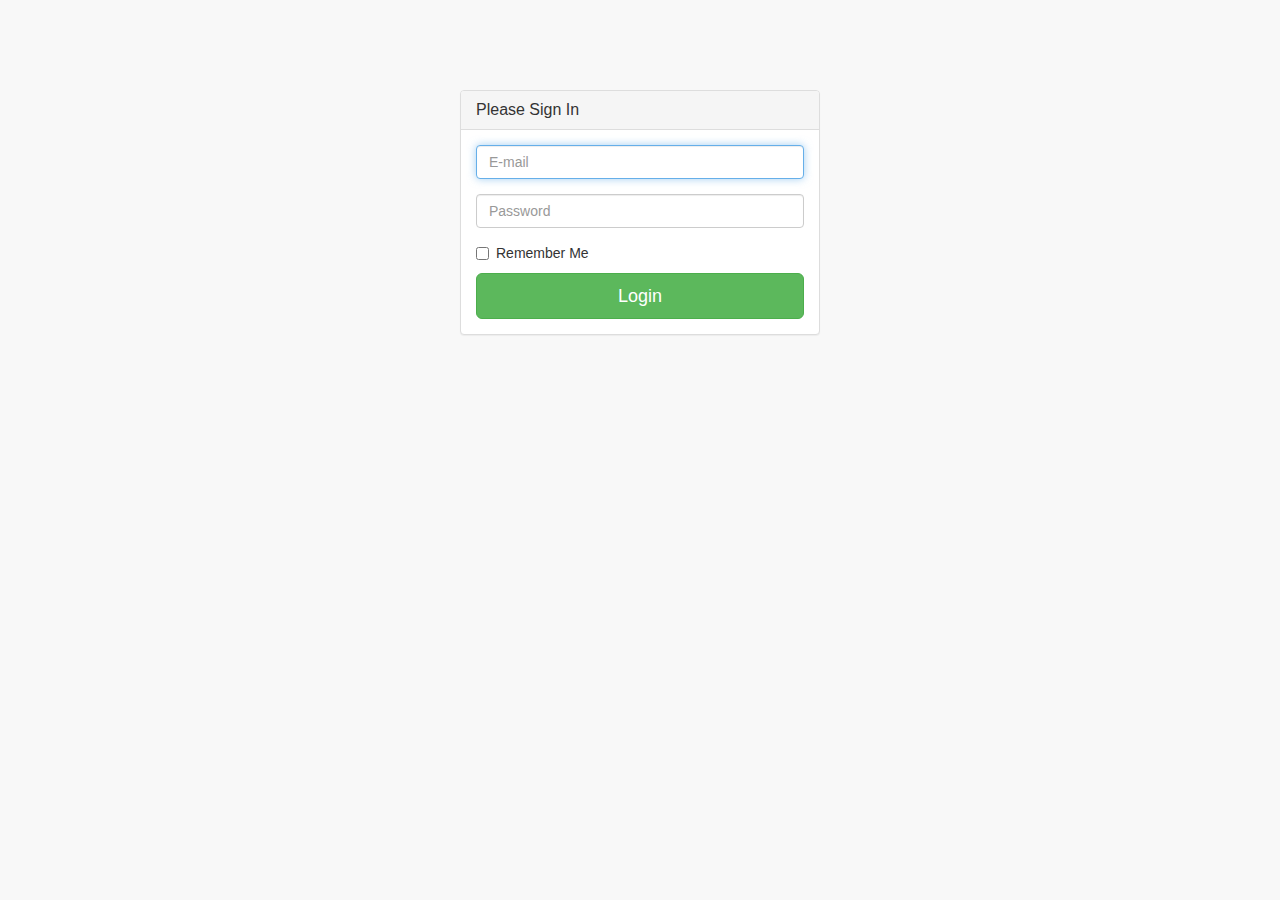
<file: feeds/pages/login.html>
<!DOCTYPE html>
<html lang="en">

<head>

    <meta charset="utf-8">
    <meta http-equiv="X-UA-Compatible" content="IE=edge">
    <meta name="viewport" content="width=device-width, initial-scale=1">
    <meta name="description" content="">
    <meta name="author" content="">

    <title>SB Admin 2 - Bootstrap Admin Theme</title>

    <!-- Bootstrap Core CSS -->
    <link href="../vendor/bootstrap/css/bootstrap.min.css" rel="stylesheet">

    <!-- MetisMenu CSS -->
    <link href="../vendor/metisMenu/metisMenu.min.css" rel="stylesheet">

    <!-- Custom CSS -->
    <link href="../dist/css/sb-admin-2.css" rel="stylesheet">

    <!-- Custom Fonts -->
    <link href="../vendor/font-awesome/css/font-awesome.min.css" rel="stylesheet" type="text/css">

    <!-- HTML5 Shim and Respond.js IE8 support of HTML5 elements and media queries -->
    <!-- WARNING: Respond.js doesn't work if you view the page via file:// -->
    <!--[if lt IE 9]>
        <script src="https://oss.maxcdn.com/libs/html5shiv/3.7.0/html5shiv.js"></script>
        <script src="https://oss.maxcdn.com/libs/respond.js/1.4.2/respond.min.js"></script>
    <![endif]-->

</head>

<body>

    <div class="container">
        <div class="row">
            <div class="col-md-4 col-md-offset-4">
                <div class="login-panel panel panel-default">
                    <div class="panel-heading">
                        <h3 class="panel-title">Please Sign In</h3>
                    </div>
                    <div class="panel-body">
                        <form role="form">
                            <fieldset>
                                <div class="form-group">
                                    <input class="form-control" placeholder="E-mail" name="email" type="email" autofocus>
                                </div>
                                <div class="form-group">
                                    <input class="form-control" placeholder="Password" name="password" type="password" value="">
                                </div>
                                <div class="checkbox">
                                    <label>
                                        <input name="remember" type="checkbox" value="Remember Me">Remember Me
                                    </label>
                                </div>
                                <!-- Change this to a button or input when using this as a form -->
                                <a href="index.html" class="btn btn-lg btn-success btn-block">Login</a>
                            </fieldset>
                        </form>
                    </div>
                </div>
            </div>
        </div>
    </div>

    <!-- jQuery -->
    <script src="../vendor/jquery/jquery.min.js"></script>

    <!-- Bootstrap Core JavaScript -->
    <script src="../vendor/bootstrap/js/bootstrap.min.js"></script>

    <!-- Metis Menu Plugin JavaScript -->
    <script src="../vendor/metisMenu/metisMenu.min.js"></script>

    <!-- Custom Theme JavaScript -->
    <script src="../dist/js/sb-admin-2.js"></script>

</body>

</html>
</file>
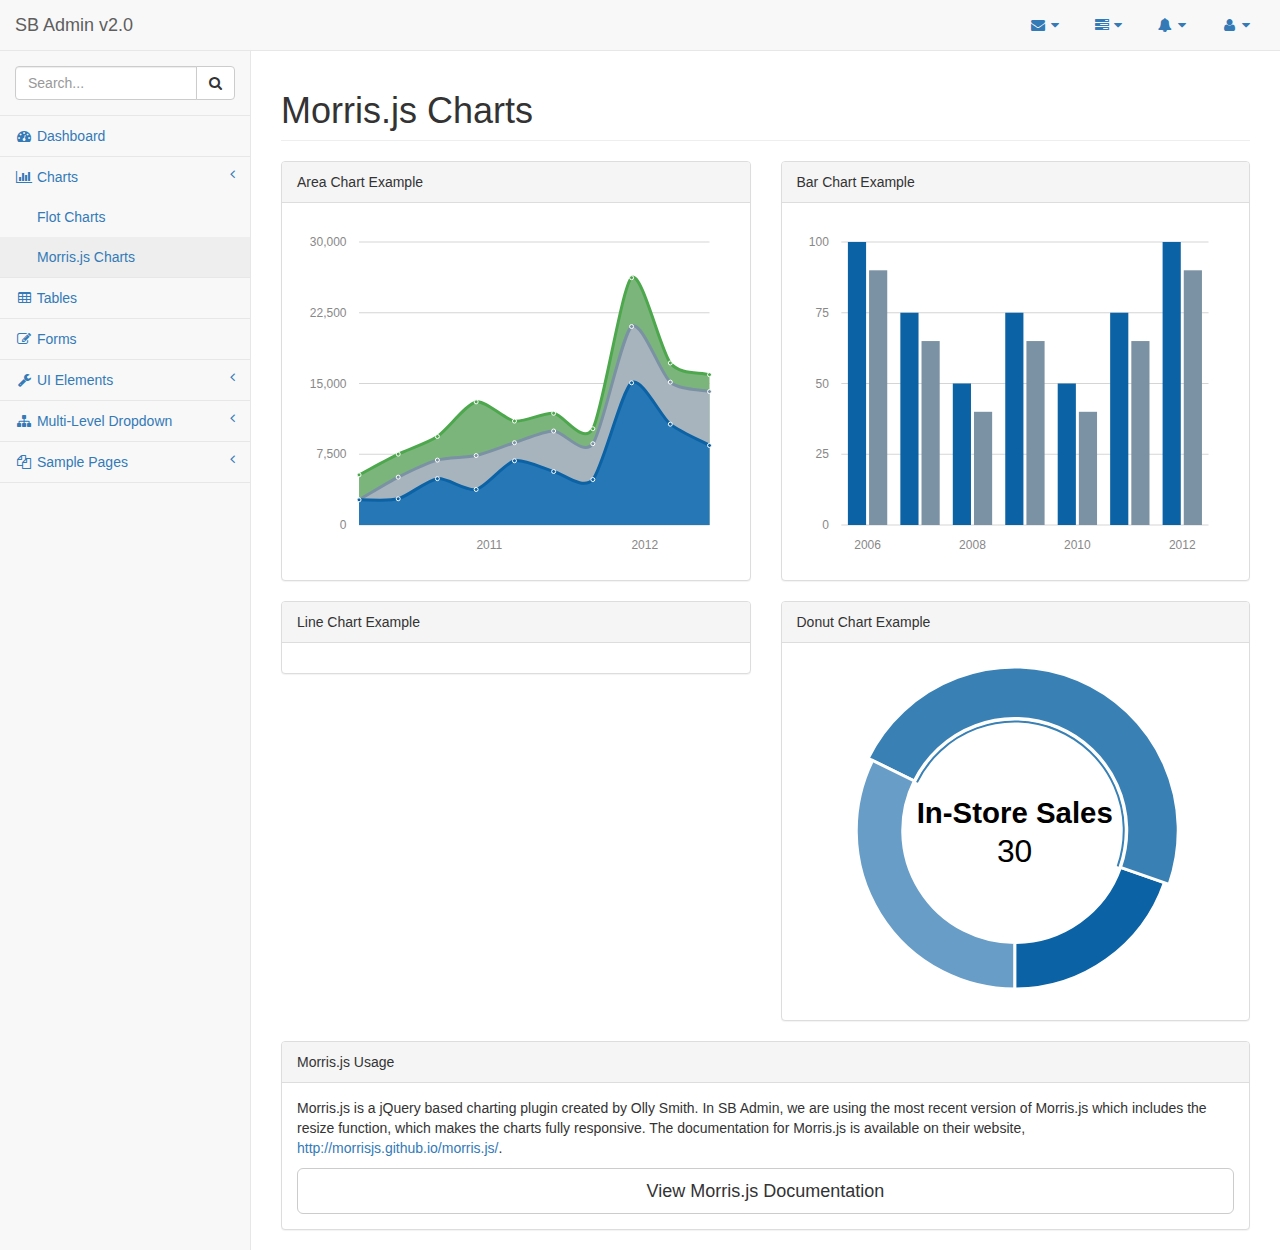
<file: feeds/pages/morris.html>
<!DOCTYPE html>
<html lang="en">

<head>

    <meta charset="utf-8">
    <meta http-equiv="X-UA-Compatible" content="IE=edge">
    <meta name="viewport" content="width=device-width, initial-scale=1">
    <meta name="description" content="">
    <meta name="author" content="">

    <title>SB Admin 2 - Bootstrap Admin Theme</title>

    <!-- Bootstrap Core CSS -->
    <link href="../vendor/bootstrap/css/bootstrap.min.css" rel="stylesheet">

    <!-- MetisMenu CSS -->
    <link href="../vendor/metisMenu/metisMenu.min.css" rel="stylesheet">

    <!-- Custom CSS -->
    <link href="../dist/css/sb-admin-2.css" rel="stylesheet">

    <!-- Morris Charts CSS -->
    <link href="../vendor/morrisjs/morris.css" rel="stylesheet">

    <!-- Custom Fonts -->
    <link href="../vendor/font-awesome/css/font-awesome.min.css" rel="stylesheet" type="text/css">

    <!-- HTML5 Shim and Respond.js IE8 support of HTML5 elements and media queries -->
    <!-- WARNING: Respond.js doesn't work if you view the page via file:// -->
    <!--[if lt IE 9]>
        <script src="https://oss.maxcdn.com/libs/html5shiv/3.7.0/html5shiv.js"></script>
        <script src="https://oss.maxcdn.com/libs/respond.js/1.4.2/respond.min.js"></script>
    <![endif]-->

</head>

<body>

    <div id="wrapper">

        <!-- Navigation -->
        <nav class="navbar navbar-default navbar-static-top" role="navigation" style="margin-bottom: 0">
            <div class="navbar-header">
                <button type="button" class="navbar-toggle" data-toggle="collapse" data-target=".navbar-collapse">
                    <span class="sr-only">Toggle navigation</span>
                    <span class="icon-bar"></span>
                    <span class="icon-bar"></span>
                    <span class="icon-bar"></span>
                </button>
                <a class="navbar-brand" href="index.html">SB Admin v2.0</a>
            </div>
            <!-- /.navbar-header -->

            <ul class="nav navbar-top-links navbar-right">
                <li class="dropdown">
                    <a class="dropdown-toggle" data-toggle="dropdown" href="#">
                        <i class="fa fa-envelope fa-fw"></i> <i class="fa fa-caret-down"></i>
                    </a>
                    <ul class="dropdown-menu dropdown-messages">
                        <li>
                            <a href="#">
                                <div>
                                    <strong>John Smith</strong>
                                    <span class="pull-right text-muted">
                                        <em>Yesterday</em>
                                    </span>
                                </div>
                                <div>Lorem ipsum dolor sit amet, consectetur adipiscing elit. Pellentesque eleifend...</div>
                            </a>
                        </li>
                        <li class="divider"></li>
                        <li>
                            <a href="#">
                                <div>
                                    <strong>John Smith</strong>
                                    <span class="pull-right text-muted">
                                        <em>Yesterday</em>
                                    </span>
                                </div>
                                <div>Lorem ipsum dolor sit amet, consectetur adipiscing elit. Pellentesque eleifend...</div>
                            </a>
                        </li>
                        <li class="divider"></li>
                        <li>
                            <a href="#">
                                <div>
                                    <strong>John Smith</strong>
                                    <span class="pull-right text-muted">
                                        <em>Yesterday</em>
                                    </span>
                                </div>
                                <div>Lorem ipsum dolor sit amet, consectetur adipiscing elit. Pellentesque eleifend...</div>
                            </a>
                        </li>
                        <li class="divider"></li>
                        <li>
                            <a class="text-center" href="#">
                                <strong>Read All Messages</strong>
                                <i class="fa fa-angle-right"></i>
                            </a>
                        </li>
                    </ul>
                    <!-- /.dropdown-messages -->
                </li>
                <!-- /.dropdown -->
                <li class="dropdown">
                    <a class="dropdown-toggle" data-toggle="dropdown" href="#">
                        <i class="fa fa-tasks fa-fw"></i> <i class="fa fa-caret-down"></i>
                    </a>
                    <ul class="dropdown-menu dropdown-tasks">
                        <li>
                            <a href="#">
                                <div>
                                    <p>
                                        <strong>Task 1</strong>
                                        <span class="pull-right text-muted">40% Complete</span>
                                    </p>
                                    <div class="progress progress-striped active">
                                        <div class="progress-bar progress-bar-success" role="progressbar" aria-valuenow="40" aria-valuemin="0" aria-valuemax="100" style="width: 40%">
                                            <span class="sr-only">40% Complete (success)</span>
                                        </div>
                                    </div>
                                </div>
                            </a>
                        </li>
                        <li class="divider"></li>
                        <li>
                            <a href="#">
                                <div>
                                    <p>
                                        <strong>Task 2</strong>
                                        <span class="pull-right text-muted">20% Complete</span>
                                    </p>
                                    <div class="progress progress-striped active">
                                        <div class="progress-bar progress-bar-info" role="progressbar" aria-valuenow="20" aria-valuemin="0" aria-valuemax="100" style="width: 20%">
                                            <span class="sr-only">20% Complete</span>
                                        </div>
                                    </div>
                                </div>
                            </a>
                        </li>
                        <li class="divider"></li>
                        <li>
                            <a href="#">
                                <div>
                                    <p>
                                        <strong>Task 3</strong>
                                        <span class="pull-right text-muted">60% Complete</span>
                                    </p>
                                    <div class="progress progress-striped active">
                                        <div class="progress-bar progress-bar-warning" role="progressbar" aria-valuenow="60" aria-valuemin="0" aria-valuemax="100" style="width: 60%">
                                            <span class="sr-only">60% Complete (warning)</span>
                                        </div>
                                    </div>
                                </div>
                            </a>
                        </li>
                        <li class="divider"></li>
                        <li>
                            <a href="#">
                                <div>
                                    <p>
                                        <strong>Task 4</strong>
                                        <span class="pull-right text-muted">80% Complete</span>
                                    </p>
                                    <div class="progress progress-striped active">
                                        <div class="progress-bar progress-bar-danger" role="progressbar" aria-valuenow="80" aria-valuemin="0" aria-valuemax="100" style="width: 80%">
                                            <span class="sr-only">80% Complete (danger)</span>
                                        </div>
                                    </div>
                                </div>
                            </a>
                        </li>
                        <li class="divider"></li>
                        <li>
                            <a class="text-center" href="#">
                                <strong>See All Tasks</strong>
                                <i class="fa fa-angle-right"></i>
                            </a>
                        </li>
                    </ul>
                    <!-- /.dropdown-tasks -->
                </li>
                <!-- /.dropdown -->
                <li class="dropdown">
                    <a class="dropdown-toggle" data-toggle="dropdown" href="#">
                        <i class="fa fa-bell fa-fw"></i> <i class="fa fa-caret-down"></i>
                    </a>
                    <ul class="dropdown-menu dropdown-alerts">
                        <li>
                            <a href="#">
                                <div>
                                    <i class="fa fa-comment fa-fw"></i> New Comment
                                    <span class="pull-right text-muted small">4 minutes ago</span>
                                </div>
                            </a>
                        </li>
                        <li class="divider"></li>
                        <li>
                            <a href="#">
                                <div>
                                    <i class="fa fa-twitter fa-fw"></i> 3 New Followers
                                    <span class="pull-right text-muted small">12 minutes ago</span>
                                </div>
                            </a>
                        </li>
                        <li class="divider"></li>
                        <li>
                            <a href="#">
                                <div>
                                    <i class="fa fa-envelope fa-fw"></i> Message Sent
                                    <span class="pull-right text-muted small">4 minutes ago</span>
                                </div>
                            </a>
                        </li>
                        <li class="divider"></li>
                        <li>
                            <a href="#">
                                <div>
                                    <i class="fa fa-tasks fa-fw"></i> New Task
                                    <span class="pull-right text-muted small">4 minutes ago</span>
                                </div>
                            </a>
                        </li>
                        <li class="divider"></li>
                        <li>
                            <a href="#">
                                <div>
                                    <i class="fa fa-upload fa-fw"></i> Server Rebooted
                                    <span class="pull-right text-muted small">4 minutes ago</span>
                                </div>
                            </a>
                        </li>
                        <li class="divider"></li>
                        <li>
                            <a class="text-center" href="#">
                                <strong>See All Alerts</strong>
                                <i class="fa fa-angle-right"></i>
                            </a>
                        </li>
                    </ul>
                    <!-- /.dropdown-alerts -->
                </li>
                <!-- /.dropdown -->
                <li class="dropdown">
                    <a class="dropdown-toggle" data-toggle="dropdown" href="#">
                        <i class="fa fa-user fa-fw"></i> <i class="fa fa-caret-down"></i>
                    </a>
                    <ul class="dropdown-menu dropdown-user">
                        <li><a href="#"><i class="fa fa-user fa-fw"></i> User Profile</a>
                        </li>
                        <li><a href="#"><i class="fa fa-gear fa-fw"></i> Settings</a>
                        </li>
                        <li class="divider"></li>
                        <li><a href="login.html"><i class="fa fa-sign-out fa-fw"></i> Logout</a>
                        </li>
                    </ul>
                    <!-- /.dropdown-user -->
                </li>
                <!-- /.dropdown -->
            </ul>
            <!-- /.navbar-top-links -->

            <div class="navbar-default sidebar" role="navigation">
                <div class="sidebar-nav navbar-collapse">
                    <ul class="nav" id="side-menu">
                        <li class="sidebar-search">
                            <div class="input-group custom-search-form">
                                <input type="text" class="form-control" placeholder="Search...">
                                <span class="input-group-btn">
                                <button class="btn btn-default" type="button">
                                    <i class="fa fa-search"></i>
                                </button>
                            </span>
                            </div>
                            <!-- /input-group -->
                        </li>
                        <li>
                            <a href="index.html"><i class="fa fa-dashboard fa-fw"></i> Dashboard</a>
                        </li>
                        <li>
                            <a href="#"><i class="fa fa-bar-chart-o fa-fw"></i> Charts<span class="fa arrow"></span></a>
                            <ul class="nav nav-second-level">
                                <li>
                                    <a href="flot.html">Flot Charts</a>
                                </li>
                                <li>
                                    <a href="morris.html">Morris.js Charts</a>
                                </li>
                            </ul>
                            <!-- /.nav-second-level -->
                        </li>
                        <li>
                            <a href="tables.html"><i class="fa fa-table fa-fw"></i> Tables</a>
                        </li>
                        <li>
                            <a href="forms.html"><i class="fa fa-edit fa-fw"></i> Forms</a>
                        </li>
                        <li>
                            <a href="#"><i class="fa fa-wrench fa-fw"></i> UI Elements<span class="fa arrow"></span></a>
                            <ul class="nav nav-second-level">
                                <li>
                                    <a href="panels-wells.html">Panels and Wells</a>
                                </li>
                                <li>
                                    <a href="buttons.html">Buttons</a>
                                </li>
                                <li>
                                    <a href="notifications.html">Notifications</a>
                                </li>
                                <li>
                                    <a href="typography.html">Typography</a>
                                </li>
                                <li>
                                    <a href="icons.html"> Icons</a>
                                </li>
                                <li>
                                    <a href="grid.html">Grid</a>
                                </li>
                            </ul>
                            <!-- /.nav-second-level -->
                        </li>
                        <li>
                            <a href="#"><i class="fa fa-sitemap fa-fw"></i> Multi-Level Dropdown<span class="fa arrow"></span></a>
                            <ul class="nav nav-second-level">
                                <li>
                                    <a href="#">Second Level Item</a>
                                </li>
                                <li>
                                    <a href="#">Second Level Item</a>
                                </li>
                                <li>
                                    <a href="#">Third Level <span class="fa arrow"></span></a>
                                    <ul class="nav nav-third-level">
                                        <li>
                                            <a href="#">Third Level Item</a>
                                        </li>
                                        <li>
                                            <a href="#">Third Level Item</a>
                                        </li>
                                        <li>
                                            <a href="#">Third Level Item</a>
                                        </li>
                                        <li>
                                            <a href="#">Third Level Item</a>
                                        </li>
                                    </ul>
                                    <!-- /.nav-third-level -->
                                </li>
                            </ul>
                            <!-- /.nav-second-level -->
                        </li>
                        <li>
                            <a href="#"><i class="fa fa-files-o fa-fw"></i> Sample Pages<span class="fa arrow"></span></a>
                            <ul class="nav nav-second-level">
                                <li>
                                    <a href="blank.html">Blank Page</a>
                                </li>
                                <li>
                                    <a href="login.html">Login Page</a>
                                </li>
                            </ul>
                            <!-- /.nav-second-level -->
                        </li>
                    </ul>
                </div>
                <!-- /.sidebar-collapse -->
            </div>
            <!-- /.navbar-static-side -->
        </nav>

        <div id="page-wrapper">
            <div class="row">
                <div class="col-lg-12">
                    <h1 class="page-header">Morris.js Charts</h1>
                </div>
                <!-- /.col-lg-12 -->
            </div>
            <!-- /.row -->
            <div class="row">
                <div class="col-lg-6">
                    <div class="panel panel-default">
                        <div class="panel-heading">
                            Area Chart Example
                        </div>
                        <!-- /.panel-heading -->
                        <div class="panel-body">
                            <div id="morris-area-chart"></div>
                        </div>
                        <!-- /.panel-body -->
                    </div>
                    <!-- /.panel -->
                </div>
                <!-- /.col-lg-6 -->
                <div class="col-lg-6">
                    <div class="panel panel-default">
                        <div class="panel-heading">
                            Bar Chart Example
                        </div>
                        <!-- /.panel-heading -->
                        <div class="panel-body">
                            <div id="morris-bar-chart"></div>
                        </div>
                        <!-- /.panel-body -->
                    </div>
                    <!-- /.panel -->
                </div>
                <!-- /.col-lg-6 -->
                <div class="col-lg-6">
                    <div class="panel panel-default">
                        <div class="panel-heading">
                            Line Chart Example
                        </div>
                        <!-- /.panel-heading -->
                        <div class="panel-body">
                            <div id="morris-line-chart"></div>
                        </div>
                        <!-- /.panel-body -->
                    </div>
                    <!-- /.panel -->
                </div>
                <!-- /.col-lg-6 -->
                <div class="col-lg-6">
                    <div class="panel panel-default">
                        <div class="panel-heading">
                            Donut Chart Example
                        </div>
                        <!-- /.panel-heading -->
                        <div class="panel-body">
                            <div id="morris-donut-chart"></div>
                        </div>
                        <!-- /.panel-body -->
                    </div>
                    <!-- /.panel -->
                </div>
                <!-- /.col-lg-6 -->
                <div class="col-lg-12">
                    <div class="panel panel-default">
                        <div class="panel-heading">
                            Morris.js Usage
                        </div>
                        <!-- /.panel-heading -->
                        <div class="panel-body">
                            <p>Morris.js is a jQuery based charting plugin created by Olly Smith. In SB Admin, we are using the most recent version of Morris.js which includes the resize function, which makes the charts fully responsive. The documentation for Morris.js is available on their website, <a target="_blank" href="http://morrisjs.github.io/morris.js/">http://morrisjs.github.io/morris.js/</a>.</p>
                            <a target="_blank" class="btn btn-default btn-lg btn-block" href="http://morrisjs.github.io/morris.js/">View Morris.js Documentation</a>
                        </div>
                        <!-- /.panel-body -->
                    </div>
                    <!-- /.panel -->
                </div>
                <!-- /.col-lg-6 -->
            </div>
            <!-- /.row -->
        </div>
        <!-- /#page-wrapper -->

    </div>
    <!-- /#wrapper -->

    <!-- jQuery -->
    <script src="../vendor/jquery/jquery.min.js"></script>

    <!-- Bootstrap Core JavaScript -->
    <script src="../vendor/bootstrap/js/bootstrap.min.js"></script>

    <!-- Metis Menu Plugin JavaScript -->
    <script src="../vendor/metisMenu/metisMenu.min.js"></script>

    <!-- Morris Charts JavaScript -->
    <script src="../vendor/raphael/raphael.min.js"></script>
    <script src="../vendor/morrisjs/morris.min.js"></script>
    <script src="../data/morris-data.js"></script>

    <!-- Custom Theme JavaScript -->
    <script src="../dist/js/sb-admin-2.js"></script>

</body>

</html>
</file>
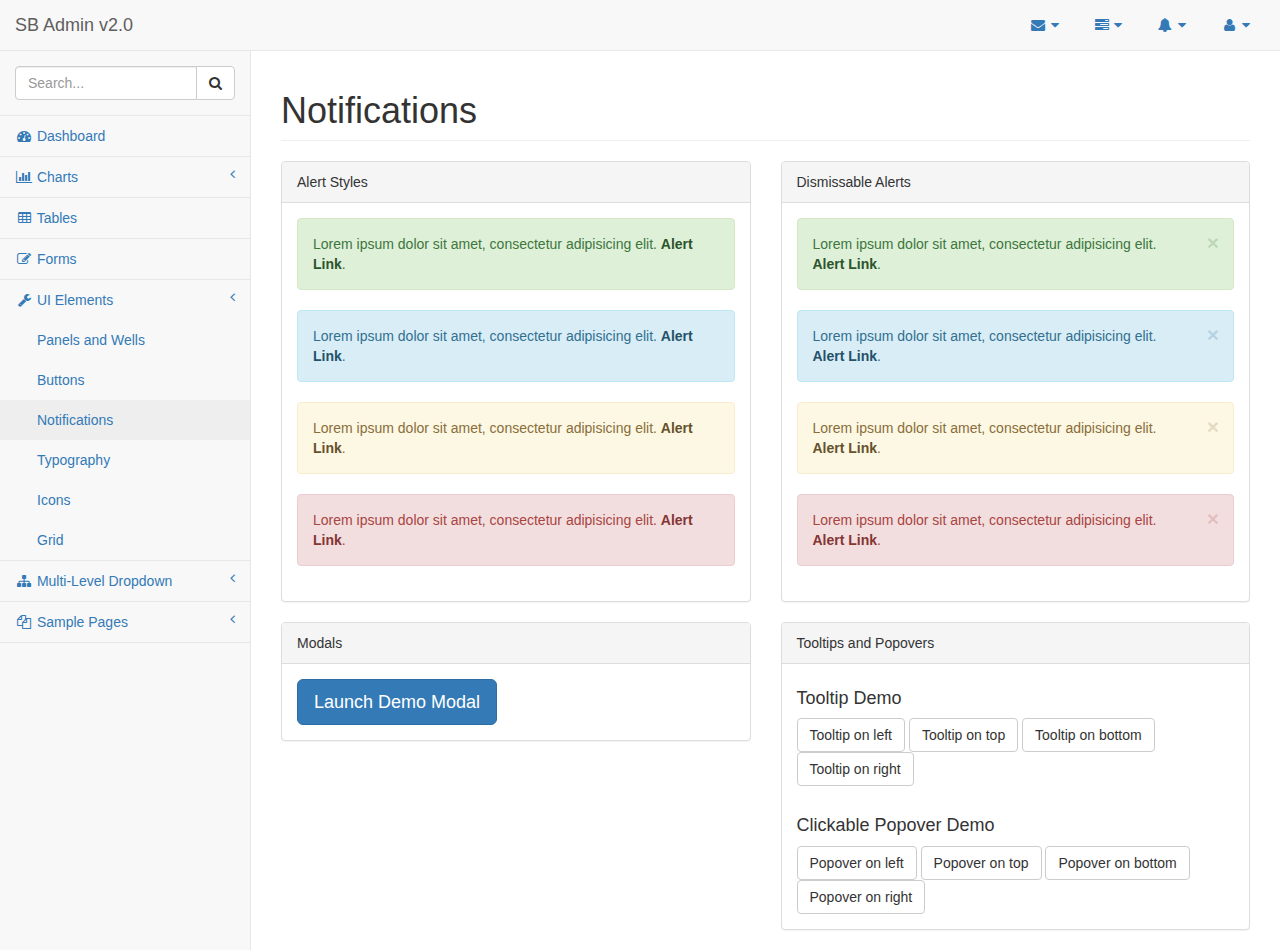
<file: feeds/pages/notifications.html>
<!DOCTYPE html>
<html lang="en">

<head>

    <meta charset="utf-8">
    <meta http-equiv="X-UA-Compatible" content="IE=edge">
    <meta name="viewport" content="width=device-width, initial-scale=1">
    <meta name="description" content="">
    <meta name="author" content="">

    <title>SB Admin 2 - Bootstrap Admin Theme</title>

    <!-- Bootstrap Core CSS -->
    <link href="../vendor/bootstrap/css/bootstrap.min.css" rel="stylesheet">

    <!-- MetisMenu CSS -->
    <link href="../vendor/metisMenu/metisMenu.min.css" rel="stylesheet">

    <!-- Custom CSS -->
    <link href="../dist/css/sb-admin-2.css" rel="stylesheet">

    <!-- Custom Fonts -->
    <link href="../vendor/font-awesome/css/font-awesome.min.css" rel="stylesheet" type="text/css">

    <!-- HTML5 Shim and Respond.js IE8 support of HTML5 elements and media queries -->
    <!-- WARNING: Respond.js doesn't work if you view the page via file:// -->
    <!--[if lt IE 9]>
        <script src="https://oss.maxcdn.com/libs/html5shiv/3.7.0/html5shiv.js"></script>
        <script src="https://oss.maxcdn.com/libs/respond.js/1.4.2/respond.min.js"></script>
    <![endif]-->

</head>

<body>

    <div id="wrapper">

        <!-- Navigation -->
        <nav class="navbar navbar-default navbar-static-top" role="navigation" style="margin-bottom: 0">
            <div class="navbar-header">
                <button type="button" class="navbar-toggle" data-toggle="collapse" data-target=".navbar-collapse">
                    <span class="sr-only">Toggle navigation</span>
                    <span class="icon-bar"></span>
                    <span class="icon-bar"></span>
                    <span class="icon-bar"></span>
                </button>
                <a class="navbar-brand" href="index.html">SB Admin v2.0</a>
            </div>
            <!-- /.navbar-header -->

            <ul class="nav navbar-top-links navbar-right">
                <li class="dropdown">
                    <a class="dropdown-toggle" data-toggle="dropdown" href="#">
                        <i class="fa fa-envelope fa-fw"></i> <i class="fa fa-caret-down"></i>
                    </a>
                    <ul class="dropdown-menu dropdown-messages">
                        <li>
                            <a href="#">
                                <div>
                                    <strong>John Smith</strong>
                                    <span class="pull-right text-muted">
                                        <em>Yesterday</em>
                                    </span>
                                </div>
                                <div>Lorem ipsum dolor sit amet, consectetur adipiscing elit. Pellentesque eleifend...</div>
                            </a>
                        </li>
                        <li class="divider"></li>
                        <li>
                            <a href="#">
                                <div>
                                    <strong>John Smith</strong>
                                    <span class="pull-right text-muted">
                                        <em>Yesterday</em>
                                    </span>
                                </div>
                                <div>Lorem ipsum dolor sit amet, consectetur adipiscing elit. Pellentesque eleifend...</div>
                            </a>
                        </li>
                        <li class="divider"></li>
                        <li>
                            <a href="#">
                                <div>
                                    <strong>John Smith</strong>
                                    <span class="pull-right text-muted">
                                        <em>Yesterday</em>
                                    </span>
                                </div>
                                <div>Lorem ipsum dolor sit amet, consectetur adipiscing elit. Pellentesque eleifend...</div>
                            </a>
                        </li>
                        <li class="divider"></li>
                        <li>
                            <a class="text-center" href="#">
                                <strong>Read All Messages</strong>
                                <i class="fa fa-angle-right"></i>
                            </a>
                        </li>
                    </ul>
                    <!-- /.dropdown-messages -->
                </li>
                <!-- /.dropdown -->
                <li class="dropdown">
                    <a class="dropdown-toggle" data-toggle="dropdown" href="#">
                        <i class="fa fa-tasks fa-fw"></i> <i class="fa fa-caret-down"></i>
                    </a>
                    <ul class="dropdown-menu dropdown-tasks">
                        <li>
                            <a href="#">
                                <div>
                                    <p>
                                        <strong>Task 1</strong>
                                        <span class="pull-right text-muted">40% Complete</span>
                                    </p>
                                    <div class="progress progress-striped active">
                                        <div class="progress-bar progress-bar-success" role="progressbar" aria-valuenow="40" aria-valuemin="0" aria-valuemax="100" style="width: 40%">
                                            <span class="sr-only">40% Complete (success)</span>
                                        </div>
                                    </div>
                                </div>
                            </a>
                        </li>
                        <li class="divider"></li>
                        <li>
                            <a href="#">
                                <div>
                                    <p>
                                        <strong>Task 2</strong>
                                        <span class="pull-right text-muted">20% Complete</span>
                                    </p>
                                    <div class="progress progress-striped active">
                                        <div class="progress-bar progress-bar-info" role="progressbar" aria-valuenow="20" aria-valuemin="0" aria-valuemax="100" style="width: 20%">
                                            <span class="sr-only">20% Complete</span>
                                        </div>
                                    </div>
                                </div>
                            </a>
                        </li>
                        <li class="divider"></li>
                        <li>
                            <a href="#">
                                <div>
                                    <p>
                                        <strong>Task 3</strong>
                                        <span class="pull-right text-muted">60% Complete</span>
                                    </p>
                                    <div class="progress progress-striped active">
                                        <div class="progress-bar progress-bar-warning" role="progressbar" aria-valuenow="60" aria-valuemin="0" aria-valuemax="100" style="width: 60%">
                                            <span class="sr-only">60% Complete (warning)</span>
                                        </div>
                                    </div>
                                </div>
                            </a>
                        </li>
                        <li class="divider"></li>
                        <li>
                            <a href="#">
                                <div>
                                    <p>
                                        <strong>Task 4</strong>
                                        <span class="pull-right text-muted">80% Complete</span>
                                    </p>
                                    <div class="progress progress-striped active">
                                        <div class="progress-bar progress-bar-danger" role="progressbar" aria-valuenow="80" aria-valuemin="0" aria-valuemax="100" style="width: 80%">
                                            <span class="sr-only">80% Complete (danger)</span>
                                        </div>
                                    </div>
                                </div>
                            </a>
                        </li>
                        <li class="divider"></li>
                        <li>
                            <a class="text-center" href="#">
                                <strong>See All Tasks</strong>
                                <i class="fa fa-angle-right"></i>
                            </a>
                        </li>
                    </ul>
                    <!-- /.dropdown-tasks -->
                </li>
                <!-- /.dropdown -->
                <li class="dropdown">
                    <a class="dropdown-toggle" data-toggle="dropdown" href="#">
                        <i class="fa fa-bell fa-fw"></i> <i class="fa fa-caret-down"></i>
                    </a>
                    <ul class="dropdown-menu dropdown-alerts">
                        <li>
                            <a href="#">
                                <div>
                                    <i class="fa fa-comment fa-fw"></i> New Comment
                                    <span class="pull-right text-muted small">4 minutes ago</span>
                                </div>
                            </a>
                        </li>
                        <li class="divider"></li>
                        <li>
                            <a href="#">
                                <div>
                                    <i class="fa fa-twitter fa-fw"></i> 3 New Followers
                                    <span class="pull-right text-muted small">12 minutes ago</span>
                                </div>
                            </a>
                        </li>
                        <li class="divider"></li>
                        <li>
                            <a href="#">
                                <div>
                                    <i class="fa fa-envelope fa-fw"></i> Message Sent
                                    <span class="pull-right text-muted small">4 minutes ago</span>
                                </div>
                            </a>
                        </li>
                        <li class="divider"></li>
                        <li>
                            <a href="#">
                                <div>
                                    <i class="fa fa-tasks fa-fw"></i> New Task
                                    <span class="pull-right text-muted small">4 minutes ago</span>
                                </div>
                            </a>
                        </li>
                        <li class="divider"></li>
                        <li>
                            <a href="#">
                                <div>
                                    <i class="fa fa-upload fa-fw"></i> Server Rebooted
                                    <span class="pull-right text-muted small">4 minutes ago</span>
                                </div>
                            </a>
                        </li>
                        <li class="divider"></li>
                        <li>
                            <a class="text-center" href="#">
                                <strong>See All Alerts</strong>
                                <i class="fa fa-angle-right"></i>
                            </a>
                        </li>
                    </ul>
                    <!-- /.dropdown-alerts -->
                </li>
                <!-- /.dropdown -->
                <li class="dropdown">
                    <a class="dropdown-toggle" data-toggle="dropdown" href="#">
                        <i class="fa fa-user fa-fw"></i> <i class="fa fa-caret-down"></i>
                    </a>
                    <ul class="dropdown-menu dropdown-user">
                        <li><a href="#"><i class="fa fa-user fa-fw"></i> User Profile</a>
                        </li>
                        <li><a href="#"><i class="fa fa-gear fa-fw"></i> Settings</a>
                        </li>
                        <li class="divider"></li>
                        <li><a href="login.html"><i class="fa fa-sign-out fa-fw"></i> Logout</a>
                        </li>
                    </ul>
                    <!-- /.dropdown-user -->
                </li>
                <!-- /.dropdown -->
            </ul>
            <!-- /.navbar-top-links -->

            <div class="navbar-default sidebar" role="navigation">
                <div class="sidebar-nav navbar-collapse">
                    <ul class="nav" id="side-menu">
                        <li class="sidebar-search">
                            <div class="input-group custom-search-form">
                                <input type="text" class="form-control" placeholder="Search...">
                                <span class="input-group-btn">
                                <button class="btn btn-default" type="button">
                                    <i class="fa fa-search"></i>
                                </button>
                            </span>
                            </div>
                            <!-- /input-group -->
                        </li>
                        <li>
                            <a href="index.html"><i class="fa fa-dashboard fa-fw"></i> Dashboard</a>
                        </li>
                        <li>
                            <a href="#"><i class="fa fa-bar-chart-o fa-fw"></i> Charts<span class="fa arrow"></span></a>
                            <ul class="nav nav-second-level">
                                <li>
                                    <a href="flot.html">Flot Charts</a>
                                </li>
                                <li>
                                    <a href="morris.html">Morris.js Charts</a>
                                </li>
                            </ul>
                            <!-- /.nav-second-level -->
                        </li>
                        <li>
                            <a href="tables.html"><i class="fa fa-table fa-fw"></i> Tables</a>
                        </li>
                        <li>
                            <a href="forms.html"><i class="fa fa-edit fa-fw"></i> Forms</a>
                        </li>
                        <li>
                            <a href="#"><i class="fa fa-wrench fa-fw"></i> UI Elements<span class="fa arrow"></span></a>
                            <ul class="nav nav-second-level">
                                <li>
                                    <a href="panels-wells.html">Panels and Wells</a>
                                </li>
                                <li>
                                    <a href="buttons.html">Buttons</a>
                                </li>
                                <li>
                                    <a href="notifications.html">Notifications</a>
                                </li>
                                <li>
                                    <a href="typography.html">Typography</a>
                                </li>
                                <li>
                                    <a href="icons.html"> Icons</a>
                                </li>
                                <li>
                                    <a href="grid.html">Grid</a>
                                </li>
                            </ul>
                            <!-- /.nav-second-level -->
                        </li>
                        <li>
                            <a href="#"><i class="fa fa-sitemap fa-fw"></i> Multi-Level Dropdown<span class="fa arrow"></span></a>
                            <ul class="nav nav-second-level">
                                <li>
                                    <a href="#">Second Level Item</a>
                                </li>
                                <li>
                                    <a href="#">Second Level Item</a>
                                </li>
                                <li>
                                    <a href="#">Third Level <span class="fa arrow"></span></a>
                                    <ul class="nav nav-third-level">
                                        <li>
                                            <a href="#">Third Level Item</a>
                                        </li>
                                        <li>
                                            <a href="#">Third Level Item</a>
                                        </li>
                                        <li>
                                            <a href="#">Third Level Item</a>
                                        </li>
                                        <li>
                                            <a href="#">Third Level Item</a>
                                        </li>
                                    </ul>
                                    <!-- /.nav-third-level -->
                                </li>
                            </ul>
                            <!-- /.nav-second-level -->
                        </li>
                        <li>
                            <a href="#"><i class="fa fa-files-o fa-fw"></i> Sample Pages<span class="fa arrow"></span></a>
                            <ul class="nav nav-second-level">
                                <li>
                                    <a href="blank.html">Blank Page</a>
                                </li>
                                <li>
                                    <a href="login.html">Login Page</a>
                                </li>
                            </ul>
                            <!-- /.nav-second-level -->
                        </li>
                    </ul>
                </div>
                <!-- /.sidebar-collapse -->
            </div>
            <!-- /.navbar-static-side -->
        </nav>

        <div id="page-wrapper">
            <div class="row">
                <div class="col-lg-12">
                    <h1 class="page-header">Notifications</h1>
                </div>
                <!-- /.col-lg-12 -->
            </div>
            <!-- /.row -->
            <div class="row">
                <div class="col-lg-6">
                    <div class="panel panel-default">
                        <div class="panel-heading">
                            Alert Styles
                        </div>
                        <!-- /.panel-heading -->
                        <div class="panel-body">
                            <div class="alert alert-success">
                                Lorem ipsum dolor sit amet, consectetur adipisicing elit. <a href="#" class="alert-link">Alert Link</a>.
                            </div>
                            <div class="alert alert-info">
                                Lorem ipsum dolor sit amet, consectetur adipisicing elit. <a href="#" class="alert-link">Alert Link</a>.
                            </div>
                            <div class="alert alert-warning">
                                Lorem ipsum dolor sit amet, consectetur adipisicing elit. <a href="#" class="alert-link">Alert Link</a>.
                            </div>
                            <div class="alert alert-danger">
                                Lorem ipsum dolor sit amet, consectetur adipisicing elit. <a href="#" class="alert-link">Alert Link</a>.
                            </div>
                        </div>
                        <!-- .panel-body -->
                    </div>
                    <!-- /.panel -->
                </div>
                <!-- /.col-lg-6 -->
                <div class="col-lg-6">
                    <div class="panel panel-default">
                        <div class="panel-heading">
                            Dismissable Alerts
                        </div>
                        <!-- /.panel-heading -->
                        <div class="panel-body">
                            <div class="alert alert-success alert-dismissable">
                                <button type="button" class="close" data-dismiss="alert" aria-hidden="true">&times;</button>
                                Lorem ipsum dolor sit amet, consectetur adipisicing elit. <a href="#" class="alert-link">Alert Link</a>.
                            </div>
                            <div class="alert alert-info alert-dismissable">
                                <button type="button" class="close" data-dismiss="alert" aria-hidden="true">&times;</button>
                                Lorem ipsum dolor sit amet, consectetur adipisicing elit. <a href="#" class="alert-link">Alert Link</a>.
                            </div>
                            <div class="alert alert-warning alert-dismissable">
                                <button type="button" class="close" data-dismiss="alert" aria-hidden="true">&times;</button>
                                Lorem ipsum dolor sit amet, consectetur adipisicing elit. <a href="#" class="alert-link">Alert Link</a>.
                            </div>
                            <div class="alert alert-danger alert-dismissable">
                                <button type="button" class="close" data-dismiss="alert" aria-hidden="true">&times;</button>
                                Lorem ipsum dolor sit amet, consectetur adipisicing elit. <a href="#" class="alert-link">Alert Link</a>.
                            </div>
                        </div>
                        <!-- .panel-body -->
                    </div>
                    <!-- /.panel -->
                </div>
                <!-- /.col-lg-6 -->
            </div>
            <!-- /.row -->
            <div class="row">
                <div class="col-lg-6">
                    <div class="panel panel-default">
                        <div class="panel-heading">
                            Modals
                        </div>
                        <!-- /.panel-heading -->
                        <div class="panel-body">
                            <!-- Button trigger modal -->
                            <button class="btn btn-primary btn-lg" data-toggle="modal" data-target="#myModal">
                                Launch Demo Modal
                            </button>
                            <!-- Modal -->
                            <div class="modal fade" id="myModal" tabindex="-1" role="dialog" aria-labelledby="myModalLabel" aria-hidden="true">
                                <div class="modal-dialog">
                                    <div class="modal-content">
                                        <div class="modal-header">
                                            <button type="button" class="close" data-dismiss="modal" aria-hidden="true">&times;</button>
                                            <h4 class="modal-title" id="myModalLabel">Modal title</h4>
                                        </div>
                                        <div class="modal-body">
                                            Lorem ipsum dolor sit amet, consectetur adipisicing elit, sed do eiusmod tempor incididunt ut labore et dolore magna aliqua. Ut enim ad minim veniam, quis nostrud exercitation ullamco laboris nisi ut aliquip ex ea commodo consequat. Duis aute irure dolor in reprehenderit in voluptate velit esse cillum dolore eu fugiat nulla pariatur. Excepteur sint occaecat cupidatat non proident, sunt in culpa qui officia deserunt mollit anim id est laborum.
                                        </div>
                                        <div class="modal-footer">
                                            <button type="button" class="btn btn-default" data-dismiss="modal">Close</button>
                                            <button type="button" class="btn btn-primary">Save changes</button>
                                        </div>
                                    </div>
                                    <!-- /.modal-content -->
                                </div>
                                <!-- /.modal-dialog -->
                            </div>
                            <!-- /.modal -->
                        </div>
                        <!-- .panel-body -->
                    </div>
                    <!-- /.panel -->
                </div>
                <!-- /.col-lg-6 -->
                <div class="col-lg-6">
                    <div class="panel panel-default">
                        <div class="panel-heading">
                            Tooltips and Popovers
                        </div>
                        <!-- /.panel-heading -->
                        <div class="panel-body">
                            <h4>Tooltip Demo</h4>
                            <div class="tooltip-demo">
                                <button type="button" class="btn btn-default" data-toggle="tooltip" data-placement="left" title="Tooltip on left">Tooltip on left</button>
                                <button type="button" class="btn btn-default" data-toggle="tooltip" data-placement="top" title="Tooltip on top">Tooltip on top</button>
                                <button type="button" class="btn btn-default" data-toggle="tooltip" data-placement="bottom" title="Tooltip on bottom">Tooltip on bottom</button>
                                <button type="button" class="btn btn-default" data-toggle="tooltip" data-placement="right" title="Tooltip on right">Tooltip on right</button>
                            </div>
                            <br>
                            <h4>Clickable Popover Demo</h4>
                            <div class="tooltip-demo">
                                <button type="button" class="btn btn-default" data-container="body" data-toggle="popover" data-placement="left" data-content="Vivamus sagittis lacus vel augue laoreet rutrum faucibus.">
                                    Popover on left
                                </button>
                                <button type="button" class="btn btn-default" data-container="body" data-toggle="popover" data-placement="top" data-content="Vivamus sagittis lacus vel augue laoreet rutrum faucibus.">
                                    Popover on top
                                </button>
                                <button type="button" class="btn btn-default" data-container="body" data-toggle="popover" data-placement="bottom" data-content="Vivamus sagittis lacus vel augue laoreet rutrum faucibus.">
                                    Popover on bottom
                                </button>
                                <button type="button" class="btn btn-default" data-container="body" data-toggle="popover" data-placement="right" data-content="Vivamus sagittis lacus vel augue laoreet rutrum faucibus.">
                                    Popover on right
                                </button>
                            </div>
                        </div>
                        <!-- .panel-body -->
                    </div>
                    <!-- /.panel -->
                </div>
                <!-- /.col-lg-6 -->
            </div>
            <!-- /.row -->
        </div>
        <!-- /#page-wrapper -->

    </div>
    <!-- /#wrapper -->

    <!-- jQuery -->
    <script src="../vendor/jquery/jquery.min.js"></script>

    <!-- Bootstrap Core JavaScript -->
    <script src="../vendor/bootstrap/js/bootstrap.min.js"></script>

    <!-- Metis Menu Plugin JavaScript -->
    <script src="../vendor/metisMenu/metisMenu.min.js"></script>

    <!-- Custom Theme JavaScript -->
    <script src="../dist/js/sb-admin-2.js"></script>

    <!-- Page-Level Demo Scripts - Notifications - Use for reference -->
    <script>
    // tooltip demo
    $('.tooltip-demo').tooltip({
        selector: "[data-toggle=tooltip]",
        container: "body"
    })
    // popover demo
    $("[data-toggle=popover]")
        .popover()
    </script>

</body>

</html>
</file>
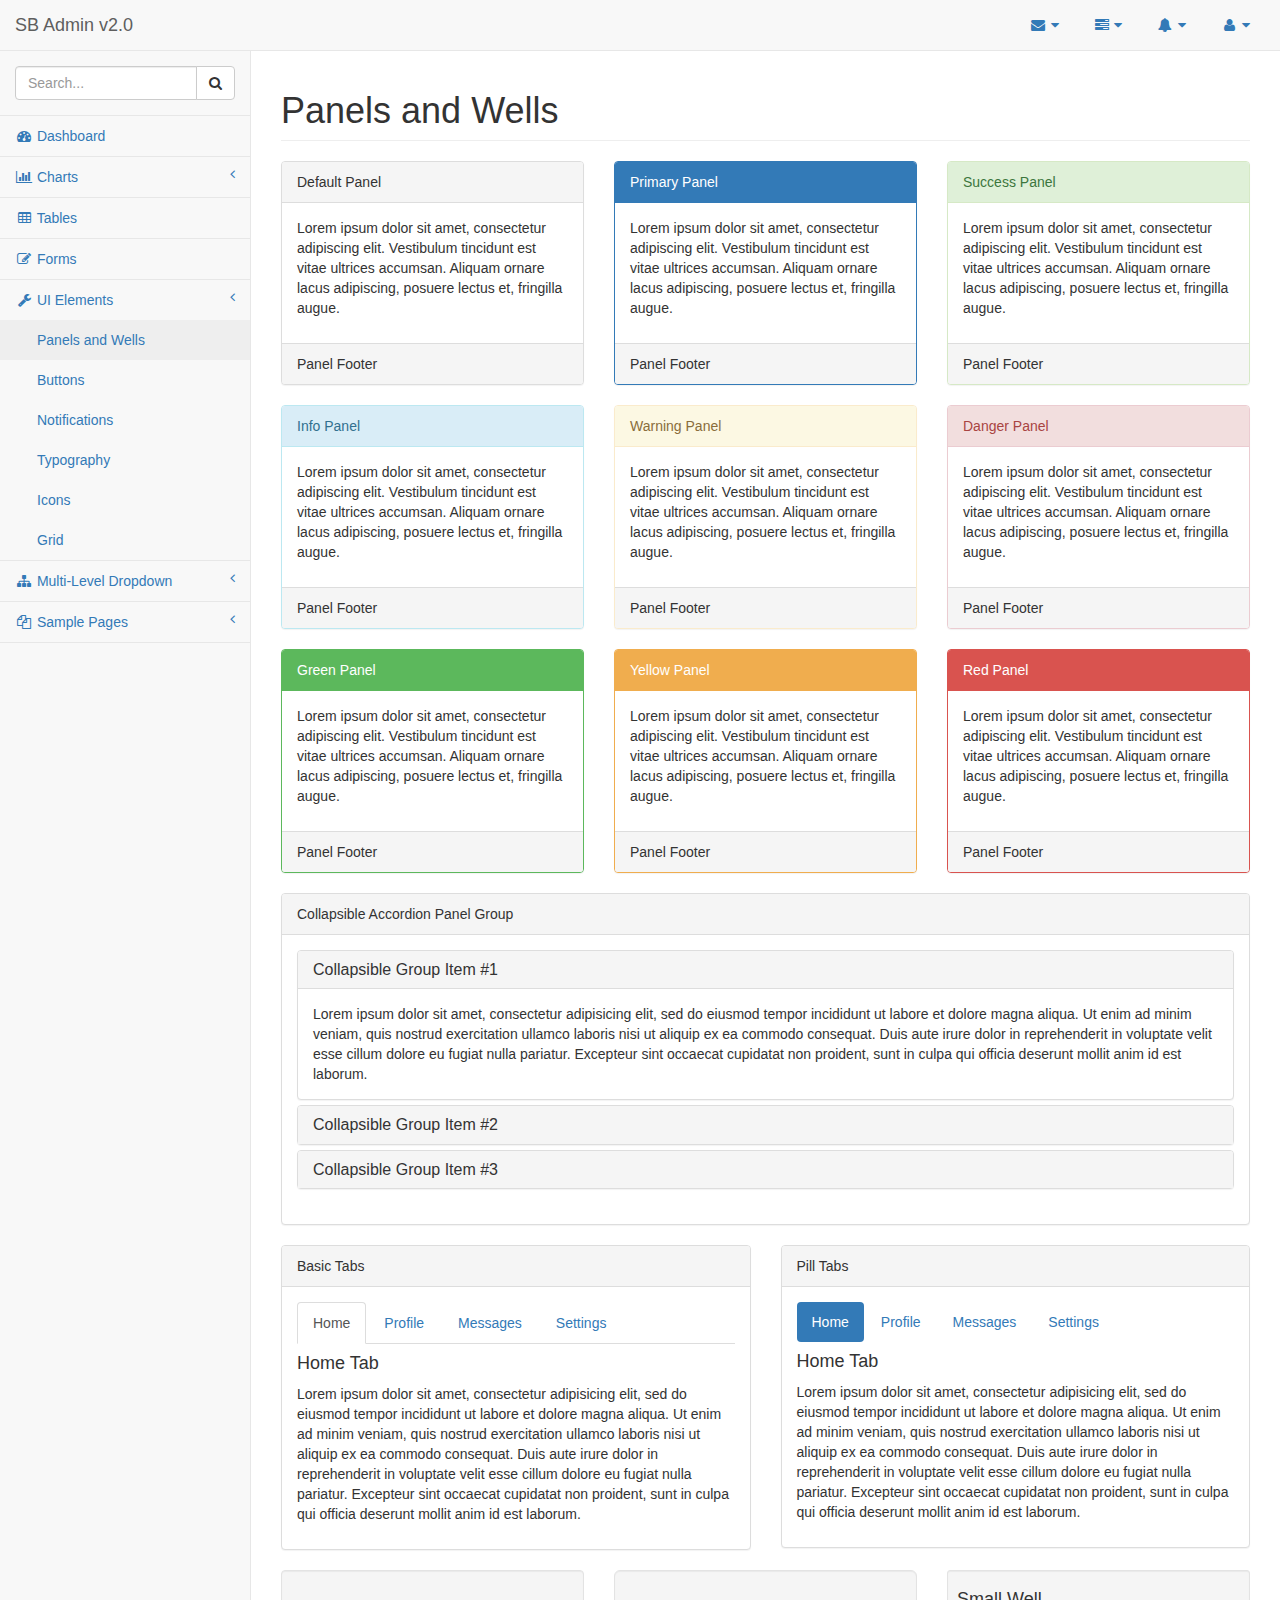
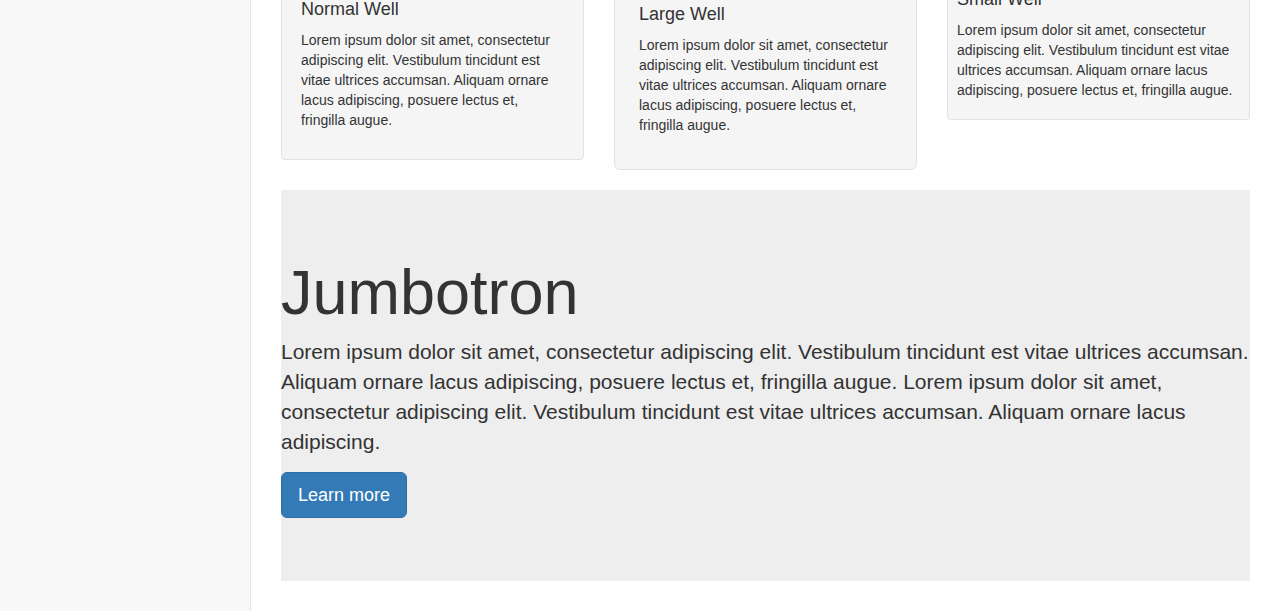
<file: feeds/pages/panels-wells.html>
<!DOCTYPE html>
<html lang="en">

<head>

    <meta charset="utf-8">
    <meta http-equiv="X-UA-Compatible" content="IE=edge">
    <meta name="viewport" content="width=device-width, initial-scale=1">
    <meta name="description" content="">
    <meta name="author" content="">

    <title>SB Admin 2 - Bootstrap Admin Theme</title>

    <!-- Bootstrap Core CSS -->
    <link href="../vendor/bootstrap/css/bootstrap.min.css" rel="stylesheet">

    <!-- MetisMenu CSS -->
    <link href="../vendor/metisMenu/metisMenu.min.css" rel="stylesheet">

    <!-- Custom CSS -->
    <link href="../dist/css/sb-admin-2.css" rel="stylesheet">

    <!-- Custom Fonts -->
    <link href="../vendor/font-awesome/css/font-awesome.min.css" rel="stylesheet" type="text/css">

    <!-- HTML5 Shim and Respond.js IE8 support of HTML5 elements and media queries -->
    <!-- WARNING: Respond.js doesn't work if you view the page via file:// -->
    <!--[if lt IE 9]>
        <script src="https://oss.maxcdn.com/libs/html5shiv/3.7.0/html5shiv.js"></script>
        <script src="https://oss.maxcdn.com/libs/respond.js/1.4.2/respond.min.js"></script>
    <![endif]-->

</head>

<body>

    <div id="wrapper">

        <!-- Navigation -->
        <nav class="navbar navbar-default navbar-static-top" role="navigation" style="margin-bottom: 0">
            <div class="navbar-header">
                <button type="button" class="navbar-toggle" data-toggle="collapse" data-target=".navbar-collapse">
                    <span class="sr-only">Toggle navigation</span>
                    <span class="icon-bar"></span>
                    <span class="icon-bar"></span>
                    <span class="icon-bar"></span>
                </button>
                <a class="navbar-brand" href="index.html">SB Admin v2.0</a>
            </div>
            <!-- /.navbar-header -->

            <ul class="nav navbar-top-links navbar-right">
                <li class="dropdown">
                    <a class="dropdown-toggle" data-toggle="dropdown" href="#">
                        <i class="fa fa-envelope fa-fw"></i> <i class="fa fa-caret-down"></i>
                    </a>
                    <ul class="dropdown-menu dropdown-messages">
                        <li>
                            <a href="#">
                                <div>
                                    <strong>John Smith</strong>
                                    <span class="pull-right text-muted">
                                        <em>Yesterday</em>
                                    </span>
                                </div>
                                <div>Lorem ipsum dolor sit amet, consectetur adipiscing elit. Pellentesque eleifend...</div>
                            </a>
                        </li>
                        <li class="divider"></li>
                        <li>
                            <a href="#">
                                <div>
                                    <strong>John Smith</strong>
                                    <span class="pull-right text-muted">
                                        <em>Yesterday</em>
                                    </span>
                                </div>
                                <div>Lorem ipsum dolor sit amet, consectetur adipiscing elit. Pellentesque eleifend...</div>
                            </a>
                        </li>
                        <li class="divider"></li>
                        <li>
                            <a href="#">
                                <div>
                                    <strong>John Smith</strong>
                                    <span class="pull-right text-muted">
                                        <em>Yesterday</em>
                                    </span>
                                </div>
                                <div>Lorem ipsum dolor sit amet, consectetur adipiscing elit. Pellentesque eleifend...</div>
                            </a>
                        </li>
                        <li class="divider"></li>
                        <li>
                            <a class="text-center" href="#">
                                <strong>Read All Messages</strong>
                                <i class="fa fa-angle-right"></i>
                            </a>
                        </li>
                    </ul>
                    <!-- /.dropdown-messages -->
                </li>
                <!-- /.dropdown -->
                <li class="dropdown">
                    <a class="dropdown-toggle" data-toggle="dropdown" href="#">
                        <i class="fa fa-tasks fa-fw"></i> <i class="fa fa-caret-down"></i>
                    </a>
                    <ul class="dropdown-menu dropdown-tasks">
                        <li>
                            <a href="#">
                                <div>
                                    <p>
                                        <strong>Task 1</strong>
                                        <span class="pull-right text-muted">40% Complete</span>
                                    </p>
                                    <div class="progress progress-striped active">
                                        <div class="progress-bar progress-bar-success" role="progressbar" aria-valuenow="40" aria-valuemin="0" aria-valuemax="100" style="width: 40%">
                                            <span class="sr-only">40% Complete (success)</span>
                                        </div>
                                    </div>
                                </div>
                            </a>
                        </li>
                        <li class="divider"></li>
                        <li>
                            <a href="#">
                                <div>
                                    <p>
                                        <strong>Task 2</strong>
                                        <span class="pull-right text-muted">20% Complete</span>
                                    </p>
                                    <div class="progress progress-striped active">
                                        <div class="progress-bar progress-bar-info" role="progressbar" aria-valuenow="20" aria-valuemin="0" aria-valuemax="100" style="width: 20%">
                                            <span class="sr-only">20% Complete</span>
                                        </div>
                                    </div>
                                </div>
                            </a>
                        </li>
                        <li class="divider"></li>
                        <li>
                            <a href="#">
                                <div>
                                    <p>
                                        <strong>Task 3</strong>
                                        <span class="pull-right text-muted">60% Complete</span>
                                    </p>
                                    <div class="progress progress-striped active">
                                        <div class="progress-bar progress-bar-warning" role="progressbar" aria-valuenow="60" aria-valuemin="0" aria-valuemax="100" style="width: 60%">
                                            <span class="sr-only">60% Complete (warning)</span>
                                        </div>
                                    </div>
                                </div>
                            </a>
                        </li>
                        <li class="divider"></li>
                        <li>
                            <a href="#">
                                <div>
                                    <p>
                                        <strong>Task 4</strong>
                                        <span class="pull-right text-muted">80% Complete</span>
                                    </p>
                                    <div class="progress progress-striped active">
                                        <div class="progress-bar progress-bar-danger" role="progressbar" aria-valuenow="80" aria-valuemin="0" aria-valuemax="100" style="width: 80%">
                                            <span class="sr-only">80% Complete (danger)</span>
                                        </div>
                                    </div>
                                </div>
                            </a>
                        </li>
                        <li class="divider"></li>
                        <li>
                            <a class="text-center" href="#">
                                <strong>See All Tasks</strong>
                                <i class="fa fa-angle-right"></i>
                            </a>
                        </li>
                    </ul>
                    <!-- /.dropdown-tasks -->
                </li>
                <!-- /.dropdown -->
                <li class="dropdown">
                    <a class="dropdown-toggle" data-toggle="dropdown" href="#">
                        <i class="fa fa-bell fa-fw"></i> <i class="fa fa-caret-down"></i>
                    </a>
                    <ul class="dropdown-menu dropdown-alerts">
                        <li>
                            <a href="#">
                                <div>
                                    <i class="fa fa-comment fa-fw"></i> New Comment
                                    <span class="pull-right text-muted small">4 minutes ago</span>
                                </div>
                            </a>
                        </li>
                        <li class="divider"></li>
                        <li>
                            <a href="#">
                                <div>
                                    <i class="fa fa-twitter fa-fw"></i> 3 New Followers
                                    <span class="pull-right text-muted small">12 minutes ago</span>
                                </div>
                            </a>
                        </li>
                        <li class="divider"></li>
                        <li>
                            <a href="#">
                                <div>
                                    <i class="fa fa-envelope fa-fw"></i> Message Sent
                                    <span class="pull-right text-muted small">4 minutes ago</span>
                                </div>
                            </a>
                        </li>
                        <li class="divider"></li>
                        <li>
                            <a href="#">
                                <div>
                                    <i class="fa fa-tasks fa-fw"></i> New Task
                                    <span class="pull-right text-muted small">4 minutes ago</span>
                                </div>
                            </a>
                        </li>
                        <li class="divider"></li>
                        <li>
                            <a href="#">
                                <div>
                                    <i class="fa fa-upload fa-fw"></i> Server Rebooted
                                    <span class="pull-right text-muted small">4 minutes ago</span>
                                </div>
                            </a>
                        </li>
                        <li class="divider"></li>
                        <li>
                            <a class="text-center" href="#">
                                <strong>See All Alerts</strong>
                                <i class="fa fa-angle-right"></i>
                            </a>
                        </li>
                    </ul>
                    <!-- /.dropdown-alerts -->
                </li>
                <!-- /.dropdown -->
                <li class="dropdown">
                    <a class="dropdown-toggle" data-toggle="dropdown" href="#">
                        <i class="fa fa-user fa-fw"></i> <i class="fa fa-caret-down"></i>
                    </a>
                    <ul class="dropdown-menu dropdown-user">
                        <li><a href="#"><i class="fa fa-user fa-fw"></i> User Profile</a>
                        </li>
                        <li><a href="#"><i class="fa fa-gear fa-fw"></i> Settings</a>
                        </li>
                        <li class="divider"></li>
                        <li><a href="login.html"><i class="fa fa-sign-out fa-fw"></i> Logout</a>
                        </li>
                    </ul>
                    <!-- /.dropdown-user -->
                </li>
                <!-- /.dropdown -->
            </ul>
            <!-- /.navbar-top-links -->

            <div class="navbar-default sidebar" role="navigation">
                <div class="sidebar-nav navbar-collapse">
                    <ul class="nav" id="side-menu">
                        <li class="sidebar-search">
                            <div class="input-group custom-search-form">
                                <input type="text" class="form-control" placeholder="Search...">
                                <span class="input-group-btn">
                                <button class="btn btn-default" type="button">
                                    <i class="fa fa-search"></i>
                                </button>
                            </span>
                            </div>
                            <!-- /input-group -->
                        </li>
                        <li>
                            <a href="index.html"><i class="fa fa-dashboard fa-fw"></i> Dashboard</a>
                        </li>
                        <li>
                            <a href="#"><i class="fa fa-bar-chart-o fa-fw"></i> Charts<span class="fa arrow"></span></a>
                            <ul class="nav nav-second-level">
                                <li>
                                    <a href="flot.html">Flot Charts</a>
                                </li>
                                <li>
                                    <a href="morris.html">Morris.js Charts</a>
                                </li>
                            </ul>
                            <!-- /.nav-second-level -->
                        </li>
                        <li>
                            <a href="tables.html"><i class="fa fa-table fa-fw"></i> Tables</a>
                        </li>
                        <li>
                            <a href="forms.html"><i class="fa fa-edit fa-fw"></i> Forms</a>
                        </li>
                        <li>
                            <a href="#"><i class="fa fa-wrench fa-fw"></i> UI Elements<span class="fa arrow"></span></a>
                            <ul class="nav nav-second-level">
                                <li>
                                    <a href="panels-wells.html">Panels and Wells</a>
                                </li>
                                <li>
                                    <a href="buttons.html">Buttons</a>
                                </li>
                                <li>
                                    <a href="notifications.html">Notifications</a>
                                </li>
                                <li>
                                    <a href="typography.html">Typography</a>
                                </li>
                                <li>
                                    <a href="icons.html"> Icons</a>
                                </li>
                                <li>
                                    <a href="grid.html">Grid</a>
                                </li>
                            </ul>
                            <!-- /.nav-second-level -->
                        </li>
                        <li>
                            <a href="#"><i class="fa fa-sitemap fa-fw"></i> Multi-Level Dropdown<span class="fa arrow"></span></a>
                            <ul class="nav nav-second-level">
                                <li>
                                    <a href="#">Second Level Item</a>
                                </li>
                                <li>
                                    <a href="#">Second Level Item</a>
                                </li>
                                <li>
                                    <a href="#">Third Level <span class="fa arrow"></span></a>
                                    <ul class="nav nav-third-level">
                                        <li>
                                            <a href="#">Third Level Item</a>
                                        </li>
                                        <li>
                                            <a href="#">Third Level Item</a>
                                        </li>
                                        <li>
                                            <a href="#">Third Level Item</a>
                                        </li>
                                        <li>
                                            <a href="#">Third Level Item</a>
                                        </li>
                                    </ul>
                                    <!-- /.nav-third-level -->
                                </li>
                            </ul>
                            <!-- /.nav-second-level -->
                        </li>
                        <li>
                            <a href="#"><i class="fa fa-files-o fa-fw"></i> Sample Pages<span class="fa arrow"></span></a>
                            <ul class="nav nav-second-level">
                                <li>
                                    <a href="blank.html">Blank Page</a>
                                </li>
                                <li>
                                    <a href="login.html">Login Page</a>
                                </li>
                            </ul>
                            <!-- /.nav-second-level -->
                        </li>
                    </ul>
                </div>
                <!-- /.sidebar-collapse -->
            </div>
            <!-- /.navbar-static-side -->
        </nav>

        <div id="page-wrapper">
            <div class="row">
                <div class="col-lg-12">
                    <h1 class="page-header">Panels and Wells</h1>
                </div>
                <!-- /.col-lg-12 -->
            </div>
            <!-- /.row -->
            <div class="row">
                <div class="col-lg-4">
                    <div class="panel panel-default">
                        <div class="panel-heading">
                            Default Panel
                        </div>
                        <div class="panel-body">
                            <p>Lorem ipsum dolor sit amet, consectetur adipiscing elit. Vestibulum tincidunt est vitae ultrices accumsan. Aliquam ornare lacus adipiscing, posuere lectus et, fringilla augue.</p>
                        </div>
                        <div class="panel-footer">
                            Panel Footer
                        </div>
                    </div>
                </div>
                <!-- /.col-lg-4 -->
                <div class="col-lg-4">
                    <div class="panel panel-primary">
                        <div class="panel-heading">
                            Primary Panel
                        </div>
                        <div class="panel-body">
                            <p>Lorem ipsum dolor sit amet, consectetur adipiscing elit. Vestibulum tincidunt est vitae ultrices accumsan. Aliquam ornare lacus adipiscing, posuere lectus et, fringilla augue.</p>
                        </div>
                        <div class="panel-footer">
                            Panel Footer
                        </div>
                    </div>
                </div>
                <!-- /.col-lg-4 -->
                <div class="col-lg-4">
                    <div class="panel panel-success">
                        <div class="panel-heading">
                            Success Panel
                        </div>
                        <div class="panel-body">
                            <p>Lorem ipsum dolor sit amet, consectetur adipiscing elit. Vestibulum tincidunt est vitae ultrices accumsan. Aliquam ornare lacus adipiscing, posuere lectus et, fringilla augue.</p>
                        </div>
                        <div class="panel-footer">
                            Panel Footer
                        </div>
                    </div>
                </div>
                <!-- /.col-lg-4 -->
            </div>
            <!-- /.row -->
            <div class="row">
                <div class="col-lg-4">
                    <div class="panel panel-info">
                        <div class="panel-heading">
                            Info Panel
                        </div>
                        <div class="panel-body">
                            <p>Lorem ipsum dolor sit amet, consectetur adipiscing elit. Vestibulum tincidunt est vitae ultrices accumsan. Aliquam ornare lacus adipiscing, posuere lectus et, fringilla augue.</p>
                        </div>
                        <div class="panel-footer">
                            Panel Footer
                        </div>
                    </div>
                </div>
                <!-- /.col-lg-4 -->
                <div class="col-lg-4">
                    <div class="panel panel-warning">
                        <div class="panel-heading">
                            Warning Panel
                        </div>
                        <div class="panel-body">
                            <p>Lorem ipsum dolor sit amet, consectetur adipiscing elit. Vestibulum tincidunt est vitae ultrices accumsan. Aliquam ornare lacus adipiscing, posuere lectus et, fringilla augue.</p>
                        </div>
                        <div class="panel-footer">
                            Panel Footer
                        </div>
                    </div>
                </div>
                <!-- /.col-lg-4 -->
                <div class="col-lg-4">
                    <div class="panel panel-danger">
                        <div class="panel-heading">
                            Danger Panel
                        </div>
                        <div class="panel-body">
                            <p>Lorem ipsum dolor sit amet, consectetur adipiscing elit. Vestibulum tincidunt est vitae ultrices accumsan. Aliquam ornare lacus adipiscing, posuere lectus et, fringilla augue.</p>
                        </div>
                        <div class="panel-footer">
                            Panel Footer
                        </div>
                    </div>
                </div>
                <!-- /.col-lg-4 -->
            </div>
            <!-- /.row -->
            <div class="row">
                <div class="col-lg-4">
                    <div class="panel panel-green">
                        <div class="panel-heading">
                            Green Panel
                        </div>
                        <div class="panel-body">
                            <p>Lorem ipsum dolor sit amet, consectetur adipiscing elit. Vestibulum tincidunt est vitae ultrices accumsan. Aliquam ornare lacus adipiscing, posuere lectus et, fringilla augue.</p>
                        </div>
                        <div class="panel-footer">
                            Panel Footer
                        </div>
                    </div>
                    <!-- /.col-lg-4 -->
                </div>
                <div class="col-lg-4">
                    <div class="panel panel-yellow">
                        <div class="panel-heading">
                            Yellow Panel
                        </div>
                        <div class="panel-body">
                            <p>Lorem ipsum dolor sit amet, consectetur adipiscing elit. Vestibulum tincidunt est vitae ultrices accumsan. Aliquam ornare lacus adipiscing, posuere lectus et, fringilla augue.</p>
                        </div>
                        <div class="panel-footer">
                            Panel Footer
                        </div>
                    </div>
                    <!-- /.col-lg-4 -->
                </div>
                <div class="col-lg-4">
                    <div class="panel panel-red">
                        <div class="panel-heading">
                            Red Panel
                        </div>
                        <div class="panel-body">
                            <p>Lorem ipsum dolor sit amet, consectetur adipiscing elit. Vestibulum tincidunt est vitae ultrices accumsan. Aliquam ornare lacus adipiscing, posuere lectus et, fringilla augue.</p>
                        </div>
                        <div class="panel-footer">
                            Panel Footer
                        </div>
                    </div>
                    <!-- /.col-lg-4 -->
                </div>
            </div>
            <!-- /.row -->
            <div class="row">
                <div class="col-lg-12">
                    <div class="panel panel-default">
                        <div class="panel-heading">
                            Collapsible Accordion Panel Group
                        </div>
                        <!-- .panel-heading -->
                        <div class="panel-body">
                            <div class="panel-group" id="accordion">
                                <div class="panel panel-default">
                                    <div class="panel-heading">
                                        <h4 class="panel-title">
                                            <a data-toggle="collapse" data-parent="#accordion" href="#collapseOne">Collapsible Group Item #1</a>
                                        </h4>
                                    </div>
                                    <div id="collapseOne" class="panel-collapse collapse in">
                                        <div class="panel-body">
                                            Lorem ipsum dolor sit amet, consectetur adipisicing elit, sed do eiusmod tempor incididunt ut labore et dolore magna aliqua. Ut enim ad minim veniam, quis nostrud exercitation ullamco laboris nisi ut aliquip ex ea commodo consequat. Duis aute irure dolor in reprehenderit in voluptate velit esse cillum dolore eu fugiat nulla pariatur. Excepteur sint occaecat cupidatat non proident, sunt in culpa qui officia deserunt mollit anim id est laborum.
                                        </div>
                                    </div>
                                </div>
                                <div class="panel panel-default">
                                    <div class="panel-heading">
                                        <h4 class="panel-title">
                                            <a data-toggle="collapse" data-parent="#accordion" href="#collapseTwo">Collapsible Group Item #2</a>
                                        </h4>
                                    </div>
                                    <div id="collapseTwo" class="panel-collapse collapse">
                                        <div class="panel-body">
                                            Lorem ipsum dolor sit amet, consectetur adipisicing elit, sed do eiusmod tempor incididunt ut labore et dolore magna aliqua. Ut enim ad minim veniam, quis nostrud exercitation ullamco laboris nisi ut aliquip ex ea commodo consequat. Duis aute irure dolor in reprehenderit in voluptate velit esse cillum dolore eu fugiat nulla pariatur. Excepteur sint occaecat cupidatat non proident, sunt in culpa qui officia deserunt mollit anim id est laborum.
                                        </div>
                                    </div>
                                </div>
                                <div class="panel panel-default">
                                    <div class="panel-heading">
                                        <h4 class="panel-title">
                                            <a data-toggle="collapse" data-parent="#accordion" href="#collapseThree">Collapsible Group Item #3</a>
                                        </h4>
                                    </div>
                                    <div id="collapseThree" class="panel-collapse collapse">
                                        <div class="panel-body">
                                            Lorem ipsum dolor sit amet, consectetur adipisicing elit, sed do eiusmod tempor incididunt ut labore et dolore magna aliqua. Ut enim ad minim veniam, quis nostrud exercitation ullamco laboris nisi ut aliquip ex ea commodo consequat. Duis aute irure dolor in reprehenderit in voluptate velit esse cillum dolore eu fugiat nulla pariatur. Excepteur sint occaecat cupidatat non proident, sunt in culpa qui officia deserunt mollit anim id est laborum.
                                        </div>
                                    </div>
                                </div>
                            </div>
                        </div>
                        <!-- .panel-body -->
                    </div>
                    <!-- /.panel -->
                </div>
                <!-- /.col-lg-12 -->
            </div>
            <!-- /.row -->
            <div class="row">
                <div class="col-lg-6">
                    <div class="panel panel-default">
                        <div class="panel-heading">
                            Basic Tabs
                        </div>
                        <!-- /.panel-heading -->
                        <div class="panel-body">
                            <!-- Nav tabs -->
                            <ul class="nav nav-tabs">
                                <li class="active"><a href="#home" data-toggle="tab">Home</a>
                                </li>
                                <li><a href="#profile" data-toggle="tab">Profile</a>
                                </li>
                                <li><a href="#messages" data-toggle="tab">Messages</a>
                                </li>
                                <li><a href="#settings" data-toggle="tab">Settings</a>
                                </li>
                            </ul>

                            <!-- Tab panes -->
                            <div class="tab-content">
                                <div class="tab-pane fade in active" id="home">
                                    <h4>Home Tab</h4>
                                    <p>Lorem ipsum dolor sit amet, consectetur adipisicing elit, sed do eiusmod tempor incididunt ut labore et dolore magna aliqua. Ut enim ad minim veniam, quis nostrud exercitation ullamco laboris nisi ut aliquip ex ea commodo consequat. Duis aute irure dolor in reprehenderit in voluptate velit esse cillum dolore eu fugiat nulla pariatur. Excepteur sint occaecat cupidatat non proident, sunt in culpa qui officia deserunt mollit anim id est laborum.</p>
                                </div>
                                <div class="tab-pane fade" id="profile">
                                    <h4>Profile Tab</h4>
                                    <p>Lorem ipsum dolor sit amet, consectetur adipisicing elit, sed do eiusmod tempor incididunt ut labore et dolore magna aliqua. Ut enim ad minim veniam, quis nostrud exercitation ullamco laboris nisi ut aliquip ex ea commodo consequat. Duis aute irure dolor in reprehenderit in voluptate velit esse cillum dolore eu fugiat nulla pariatur. Excepteur sint occaecat cupidatat non proident, sunt in culpa qui officia deserunt mollit anim id est laborum.</p>
                                </div>
                                <div class="tab-pane fade" id="messages">
                                    <h4>Messages Tab</h4>
                                    <p>Lorem ipsum dolor sit amet, consectetur adipisicing elit, sed do eiusmod tempor incididunt ut labore et dolore magna aliqua. Ut enim ad minim veniam, quis nostrud exercitation ullamco laboris nisi ut aliquip ex ea commodo consequat. Duis aute irure dolor in reprehenderit in voluptate velit esse cillum dolore eu fugiat nulla pariatur. Excepteur sint occaecat cupidatat non proident, sunt in culpa qui officia deserunt mollit anim id est laborum.</p>
                                </div>
                                <div class="tab-pane fade" id="settings">
                                    <h4>Settings Tab</h4>
                                    <p>Lorem ipsum dolor sit amet, consectetur adipisicing elit, sed do eiusmod tempor incididunt ut labore et dolore magna aliqua. Ut enim ad minim veniam, quis nostrud exercitation ullamco laboris nisi ut aliquip ex ea commodo consequat. Duis aute irure dolor in reprehenderit in voluptate velit esse cillum dolore eu fugiat nulla pariatur. Excepteur sint occaecat cupidatat non proident, sunt in culpa qui officia deserunt mollit anim id est laborum.</p>
                                </div>
                            </div>
                        </div>
                        <!-- /.panel-body -->
                    </div>
                    <!-- /.panel -->
                </div>
                <!-- /.col-lg-6 -->
                <div class="col-lg-6">
                    <div class="panel panel-default">
                        <div class="panel-heading">
                            Pill Tabs
                        </div>
                        <!-- /.panel-heading -->
                        <div class="panel-body">
                            <!-- Nav tabs -->
                            <ul class="nav nav-pills">
                                <li class="active"><a href="#home-pills" data-toggle="tab">Home</a>
                                </li>
                                <li><a href="#profile-pills" data-toggle="tab">Profile</a>
                                </li>
                                <li><a href="#messages-pills" data-toggle="tab">Messages</a>
                                </li>
                                <li><a href="#settings-pills" data-toggle="tab">Settings</a>
                                </li>
                            </ul>

                            <!-- Tab panes -->
                            <div class="tab-content">
                                <div class="tab-pane fade in active" id="home-pills">
                                    <h4>Home Tab</h4>
                                    <p>Lorem ipsum dolor sit amet, consectetur adipisicing elit, sed do eiusmod tempor incididunt ut labore et dolore magna aliqua. Ut enim ad minim veniam, quis nostrud exercitation ullamco laboris nisi ut aliquip ex ea commodo consequat. Duis aute irure dolor in reprehenderit in voluptate velit esse cillum dolore eu fugiat nulla pariatur. Excepteur sint occaecat cupidatat non proident, sunt in culpa qui officia deserunt mollit anim id est laborum.</p>
                                </div>
                                <div class="tab-pane fade" id="profile-pills">
                                    <h4>Profile Tab</h4>
                                    <p>Lorem ipsum dolor sit amet, consectetur adipisicing elit, sed do eiusmod tempor incididunt ut labore et dolore magna aliqua. Ut enim ad minim veniam, quis nostrud exercitation ullamco laboris nisi ut aliquip ex ea commodo consequat. Duis aute irure dolor in reprehenderit in voluptate velit esse cillum dolore eu fugiat nulla pariatur. Excepteur sint occaecat cupidatat non proident, sunt in culpa qui officia deserunt mollit anim id est laborum.</p>
                                </div>
                                <div class="tab-pane fade" id="messages-pills">
                                    <h4>Messages Tab</h4>
                                    <p>Lorem ipsum dolor sit amet, consectetur adipisicing elit, sed do eiusmod tempor incididunt ut labore et dolore magna aliqua. Ut enim ad minim veniam, quis nostrud exercitation ullamco laboris nisi ut aliquip ex ea commodo consequat. Duis aute irure dolor in reprehenderit in voluptate velit esse cillum dolore eu fugiat nulla pariatur. Excepteur sint occaecat cupidatat non proident, sunt in culpa qui officia deserunt mollit anim id est laborum.</p>
                                </div>
                                <div class="tab-pane fade" id="settings-pills">
                                    <h4>Settings Tab</h4>
                                    <p>Lorem ipsum dolor sit amet, consectetur adipisicing elit, sed do eiusmod tempor incididunt ut labore et dolore magna aliqua. Ut enim ad minim veniam, quis nostrud exercitation ullamco laboris nisi ut aliquip ex ea commodo consequat. Duis aute irure dolor in reprehenderit in voluptate velit esse cillum dolore eu fugiat nulla pariatur. Excepteur sint occaecat cupidatat non proident, sunt in culpa qui officia deserunt mollit anim id est laborum.</p>
                                </div>
                            </div>
                        </div>
                        <!-- /.panel-body -->
                    </div>
                    <!-- /.panel -->
                </div>
                <!-- /.col-lg-6 -->
            </div>
            <!-- /.row -->
            <div class="row">
                <div class="col-lg-4">
                    <div class="well">
                        <h4>Normal Well</h4>
                        <p>Lorem ipsum dolor sit amet, consectetur adipiscing elit. Vestibulum tincidunt est vitae ultrices accumsan. Aliquam ornare lacus adipiscing, posuere lectus et, fringilla augue.</p>
                    </div>
                </div>
                <!-- /.col-lg-4 -->
                <div class="col-lg-4">
                    <div class="well well-lg">
                        <h4>Large Well</h4>
                        <p>Lorem ipsum dolor sit amet, consectetur adipiscing elit. Vestibulum tincidunt est vitae ultrices accumsan. Aliquam ornare lacus adipiscing, posuere lectus et, fringilla augue.</p>
                    </div>
                </div>
                <!-- /.col-lg-4 -->
                <div class="col-lg-4">
                    <div class="well well-sm">
                        <h4>Small Well</h4>
                        <p>Lorem ipsum dolor sit amet, consectetur adipiscing elit. Vestibulum tincidunt est vitae ultrices accumsan. Aliquam ornare lacus adipiscing, posuere lectus et, fringilla augue.</p>
                    </div>
                </div>
                <!-- /.col-lg-4 -->
            </div>
            <!-- /.row -->
            <div class="row">
                <div class="col-lg-12">
                    <div class="jumbotron">
                        <h1>Jumbotron</h1>
                        <p>Lorem ipsum dolor sit amet, consectetur adipiscing elit. Vestibulum tincidunt est vitae ultrices accumsan. Aliquam ornare lacus adipiscing, posuere lectus et, fringilla augue. Lorem ipsum dolor sit amet, consectetur adipiscing elit. Vestibulum tincidunt est vitae ultrices accumsan. Aliquam ornare lacus adipiscing.</p>
                        <p><a class="btn btn-primary btn-lg" role="button">Learn more</a>
                        </p>
                    </div>
                </div>
                <!-- /.col-lg-12 -->
            </div>
            <!-- /.row -->
        </div>
        <!-- /#page-wrapper -->

    </div>
    <!-- /#wrapper -->

    <!-- jQuery -->
    <script src="../vendor/jquery/jquery.min.js"></script>

    <!-- Bootstrap Core JavaScript -->
    <script src="../vendor/bootstrap/js/bootstrap.min.js"></script>

    <!-- Metis Menu Plugin JavaScript -->
    <script src="../vendor/metisMenu/metisMenu.min.js"></script>

    <!-- Custom Theme JavaScript -->
    <script src="../dist/js/sb-admin-2.js"></script>

</body>

</html>
</file>
<file: feeds/vendor/morrisjs/morris.css>
.morris-hover{position:absolute;z-index:1000}.morris-hover.morris-default-style{border-radius:10px;padding:6px;color:#666;background:rgba(255,255,255,0.8);border:solid 2px rgba(230,230,230,0.8);font-family:sans-serif;font-size:12px;text-align:center}.morris-hover.morris-default-style .morris-hover-row-label{font-weight:bold;margin:0.25em 0}
.morris-hover.morris-default-style .morris-hover-point{white-space:nowrap;margin:0.1em 0}
</file>
<file: feeds/vendor/metisMenu/metisMenu.min.css>
/*
 * metismenu - v1.1.3
 * Easy menu jQuery plugin for Twitter Bootstrap 3
 * https://github.com/onokumus/metisMenu
 *
 * Made by Osman Nuri Okumus
 * Under MIT License
 */

.arrow{float:right;line-height:1.42857}.glyphicon.arrow:before{content:"\e079"}.active>a>.glyphicon.arrow:before{content:"\e114"}.fa.arrow:before{content:"\f104"}.active>a>.fa.arrow:before{content:"\f107"}.plus-times{float:right}.fa.plus-times:before{content:"\f067"}.active>a>.fa.plus-times{filter:progid:DXImageTransform.Microsoft.BasicImage(rotation=1);-webkit-transform:rotate(45deg);-moz-transform:rotate(45deg);-ms-transform:rotate(45deg);-o-transform:rotate(45deg);transform:rotate(45deg)}.plus-minus{float:right}.fa.plus-minus:before{content:"\f067"}.active>a>.fa.plus-minus:before{content:"\f068"}
</file>
<file: feeds/dist/css/sb-admin-2.css>
/*!
 * Start Bootstrap - SB Admin 2 v3.3.7+1 (http://startbootstrap.com/template-overviews/sb-admin-2)
 * Copyright 2013-2016 Start Bootstrap
 * Licensed under MIT (https://github.com/BlackrockDigital/startbootstrap/blob/gh-pages/LICENSE)
 */
body {
  background-color: #f8f8f8;
}
#wrapper {
  width: 100%;
}
#page-wrapper {
  padding: 0 15px;
  min-height: 568px;
  background-color: white;
}
@media (min-width: 768px) {
  #page-wrapper {
    position: inherit;
    margin: 0 0 0 250px;
    padding: 0 30px;
    border-left: 1px solid #e7e7e7;
  }
}
.navbar-top-links {
  margin-right: 0;
}
.navbar-top-links li {
  display: inline-block;
}
.navbar-top-links li:last-child {
  margin-right: 15px;
}
.navbar-top-links li a {
  padding: 15px;
  min-height: 50px;
}
.navbar-top-links .dropdown-menu li {
  display: block;
}
.navbar-top-links .dropdown-menu li:last-child {
  margin-right: 0;
}
.navbar-top-links .dropdown-menu li a {
  padding: 3px 20px;
  min-height: 0;
}
.navbar-top-links .dropdown-menu li a div {
  white-space: normal;
}
.navbar-top-links .dropdown-messages,
.navbar-top-links .dropdown-tasks,
.navbar-top-links .dropdown-alerts {
  width: 310px;
  min-width: 0;
}
.navbar-top-links .dropdown-messages {
  margin-left: 5px;
}
.navbar-top-links .dropdown-tasks {
  margin-left: -59px;
}
.navbar-top-links .dropdown-alerts {
  margin-left: -123px;
}
.navbar-top-links .dropdown-user {
  right: 0;
  left: auto;
}
.sidebar .sidebar-nav.navbar-collapse {
  padding-left: 0;
  padding-right: 0;
}
.sidebar .sidebar-search {
  padding: 15px;
}
.sidebar ul li {
  border-bottom: 1px solid #e7e7e7;
}
.sidebar ul li a.active {
  background-color: #eeeeee;
}
.sidebar .arrow {
  float: right;
}
.sidebar .fa.arrow:before {
  content: "\f104";
}
.sidebar .active > a > .fa.arrow:before {
  content: "\f107";
}
.sidebar .nav-second-level li,
.sidebar .nav-third-level li {
  border-bottom: none !important;
}
.sidebar .nav-second-level li a {
  padding-left: 37px;
}
.sidebar .nav-third-level li a {
  padding-left: 52px;
}
@media (min-width: 768px) {
  .sidebar {
    z-index: 1;
    position: absolute;
    width: 250px;
    margin-top: 51px;
  }
  .navbar-top-links .dropdown-messages,
  .navbar-top-links .dropdown-tasks,
  .navbar-top-links .dropdown-alerts {
    margin-left: auto;
  }
}
.btn-outline {
  color: inherit;
  background-color: transparent;
  transition: all .5s;
}
.btn-primary.btn-outline {
  color: #428bca;
}
.btn-success.btn-outline {
  color: #5cb85c;
}
.btn-info.btn-outline {
  color: #5bc0de;
}
.btn-warning.btn-outline {
  color: #f0ad4e;
}
.btn-danger.btn-outline {
  color: #d9534f;
}
.btn-primary.btn-outline:hover,
.btn-success.btn-outline:hover,
.btn-info.btn-outline:hover,
.btn-warning.btn-outline:hover,
.btn-danger.btn-outline:hover {
  color: white;
}
.chat {
  margin: 0;
  padding: 0;
  list-style: none;
}
.chat li {
  margin-bottom: 10px;
  padding-bottom: 5px;
  border-bottom: 1px dotted #999999;
}
.chat li.left .chat-body {
  margin-left: 60px;
}
.chat li.right .chat-body {
  margin-right: 60px;
}
.chat li .chat-body p {
  margin: 0;
}
.panel .slidedown .glyphicon,
.chat .glyphicon {
  margin-right: 5px;
}
.chat-panel .panel-body {
  height: 350px;
  overflow-y: scroll;
}
.login-panel {
  margin-top: 25%;
}
.flot-chart {
  display: block;
  height: 400px;
}
.flot-chart-content {
  width: 100%;
  height: 100%;
}
table.dataTable thead .sorting,
table.dataTable thead .sorting_asc,
table.dataTable thead .sorting_desc,
table.dataTable thead .sorting_asc_disabled,
table.dataTable thead .sorting_desc_disabled {
  background: transparent;
}
table.dataTable thead .sorting_asc:after {
  content: "\f0de";
  float: right;
  font-family: fontawesome;
}
table.dataTable thead .sorting_desc:after {
  content: "\f0dd";
  float: right;
  font-family: fontawesome;
}
table.dataTable thead .sorting:after {
  content: "\f0dc";
  float: right;
  font-family: fontawesome;
  color: rgba(50, 50, 50, 0.5);
}
.btn-circle {
  width: 30px;
  height: 30px;
  padding: 6px 0;
  border-radius: 15px;
  text-align: center;
  font-size: 12px;
  line-height: 1.428571429;
}
.btn-circle.btn-lg {
  width: 50px;
  height: 50px;
  padding: 10px 16px;
  border-radius: 25px;
  font-size: 18px;
  line-height: 1.33;
}
.btn-circle.btn-xl {
  width: 70px;
  height: 70px;
  padding: 10px 16px;
  border-radius: 35px;
  font-size: 24px;
  line-height: 1.33;
}
.show-grid [class^="col-"] {
  padding-top: 10px;
  padding-bottom: 10px;
  border: 1px solid #ddd;
  background-color: #eee !important;
}
.show-grid {
  margin: 15px 0;
}
.huge {
  font-size: 40px;
}
.panel-green {
  border-color: #5cb85c;
}
.panel-green > .panel-heading {
  border-color: #5cb85c;
  color: white;
  background-color: #5cb85c;
}
.panel-green > a {
  color: #5cb85c;
}
.panel-green > a:hover {
  color: #3d8b3d;
}
.panel-red {
  border-color: #d9534f;
}
.panel-red > .panel-heading {
  border-color: #d9534f;
  color: white;
  background-color: #d9534f;
}
.panel-red > a {
  color: #d9534f;
}
.panel-red > a:hover {
  color: #b52b27;
}
.panel-yellow {
  border-color: #f0ad4e;
}
.panel-yellow > .panel-heading {
  border-color: #f0ad4e;
  color: white;
  background-color: #f0ad4e;
}
.panel-yellow > a {
  color: #f0ad4e;
}
.panel-yellow > a:hover {
  color: #df8a13;
}
.timeline {
  position: relative;
  padding: 20px 0 20px;
  list-style: none;
}
.timeline:before {
  content: " ";
  position: absolute;
  top: 0;
  bottom: 0;
  left: 50%;
  width: 3px;
  margin-left: -1.5px;
  background-color: #eeeeee;
}
.timeline > li {
  position: relative;
  margin-bottom: 20px;
}
.timeline > li:before,
.timeline > li:after {
  content: " ";
  display: table;
}
.timeline > li:after {
  clear: both;
}
.timeline > li:before,
.timeline > li:after {
  content: " ";
  display: table;
}
.timeline > li:after {
  clear: both;
}
.timeline > li > .timeline-panel {
  float: left;
  position: relative;
  width: 46%;
  padding: 20px;
  border: 1px solid #d4d4d4;
  border-radius: 2px;
  -webkit-box-shadow: 0 1px 6px rgba(0, 0, 0, 0.175);
  box-shadow: 0 1px 6px rgba(0, 0, 0, 0.175);
}
.timeline > li > .timeline-panel:before {
  content: " ";
  display: inline-block;
  position: absolute;
  top: 26px;
  right: -15px;
  border-top: 15px solid transparent;
  border-right: 0 solid #ccc;
  border-bottom: 15px solid transparent;
  border-left: 15px solid #ccc;
}
.timeline > li > .timeline-panel:after {
  content: " ";
  display: inline-block;
  position: absolute;
  top: 27px;
  right: -14px;
  border-top: 14px solid transparent;
  border-right: 0 solid #fff;
  border-bottom: 14px solid transparent;
  border-left: 14px solid #fff;
}
.timeline > li > .timeline-badge {
  z-index: 100;
  position: absolute;
  top: 16px;
  left: 50%;
  width: 50px;
  height: 50px;
  margin-left: -25px;
  border-radius: 50% 50% 50% 50%;
  text-align: center;
  font-size: 1.4em;
  line-height: 50px;
  color: #fff;
  background-color: #999999;
}
.timeline > li.timeline-inverted > .timeline-panel {
  float: right;
}
.timeline > li.timeline-inverted > .timeline-panel:before {
  right: auto;
  left: -15px;
  border-right-width: 15px;
  border-left-width: 0;
}
.timeline > li.timeline-inverted > .timeline-panel:after {
  right: auto;
  left: -14px;
  border-right-width: 14px;
  border-left-width: 0;
}
.timeline-badge.primary {
  background-color: #2e6da4 !important;
}
.timeline-badge.success {
  background-color: #3f903f !important;
}
.timeline-badge.warning {
  background-color: #f0ad4e !important;
}
.timeline-badge.danger {
  background-color: #d9534f !important;
}
.timeline-badge.info {
  background-color: #5bc0de !important;
}
.timeline-title {
  margin-top: 0;
  color: inherit;
}
.timeline-body > p,
.timeline-body > ul {
  margin-bottom: 0;
}
.timeline-body > p + p {
  margin-top: 5px;
}
@media (max-width: 767px) {
  ul.timeline:before {
    left: 40px;
  }
  ul.timeline > li > .timeline-panel {
    width: calc(10%);
    width: -moz-calc(10%);
    width: -webkit-calc(10%);
  }
  ul.timeline > li > .timeline-badge {
    top: 16px;
    left: 15px;
    margin-left: 0;
  }
  ul.timeline > li > .timeline-panel {
    float: right;
  }
  ul.timeline > li > .timeline-panel:before {
    right: auto;
    left: -15px;
    border-right-width: 15px;
    border-left-width: 0;
  }
  ul.timeline > li > .timeline-panel:after {
    right: auto;
    left: -14px;
    border-right-width: 14px;
    border-left-width: 0;
  }
}
</file>
